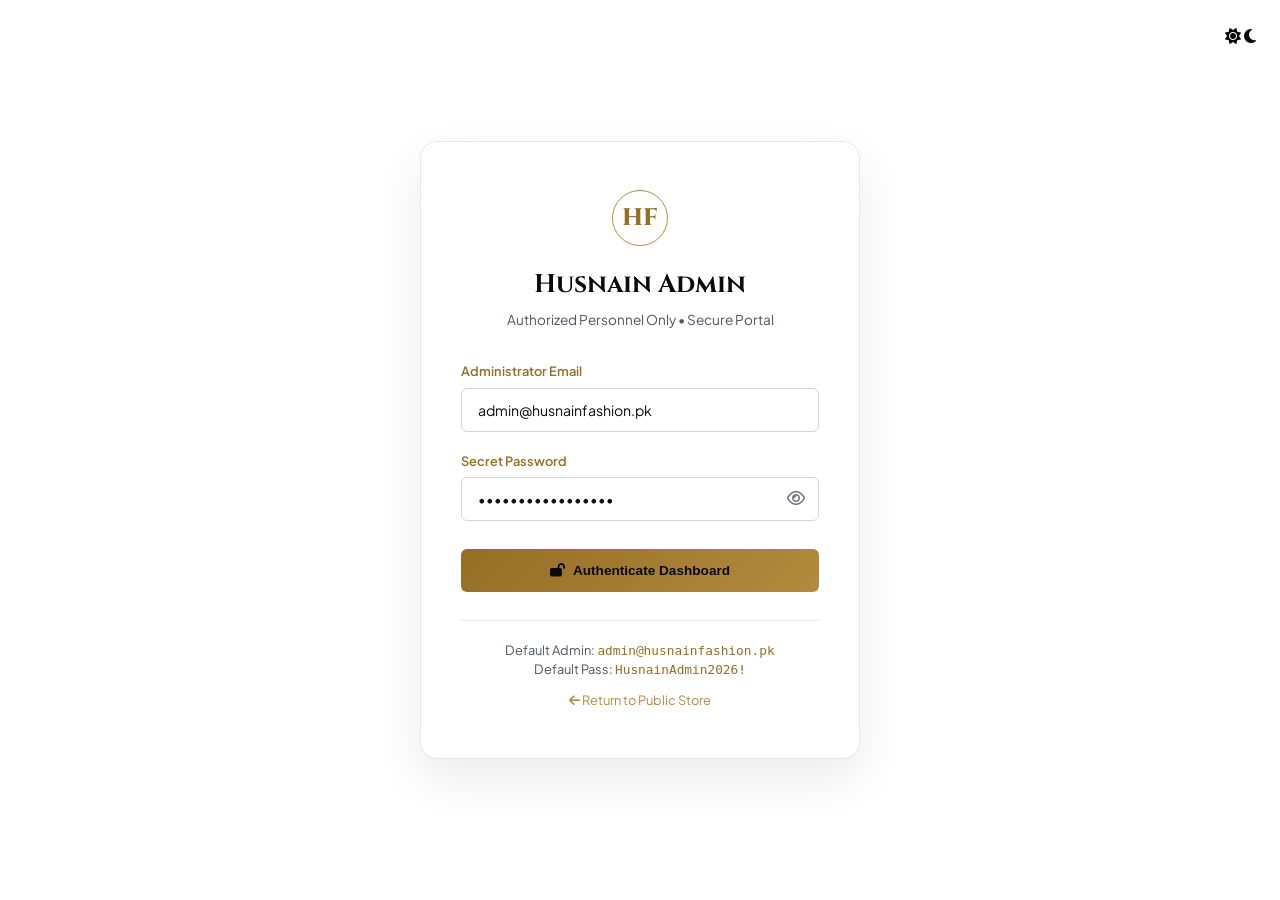
<file: admin.html>
<!DOCTYPE html>
<html lang="en">
<head>
    <meta charset="UTF-8">
    <meta name="viewport" content="width=device-width, initial-scale=1.0">
    <title>HUSNAIN FASHION — Executive Admin Dashboard</title>
    
    <!-- Google Fonts & Font Awesome -->
    <link rel="preconnect" href="https://fonts.googleapis.com">
    <link rel="preconnect" href="https://fonts.gstatic.com" crossorigin>
    <link href="https://fonts.googleapis.com/css2?family=Cinzel:wght@600;700;800&family=Plus+Jakarta+Sans:wght@300;400;500;600;700;800&display=swap" rel="stylesheet">
    <link rel="stylesheet" href="https://cdnjs.cloudflare.com/ajax/libs/font-awesome/6.5.1/css/all.min.css">
    
    <!-- Admin Stylesheet -->
    <link rel="stylesheet" href="css/admin.css">

    <!-- Immediate Theme Initialization to Prevent FOUC -->
    <script>
        (function() {
            var theme = localStorage.getItem('hf_theme') || localStorage.getItem('hf_theme_v2') || 'light';
            document.documentElement.setAttribute('data-theme', theme);
            localStorage.setItem('hf_theme', theme);
        })();
    </script>
</head>
<body>

    <!-- ====================================================================
         Admin Login Gate Screen (Shown if not authenticated as Admin)
         ==================================================================== -->
    <div class="admin-login-screen" id="adminLoginScreen">
        <div style="position: absolute; top: 1.5rem; right: 1.5rem;">
            <!-- Simple Theme Toggle Icons (White & Black) - No Button Backgrounds -->
            <div class="header-theme-icons" id="bwThemeSwitcherLogin" role="group" aria-label="Toggle Theme">
                <i class="fa-solid fa-sun theme-icon-opt theme-icon-white" onclick="setThemeMode('light'); event.stopPropagation();" title="White Mode (Sun)" role="button" aria-label="White Theme"></i>
                <i class="fa-solid fa-moon theme-icon-opt theme-icon-black" onclick="setThemeMode('dark'); event.stopPropagation();" title="Black Mode (Moon)" role="button" aria-label="Black Theme"></i>
            </div>
        </div>
        <div class="admin-login-box">
            <div class="sidebar-crest" style="margin: 0 auto 1.25rem; width: 56px; height: 56px; font-size: 1.5rem;">HF</div>
            <h2 style="font-family: 'Cinzel', serif; color: var(--text-main); font-size: 1.6rem; margin-bottom: 0.35rem;">Husnain Admin</h2>
            <p style="color: var(--text-muted); font-size: 0.85rem; margin-bottom: 2rem;">Authorized Personnel Only • Secure Portal</p>

            <form id="adminLoginForm" onsubmit="handleAdminLogin(event)">
                <div class="form-group" style="text-align: left; margin-bottom: 1.25rem;">
                    <label for="adminEmail">Administrator Email</label>
                    <input type="email" id="adminEmail" value="admin@husnainfashion.pk" required>
                </div>

                <div class="form-group" style="text-align: left; margin-bottom: 1.75rem;">
                    <label for="adminPassword">Secret Password</label>
                    <div class="password-input-wrap">
                        <input type="password" id="adminPassword" value="HusnainAdmin2026!" required>
                        <button type="button" class="btn-toggle-eye" onclick="togglePasswordVisibility('adminPassword', this)">
                            <i class="fa-regular fa-eye"></i>
                        </button>
                    </div>
                </div>

                <button type="submit" class="btn-gold" style="width: 100%; justify-content: center; padding: 0.85rem;">
                    <i class="fa-solid fa-lock-open"></i> Authenticate Dashboard
                </button>
            </form>

            <div style="margin-top: 1.75rem; padding-top: 1.25rem; border-top: 1px solid var(--border-subtle); font-size: 0.8rem; color: var(--text-muted);">
                <p>Default Admin: <code style="color: var(--gold-light);">admin@husnainfashion.pk</code></p>
                <p>Default Pass: <code style="color: var(--gold-light);">HusnainAdmin2026!</code></p>
                <a href="index.html" style="color: var(--gold-primary); text-decoration: none; display: inline-block; margin-top: 0.75rem;">
                    <i class="fa-solid fa-arrow-left"></i> Return to Public Store
                </a>
            </div>
        </div>
    </div>

    <!-- ====================================================================
         Main Admin Dashboard Layout
         ==================================================================== -->
    <div class="admin-wrapper" id="adminDashboardApp" style="display: none;">
        <!-- Backdrop for mobile drawer -->
        <div class="admin-sidebar-backdrop" id="adminSidebarBackdrop" onclick="closeAdminSidebar()"></div>

        <!-- Left Sidebar Navigation -->
        <aside class="admin-sidebar" id="adminSidebar">
            <div style="display: flex; align-items: center; justify-content: space-between; border-bottom: 1px solid var(--border-subtle);">
                <a href="admin.html" class="sidebar-brand" style="border-bottom: none; flex: 1;">
                    <div class="sidebar-crest">HF</div>
                    <div class="sidebar-brand-text">
                        <h3>HUSNAIN <span>ADMIN</span></h3>
                        <span>STORE MANAGEMENT</span>
                    </div>
                </a>
                <button class="admin-sidebar-close-btn" onclick="closeAdminSidebar()" title="Close Navigation" aria-label="Close sidebar">
                    <i class="fa-solid fa-xmark"></i>
                </button>
            </div>

            <nav class="sidebar-nav">
                <span class="nav-category-title">Core Management</span>
                <a class="sidebar-item active" onclick="switchAdminTab('overviewTab', this)">
                    <i class="fa-solid fa-chart-line"></i> Dashboard Overview
                </a>
                <a class="sidebar-item" onclick="switchAdminTab('productsTab', this)">
                    <i class="fa-solid fa-shirt"></i> Products Catalog
                </a>
                <a class="sidebar-item" onclick="switchAdminTab('offersTab', this)">
                    <i class="fa-solid fa-tags"></i> Special Offers & Deals
                </a>
                <a class="sidebar-item" onclick="switchAdminTab('ordersTab', this)">
                    <i class="fa-solid fa-box-open"></i> Customer Orders
                </a>
                <a class="sidebar-item" onclick="switchAdminTab('customersTab', this)">
                    <i class="fa-solid fa-users"></i> Registered Customers
                </a>

                <span class="nav-category-title">Storefront Navigation</span>
                <a href="index.html" class="sidebar-item" target="_blank">
                    <i class="fa-solid fa-store"></i> View Live Store ↗
                </a>
                <a href="customer.html" class="sidebar-item" target="_blank">
                    <i class="fa-solid fa-user-circle"></i> Customer Portal ↗
                </a>
            </nav>

            <div class="sidebar-footer">
                <div class="admin-profile-pill">
                    <div class="admin-avatar">A</div>
                    <div class="admin-info">
                        <h5 id="adminProfileName">Husnain Admin</h5>
                        <span>Super Administrator</span>
                    </div>
                </div>
                <button class="btn-sidebar-logout" onclick="adminLogout()" title="Log out">
                    <i class="fa-solid fa-arrow-right-from-bracket"></i>
                </button>
            </div>
        </aside>

        <!-- Main Content View -->
        <main class="admin-main">
            <!-- Top Bar -->
            <header class="admin-topbar">
                <div style="display: flex; align-items: center; gap: 0.85rem;">
                    <button class="btn-outline btn-sm admin-mobile-toggle" onclick="toggleAdminSidebar()" title="Toggle Menu" id="adminSidebarToggleBtn" aria-label="Toggle navigation menu">
                        <i class="fa-solid fa-bars"></i>
                    </button>
                    <div class="page-title-wrap">
                        <h1 id="tabHeaderTitle">Overview & Analytics</h1>
                        <p id="tabHeaderSubtitle">Real-time revenue, order metrics and inventory status</p>
                    </div>
                </div>
                <div class="topbar-actions">
                    <button class="btn-gold btn-sm" onclick="openAddProductModal()">
                        <i class="fa-solid fa-plus"></i> Add Product
                    </button>
                    <button class="btn-outline btn-sm" onclick="openAddOfferModal()">
                        <i class="fa-solid fa-percent"></i> New Offer
                    </button>
                    <!-- Simple Theme Toggle Icons (White & Black) - Far Right Side -->
                    <div class="header-theme-icons" id="bwThemeSwitcher" role="group" aria-label="Theme Selection">
                        <i class="fa-solid fa-sun theme-icon-opt theme-icon-white" onclick="setThemeMode('light'); event.stopPropagation();" title="White Mode (Sun)" role="button" aria-label="White Theme"></i>
                        <i class="fa-solid fa-moon theme-icon-opt theme-icon-black" onclick="setThemeMode('dark'); event.stopPropagation();" title="Black Mode (Moon)" role="button" aria-label="Black Theme"></i>
                    </div>
                </div>
            </header>

            <!-- ================================================================
                 TAB 1: Dashboard Overview & KPI Metrics
                 ================================================================ -->
            <section class="admin-tab-pane active" id="overviewTab">
                <!-- KPI Grid -->
                <div class="kpi-grid">
                    <div class="kpi-card">
                        <div class="kpi-text">
                            <span>Total Revenue (PKR)</span>
                            <h3 id="kpiRevenue">Rs. 0</h3>
                        </div>
                        <div class="kpi-icon"><i class="fa-solid fa-money-bill-trend-up"></i></div>
                    </div>
                    <div class="kpi-card">
                        <div class="kpi-text">
                            <span>Total Orders Placed</span>
                            <h3 id="kpiOrders">0</h3>
                        </div>
                        <div class="kpi-icon"><i class="fa-solid fa-cart-shopping"></i></div>
                    </div>
                    <div class="kpi-card">
                        <div class="kpi-text">
                            <span>Active Products</span>
                            <h3 id="kpiProducts">0</h3>
                        </div>
                        <div class="kpi-icon"><i class="fa-solid fa-shirt"></i></div>
                    </div>
                    <div class="kpi-card" onclick="switchAdminTab('customersTab', document.querySelectorAll('.sidebar-item')[4])" style="cursor: pointer;" title="Click to view all registered customers">
                        <div class="kpi-text">
                            <span>Registered Customers</span>
                            <h3 id="kpiCustomers">0</h3>
                        </div>
                        <div class="kpi-icon"><i class="fa-solid fa-users"></i></div>
                    </div>
                </div>

                <!-- Recent Orders Preview -->
                <div class="content-card">
                    <div class="card-header-bar">
                        <h3>Recent Customer Orders</h3>
                        <button class="btn-outline btn-sm" onclick="switchAdminTab('ordersTab', document.querySelectorAll('.sidebar-item')[3])">
                            View All Orders <i class="fa-solid fa-arrow-right"></i>
                        </button>
                    </div>
                    <div class="admin-table-responsive">
                        <table class="admin-table">
                            <thead>
                                <tr>
                                    <th>Order ID</th>
                                    <th>Customer</th>
                                    <th>Destination City</th>
                                    <th>Grand Total</th>
                                    <th>Payment</th>
                                    <th>Status</th>
                                    <th>Actions</th>
                                </tr>
                            </thead>
                            <tbody id="overviewRecentOrdersTable">
                                <tr><td colspan="7" style="text-align: center; color: var(--text-muted);">Loading recent orders...</td></tr>
                            </tbody>
                        </table>
                    </div>
                </div>
            </section>

            <!-- ================================================================
                 TAB 2: Products Catalog Management
                 ================================================================ -->
            <section class="admin-tab-pane" id="productsTab">
                <div class="content-card">
                    <div class="card-header-bar">
                        <div>
                            <h3>Product Inventory (Shirts, Trousers, Coats & Jackets)</h3>
                            <p style="font-size: 0.85rem; color: var(--text-muted); margin-top: 2px;">Manage Pakistani Rupee pricing, color palettes, sizing and seasonal collections.</p>
                        </div>
                        <button class="btn-gold" onclick="openAddProductModal()">
                            <i class="fa-solid fa-plus"></i> Add New Product
                        </button>
                    </div>

                    <!-- Category & Season Filter Bar -->
                    <div style="display: flex; gap: 1rem; margin-bottom: 1.5rem; flex-wrap: wrap;">
                        <input type="text" id="adminProductSearch" placeholder="Search by product name or ID..." style="flex: 1; min-width: 240px;" oninput="filterAdminProducts()">
                        <select id="adminCategoryFilter" onchange="filterAdminProducts()" style="min-width: 180px;">
                            <option value="all">All Categories</option>
                            <option value="shirts">Shirts</option>
                            <option value="trousers">Trousers</option>
                            <option value="coats-winter">Coats & Winter</option>
                        </select>
                        <select id="adminSeasonFilter" onchange="filterAdminProducts()" style="min-width: 160px;">
                            <option value="all">All Seasons</option>
                            <option value="summer">Summer ☀️</option>
                            <option value="winter">Winter ❄️</option>
                        </select>
                    </div>

                    <!-- Products Table -->
                    <div class="admin-table-responsive">
                        <table class="admin-table">
                            <thead>
                                <tr>
                                    <th>Image</th>
                                    <th>Product ID & Name</th>
                                    <th>Category & Subcategory</th>
                                    <th>Season</th>
                                    <th>Price (PKR)</th>
                                    <th>Colors</th>
                                    <th>Sizes</th>
                                    <th>Status</th>
                                    <th>Actions</th>
                                </tr>
                            </thead>
                            <tbody id="adminProductsTableBody">
                                <tr><td colspan="9" style="text-align: center; color: var(--text-muted);">Loading catalog...</td></tr>
                            </tbody>
                        </table>
                    </div>
                </div>
            </section>

            <!-- ================================================================
                 TAB 3: Special Offers & Discounts Management
                 ================================================================ -->
            <section class="admin-tab-pane" id="offersTab">
                <div class="content-card">
                    <div class="card-header-bar">
                        <div>
                            <h3>Promotional Offers, Bundles & Coupons</h3>
                            <p style="font-size: 0.85rem; color: var(--text-muted); margin-top: 2px;">Create Buy 1 Get 1 Free, Buy 2 10% OFF, Buy 3 20% OFF, Free Delivery & coupon codes.</p>
                        </div>
                        <button class="btn-gold" onclick="openAddOfferModal()">
                            <i class="fa-solid fa-plus"></i> Create New Offer
                        </button>
                    </div>

                    <!-- Offers Table -->
                    <div class="admin-table-responsive">
                        <table class="admin-table">
                            <thead>
                                <tr>
                                    <th>Code</th>
                                    <th>Offer Title & Description</th>
                                    <th>Type</th>
                                    <th>Discount %</th>
                                    <th>Scope</th>
                                    <th>Validity Period</th>
                                    <th>Active Toggle</th>
                                    <th>Actions</th>
                                </tr>
                            </thead>
                            <tbody id="adminOffersTableBody">
                                <tr><td colspan="8" style="text-align: center; color: var(--text-muted);">Loading promotional offers...</td></tr>
                            </tbody>
                        </table>
                    </div>
                </div>
            </section>

            <!-- ================================================================
                 TAB 4: Customer Orders & Logistics Management
                 ================================================================ -->
            <section class="admin-tab-pane" id="ordersTab">
                <div class="content-card">
                    <div class="card-header-bar">
                        <div>
                            <h3>Customer Orders Across Pakistan</h3>
                            <p style="font-size: 0.85rem; color: var(--text-muted); margin-top: 2px;">Track delivery statuses, COD payments and dispatch consignments via TCS / Leopards.</p>
                        </div>
                        <div style="display: flex; gap: 0.75rem;">
                            <select id="adminOrderStatusFilter" onchange="filterAdminOrders()" style="min-width: 180px;">
                                <option value="all">All Statuses</option>
                                <option value="Processing">Processing</option>
                                <option value="Dispatched">Dispatched</option>
                                <option value="Delivered">Delivered</option>
                                <option value="Cancelled">Cancelled</option>
                            </select>
                        </div>
                    </div>

                    <!-- Orders Table -->
                    <div class="admin-table-responsive">
                        <table class="admin-table">
                            <thead>
                                <tr>
                                    <th>Order ID</th>
                                    <th>Customer & Contact</th>
                                    <th>City & Address</th>
                                    <th>Garments Ordered</th>
                                    <th>Grand Total</th>
                                    <th>Payment Mode</th>
                                    <th>Status</th>
                                    <th>Courier</th>
                                    <th>Action</th>
                                </tr>
                            </thead>
                            <tbody id="adminOrdersTableBody">
                                <tr><td colspan="9" style="text-align: center; color: var(--text-muted);">Loading orders...</td></tr>
                            </tbody>
                        </table>
                    </div>
                </div>
            </section>

            <!-- ================================================================
                 TAB 5: Registered Customers Management
                 ================================================================ -->
            <section class="admin-tab-pane" id="customersTab">
                <div class="content-card">
                    <div class="card-header-bar">
                        <div>
                            <h3>Registered Store Customers</h3>
                            <p style="font-size: 0.85rem; color: var(--text-muted); margin-top: 2px;">Real customer registrations, contact numbers, order counts and total spend.</p>
                        </div>
                        <input type="text" id="adminCustomerSearch" placeholder="Search by customer name, email or city..." style="min-width: 260px;" oninput="filterAdminCustomers()">
                    </div>

                    <!-- Customers Table -->
                    <div class="admin-table-responsive">
                        <table class="admin-table">
                            <thead>
                                <tr>
                                    <th>Customer ID</th>
                                    <th>Full Name</th>
                                    <th>Email Address</th>
                                    <th>Contact Phone</th>
                                    <th>City / Destination</th>
                                    <th>Total Orders</th>
                                    <th>Total Spend (PKR)</th>
                                    <th>Registration Date</th>
                                </tr>
                            </thead>
                            <tbody id="adminCustomersTableBody">
                                <tr><td colspan="8" style="text-align: center; color: var(--text-muted);">Loading registered customers...</td></tr>
                            </tbody>
                        </table>
                    </div>
                </div>
            </section>
        </main>
    </div>

    <!-- ====================================================================
         MODAL: Add / Edit Product
         ==================================================================== -->
    <div class="admin-modal-overlay" id="productModal">
        <div class="admin-modal-box">
            <button class="admin-modal-close" onclick="closeAdminModal('productModal')">&times;</button>
            <h3 id="productModalTitle" style="font-family: 'Cinzel', serif; color: var(--text-main); margin-bottom: 1.5rem;">Add New Garment</h3>

            <form id="productForm" onsubmit="saveProduct(event)">
                <input type="hidden" id="prodEditId">

                <div class="form-grid">
                    <div class="form-group full-width">
                        <label for="prodName">Product Title *</label>
                        <input type="text" id="prodName" placeholder="e.g. Imperial Oxford Casual Shirt" required>
                    </div>

                    <div class="form-group">
                        <label for="prodCategory">Category *</label>
                        <select id="prodCategory" onchange="updateSubCategories()" required>
                            <option value="shirts">Shirts</option>
                            <option value="trousers">Trousers</option>
                            <option value="coats-winter">Coats & Winter</option>
                        </select>
                    </div>

                    <div class="form-group">
                        <label for="prodSubCategory">Subcategory *</label>
                        <select id="prodSubCategory" required>
                            <!-- Dynamically populated based on category -->
                        </select>
                    </div>

                    <div class="form-group">
                        <label for="prodSeason">Season *</label>
                        <select id="prodSeason" required>
                            <option value="summer">Summer ☀️</option>
                            <option value="winter">Winter ❄️</option>
                            <option value="all-season">All-Season</option>
                        </select>
                    </div>

                    <div class="form-group">
                        <label for="prodBadge">Discount Badge Text</label>
                        <input type="text" id="prodBadge" placeholder="e.g. 20% OFF or BESTSELLER">
                    </div>

                    <div class="form-group">
                        <label for="prodOriginalPrice">Original Price (PKR) *</label>
                        <input type="number" id="prodOriginalPrice" min="500" max="100000" placeholder="e.g. 3499" required>
                    </div>

                    <div class="form-group">
                        <label for="prodDiscountPrice">Discounted Selling Price (PKR) *</label>
                        <input type="number" id="prodDiscountPrice" min="500" max="100000" placeholder="e.g. 2799" required>
                    </div>

                    <!-- Image Upload or URL -->
                    <div class="form-group full-width">
                        <label>Primary Image URL or File Upload *</label>
                        <div style="display: flex; gap: 0.75rem;">
                            <input type="text" id="prodImageUrl" placeholder="https://images.unsplash.com/... or paste image link" style="flex: 1;" required>
                            <label class="btn-outline btn-sm" style="cursor: pointer; display: flex; align-items: center;">
                                <i class="fa-solid fa-upload"></i> Upload
                                <input type="file" id="prodImageFile" accept="image/*" style="display: none;" onchange="handleImageFileUpload(this)">
                            </label>
                        </div>
                    </div>

                    <!-- Colors Selection -->
                    <div class="form-group full-width">
                        <label>Color Options (Click to add dynamic colors)</label>
                        <div id="colorsListContainer" style="display: flex; flex-direction: column; gap: 0.5rem; margin-bottom: 0.5rem;"></div>
                        <button type="button" class="btn-outline btn-sm" onclick="addColorRow('', '#111111')">
                            <i class="fa-solid fa-plus"></i> Add Color Swatch
                        </button>
                    </div>

                    <!-- Available Sizes -->
                    <div class="form-group full-width">
                        <label>Available Sizes *</label>
                        <div style="display: flex; gap: 1rem; flex-wrap: wrap;">
                            <label><input type="checkbox" name="prodSizes" value="S" checked> S</label>
                            <label><input type="checkbox" name="prodSizes" value="M" checked> M</label>
                            <label><input type="checkbox" name="prodSizes" value="L" checked> L</label>
                            <label><input type="checkbox" name="prodSizes" value="XL" checked> XL</label>
                            <label><input type="checkbox" name="prodSizes" value="XXL" checked> XXL</label>
                        </div>
                    </div>

                    <div class="form-group full-width">
                        <label for="prodFabric">Fabric Composition</label>
                        <input type="text" id="prodFabric" placeholder="e.g. 100% Breathable Egyptian Giza Cotton">
                    </div>

                    <div class="form-group">
                        <label for="prodFit">Fit / Cut</label>
                        <input type="text" id="prodFit" placeholder="e.g. Slim Modern Fit">
                    </div>

                    <div class="form-group">
                        <label for="prodCare">Care Instructions</label>
                        <input type="text" id="prodCare" placeholder="e.g. Machine wash cold, dry clean recommended">
                    </div>

                    <div class="form-group full-width">
                        <label for="prodDesc">Product Description</label>
                        <textarea id="prodDesc" rows="3" placeholder="Describe the tailoring, drape, occasions..."></textarea>
                    </div>
                </div>

                <div style="margin-top: 2rem; display: flex; justify-content: flex-end; gap: 1rem;">
                    <button type="button" class="btn-outline" onclick="closeAdminModal('productModal')">Cancel</button>
                    <button type="submit" class="btn-gold"><i class="fa-solid fa-floppy-disk"></i> Save Garment</button>
                </div>
            </form>
        </div>
    </div>

    <!-- ====================================================================
         MODAL: Create / Edit Special Offer & Coupon
         ==================================================================== -->
    <div class="admin-modal-overlay" id="offerModal">
        <div class="admin-modal-box">
            <button class="admin-modal-close" onclick="closeAdminModal('offerModal')">&times;</button>
            <h3 id="offerModalTitle" style="font-family: 'Cinzel', serif; color: var(--text-main); margin-bottom: 1.5rem;">Create New Offer & Coupon</h3>

            <form id="offerForm" onsubmit="saveOffer(event)">
                <input type="hidden" id="offerEditId">

                <div class="form-grid">
                    <div class="form-group">
                        <label for="offerCode">Coupon Code (Uppercase) *</label>
                        <input type="text" id="offerCode" placeholder="e.g. SUMMER20 or WINTER30" style="text-transform: uppercase;" required>
                    </div>

                    <div class="form-group">
                        <label for="offerType">Offer Type *</label>
                        <select id="offerType" onchange="adjustOfferTypeFields()" required>
                            <option value="percentage">Percentage Discount (10%, 20%, 30%, 50%)</option>
                            <option value="bogo">Buy 1 Get 1 Free (BOGO)</option>
                            <option value="buy2_10">Buy 2 Get 10% OFF</option>
                            <option value="buy3_20">Buy 3 Get 20% OFF</option>
                            <option value="free_shipping">Free Home Delivery Threshold</option>
                        </select>
                    </div>

                    <div class="form-group full-width">
                        <label for="offerTitle">Offer Display Title *</label>
                        <input type="text" id="offerTitle" placeholder="e.g. Summer Breeze 20% Discount" required>
                    </div>

                    <div class="form-group">
                        <label for="offerDiscountPercent">Discount Percentage (%)</label>
                        <select id="offerDiscountPercent">
                            <option value="10">10% OFF</option>
                            <option value="20">20% OFF</option>
                            <option value="30">30% OFF</option>
                            <option value="50">50% OFF (Mega Sale)</option>
                            <option value="0">0% (For Free Delivery / Custom)</option>
                        </select>
                    </div>

                    <div class="form-group">
                        <label for="offerMinOrder">Minimum Order Amount (PKR)</label>
                        <input type="number" id="offerMinOrder" value="0" min="0" placeholder="0 for no minimum">
                    </div>

                    <div class="form-group">
                        <label for="offerScope">Applicable Scope</label>
                        <select id="offerScope">
                            <option value="storewide">Storewide (All Garments)</option>
                            <option value="shirts">Shirts Only</option>
                            <option value="winter">Winter Collection Only</option>
                            <option value="trousers">Trousers Only</option>
                        </select>
                    </div>

                    <div class="form-group">
                        <label for="offerStartDate">Start Date *</label>
                        <input type="date" id="offerStartDate" required>
                    </div>

                    <div class="form-group">
                        <label for="offerExpiryDate">Expiry Date *</label>
                        <input type="date" id="offerExpiryDate" required>
                    </div>

                    <div class="form-group full-width">
                        <label for="offerDesc">Description for Customers</label>
                        <input type="text" id="offerDesc" placeholder="e.g. Enjoy 20% off all summer linens and oxford shirts">
                    </div>
                </div>

                <div style="margin-top: 2rem; display: flex; justify-content: flex-end; gap: 1rem;">
                    <button type="button" class="btn-outline" onclick="closeAdminModal('offerModal')">Cancel</button>
                    <button type="submit" class="btn-gold"><i class="fa-solid fa-floppy-disk"></i> Save & Publish Offer</button>
                </div>
            </form>
        </div>
    </div>

    <!-- ====================================================================
         MODAL: Order Details & Status Update
         ==================================================================== -->
    <div class="admin-modal-overlay" id="orderModal">
        <div class="admin-modal-box">
            <button class="admin-modal-close" onclick="closeAdminModal('orderModal')">&times;</button>
            <h3 style="font-family: 'Cinzel', serif; color: var(--text-main); margin-bottom: 0.5rem;">Order Details: <span id="viewOrderId" style="color: var(--gold-light);"></span></h3>
            <p style="color: var(--text-muted); font-size: 0.85rem; margin-bottom: 1.5rem;" id="viewOrderDate"></p>

            <div style="display: grid; grid-template-columns: 1fr 1fr; gap: 1.5rem; margin-bottom: 1.5rem; background: var(--bg-dark); border: 1px solid var(--border-subtle); padding: 1.25rem; border-radius: var(--radius-sm);">
                <div>
                    <h5 style="color: var(--gold-light); font-size: 0.82rem; text-transform: uppercase;">Consignee Information</h5>
                    <p id="viewOrderCustomer" style="color: var(--text-main); font-weight: 700; margin-top: 4px;"></p>
                    <p id="viewOrderPhone" style="color: var(--text-muted); font-size: 0.85rem;"></p>
                    <p id="viewOrderEmail" style="color: var(--text-muted); font-size: 0.85rem;"></p>
                </div>
                <div>
                    <h5 style="color: var(--gold-light); font-size: 0.82rem; text-transform: uppercase;">Shipping Destination</h5>
                    <p id="viewOrderAddress" style="color: var(--text-main); font-size: 0.88rem; margin-top: 4px;"></p>
                    <p id="viewOrderCity" style="color: var(--gold-primary); font-weight: 700;"></p>
                </div>
            </div>

            <!-- Items List -->
            <h5 style="color: var(--text-main); font-size: 0.95rem; margin-bottom: 0.75rem;">Garments Ordered</h5>
            <div id="viewOrderItemsList" style="margin-bottom: 1.5rem; max-height: 200px; overflow-y: auto;"></div>

            <!-- Financials -->
            <div style="display: flex; justify-content: space-between; border-top: 1px solid var(--border-subtle); padding-top: 1rem; margin-bottom: 1.5rem; font-size: 0.95rem;">
                <div>
                    <span>Payment Mode: <strong id="viewOrderPayment" style="color: #2ecc71;"></strong></span>
                </div>
                <div style="text-align: right;">
                    <div>Grand Total: <strong id="viewOrderTotal" style="color: var(--gold-bright); font-size: 1.3rem;"></strong></div>
                </div>
            </div>

            <!-- Update Status Section -->
            <div style="background: rgba(197,160,89,0.08); border: 1px solid var(--border-gold); border-radius: var(--radius-sm); padding: 1.25rem;">
                <h5 style="color: var(--gold-light); margin-bottom: 0.75rem; font-size: 0.85rem; text-transform: uppercase;">Update Order & Courier Status</h5>
                <div style="display: flex; gap: 1rem; flex-wrap: wrap;">
                    <select id="updateOrderStatusSelect" style="flex: 1;">
                        <option value="Processing">Processing (At Tailoring Facility)</option>
                        <option value="Dispatched">Dispatched (Handed over to TCS / Leopards)</option>
                        <option value="Delivered">Delivered (COD Collected)</option>
                        <option value="Cancelled">Cancelled</option>
                    </select>
                    <input type="text" id="updateOrderNote" placeholder="Tracking note (e.g. Rider Out in Gulberg)" style="flex: 2;">
                    <button class="btn-gold" onclick="submitOrderStatusUpdate()">Update Status</button>
                </div>
            </div>
        </div>
    </div>


    <!-- Admin JavaScript Engine -->
    <script src="js/admin.js"></script>
</body>
</html>
</file>
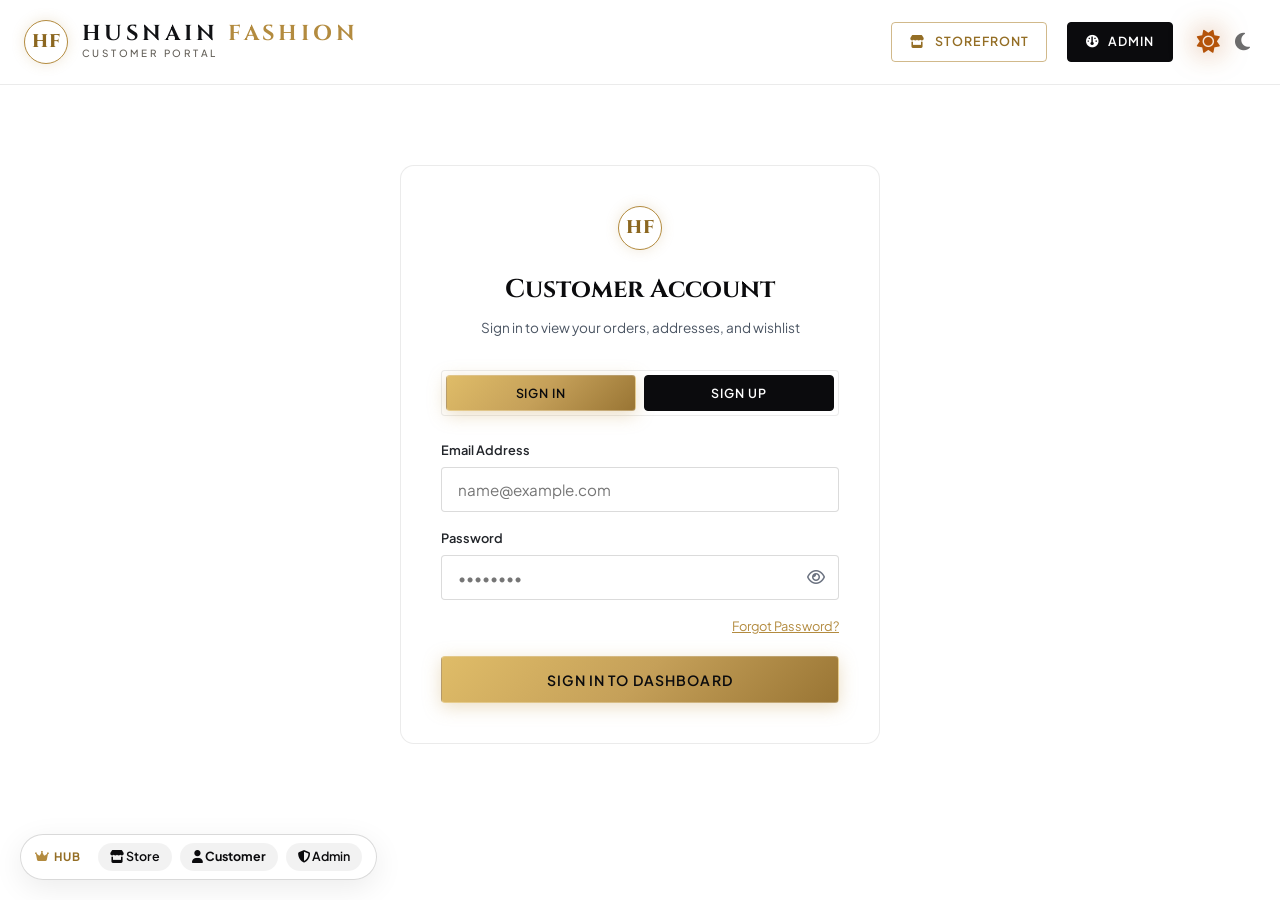
<file: customer.html>
<!DOCTYPE html>
<html lang="en">
<head>
    <meta charset="UTF-8">
    <meta name="viewport" content="width=device-width, initial-scale=1.0">
    <title>My Account — HUSNAIN FASHION</title>

    <!-- Google Fonts & Font Awesome -->
    <link rel="preconnect" href="https://fonts.googleapis.com">
    <link rel="preconnect" href="https://fonts.gstatic.com" crossorigin>
    <link href="https://fonts.googleapis.com/css2?family=Cinzel:wght@600;700;800&family=Plus+Jakarta+Sans:wght@300;400;500;600;700;800&display=swap" rel="stylesheet">
    <link rel="stylesheet" href="https://cdnjs.cloudflare.com/ajax/libs/font-awesome/6.5.1/css/all.min.css">
    
    <!-- Stylesheets -->
    <link rel="stylesheet" href="css/styles.css">

    <!-- Immediate Theme Initialization to Prevent FOUC -->
    <script>
        (function() {
            var theme = localStorage.getItem('hf_theme') || localStorage.getItem('hf_theme_v2') || 'light';
            document.documentElement.setAttribute('data-theme', theme);
            localStorage.setItem('hf_theme', theme);
        })();
    </script>
    <style>
        .dashboard-wrapper {
            padding: 3rem 0 6rem;
            min-height: 80vh;
        }
        .dashboard-grid {
            display: grid;
            grid-template-columns: 280px 1fr;
            gap: 2.5rem;
            align-items: flex-start;
        }
        .dashboard-sidebar {
            background: var(--color-bg-secondary);
            border: 1px solid var(--color-card-border);
            border-radius: var(--radius-md);
            padding: 1.75rem 1.25rem;
            display: flex;
            flex-direction: column;
            gap: 0.5rem;
        }
        .customer-card-header {
            text-align: center;
            padding-bottom: 1.5rem;
            margin-bottom: 1rem;
            border-bottom: 1px solid rgba(255, 255, 255, 0.08);
        }
        .customer-avatar {
            width: 68px;
            height: 68px;
            border-radius: 50%;
            background: linear-gradient(135deg, var(--color-gold-light), var(--color-gold));
            color: #0b0b0d;
            font-family: var(--font-heading);
            font-size: 1.8rem;
            font-weight: 800;
            display: flex;
            align-items: center;
            justify-content: center;
            margin: 0 auto 0.75rem;
            box-shadow: 0 4px 15px var(--color-gold-glow);
        }
        .dash-nav-btn {
            display: flex;
            align-items: center;
            gap: 0.85rem;
            padding: 0.85rem 1rem;
            border-radius: var(--radius-sm);
            color: var(--color-text-muted);
            font-size: 0.9rem;
            font-weight: 600;
            cursor: pointer;
            border: 1px solid transparent;
            transition: all 0.2s;
            text-align: left;
            background: none;
            width: 100%;
        }
        .dash-nav-btn:hover,
        .dash-nav-btn.active {
            background: rgba(197, 160, 89, 0.12);
            color: var(--color-text-main);
            border-color: rgba(197, 160, 89, 0.3);
        }
        .dash-nav-btn i {
            width: 20px;
            color: var(--color-gold);
        }
        .dash-tab-content {
            background: var(--color-bg-secondary);
            border: 1px solid var(--color-card-border);
            border-radius: var(--radius-md);
            padding: 2.2rem;
            min-height: 480px;
        }
        .tab-panel {
            display: none;
            animation: fadeIn 0.3s ease;
        }
        .tab-panel.active {
            display: block;
        }
        .order-card-item {
            background: var(--color-bg);
            border: 1px solid var(--color-card-border);
            border-radius: var(--radius-md);
            padding: 1.5rem;
            margin-bottom: 1.5rem;
            transition: border-color 0.2s;
        }
        .order-card-item:hover {
            border-color: var(--color-gold);
        }
        .address-card {
            background: var(--color-bg);
            border: 1px solid var(--color-card-border);
            border-radius: var(--radius-sm);
            padding: 1.25rem;
            position: relative;
        }
        .address-card.is-default {
            border-color: var(--color-gold);
        }
        @media (max-width: 860px) {
            .dashboard-grid {
                grid-template-columns: 1fr;
            }
            .dashboard-wrapper {
                padding: 1.5rem 0 4rem;
            }
            .dash-tab-content {
                padding: 1.25rem;
            }
        }
        @media (max-width: 480px) {
            .header .header-actions .btn {
                padding: 0.45rem 0.65rem;
                font-size: 0.78rem;
            }
            .brand-name {
                font-size: 1.1rem;
            }
            .brand-sub {
                display: none;
            }
        }
    </style>
</head>
<body>

    <!-- Header Navigation Bar -->
    <header class="header">
        <div class="container header-container">
            <a href="index.html" class="brand-logo">
                <div class="logo-crest">HF</div>
                <div class="brand-text">
                    <span class="brand-name">HUSNAIN <span>FASHION</span></span>
                    <span class="brand-sub">CUSTOMER PORTAL</span>
                </div>
            </a>

            <div class="header-actions">
                <a href="index.html" class="btn btn-outline btn-sm">
                    <i class="fa-solid fa-store"></i> <span class="hide-mobile">Storefront</span>
                </a>
                <a href="admin.html" class="btn btn-dark btn-sm hide-mobile" target="_blank">
                    <i class="fa-solid fa-gauge"></i> Admin
                </a>
                <button class="btn btn-gold btn-sm" id="customerLogoutBtn" onclick="customerLogout()">
                    <i class="fa-solid fa-arrow-right-from-bracket"></i> <span class="hide-mobile">Logout</span>
                </button>
                <!-- Simple Theme Toggle Icons (White & Black) - Far Right Side -->
                <div class="header-theme-icons" id="bwThemeSwitcher" role="group" aria-label="Theme Selection">
                    <i class="fa-solid fa-sun theme-icon-opt theme-icon-white" onclick="setThemeMode('light'); event.stopPropagation();" title="White Mode (Sun)" role="button" aria-label="White Theme"></i>
                    <i class="fa-solid fa-moon theme-icon-opt theme-icon-black" onclick="setThemeMode('dark'); event.stopPropagation();" title="Black Mode (Moon)" role="button" aria-label="Black Theme"></i>
                </div>
            </div>
        </div>
    </header>

    <!-- Main Dashboard Section -->
    <div class="dashboard-wrapper">
        <div class="container">
            <!-- Auth Gate if not logged in -->
            <div id="customerAuthGate" style="max-width: 480px; margin: 2rem auto; display: none;">
                <div style="background: var(--color-bg-secondary); border: 1px solid var(--color-card-border); border-radius: var(--radius-lg); padding: 2.5rem; text-align: center;">
                    <div class="logo-crest" style="margin: 0 auto 1.25rem;">HF</div>
                    <h3 style="font-family: var(--font-heading); color: var(--color-text-main); font-size: 1.6rem; margin-bottom: 0.35rem;">Customer Account</h3>
                    <p style="color: var(--color-text-muted); font-size: 0.85rem; margin-bottom: 2rem;">Sign in to view your orders, addresses, and wishlist</p>

                    <!-- Tabs: Login vs Signup -->
                    <div style="display: flex; gap: 0.5rem; margin-bottom: 1.5rem; background: var(--color-bg); border: 1px solid var(--color-card-border); padding: 4px; border-radius: var(--radius-sm);">
                        <button class="btn btn-sm btn-gold" id="tabBtnLogin" style="flex: 1;" onclick="toggleCustomerAuthTab('login')">Sign In</button>
                        <button class="btn btn-sm btn-dark" id="tabBtnSignup" style="flex: 1;" onclick="toggleCustomerAuthTab('signup')">Sign Up</button>
                    </div>

                    <!-- Login Form -->
                    <form id="portalLoginForm" onsubmit="handleCustomerLogin(event)">
                        <div class="form-group" style="text-align: left; margin-bottom: 1rem;">
                            <label for="custEmail">Email Address</label>
                            <input type="email" id="custEmail" placeholder="name@example.com" required>
                        </div>
                        <div class="form-group" style="text-align: left; margin-bottom: 1rem;">
                            <label for="custPassword">Password</label>
                            <div class="password-input-wrap">
                                <input type="password" id="custPassword" placeholder="••••••••" required>
                                <button type="button" class="btn-toggle-eye" onclick="togglePasswordVisibility('custPassword', this)">
                                    <i class="fa-regular fa-eye"></i>
                                </button>
                            </div>
                        </div>
                        <div style="display: flex; justify-content: flex-end; align-items: center; margin-bottom: 1.25rem; font-size: 0.8rem;">
                            <a href="javascript:void(0)" onclick="openForgotPasswordFlow()" style="color: var(--color-gold); text-decoration: underline;">Forgot Password?</a>
                        </div>
                        <button type="submit" class="btn btn-gold btn-block">Sign In to Dashboard</button>
                    </form>

                    <!-- Signup Form -->
                    <form id="portalSignupForm" onsubmit="handleCustomerSignup(event)" style="display: none;">
                        <div class="form-group" style="text-align: left; margin-bottom: 0.85rem;">
                            <label for="regName">Full Name *</label>
                            <input type="text" id="regName" placeholder="e.g. Daniyal Raza" required>
                        </div>
                        <div class="form-group" style="text-align: left; margin-bottom: 0.85rem;">
                            <label for="regEmail">Email Address *</label>
                            <input type="email" id="regEmail" placeholder="daniyal@example.com" required>
                        </div>
                        <div class="form-group" style="text-align: left; margin-bottom: 0.85rem;">
                            <label for="regPhone">Mobile Number in Pakistan *</label>
                            <input type="tel" id="regPhone" placeholder="0300 1234567" required>
                        </div>
                        <div class="form-group" style="text-align: left; margin-bottom: 0.85rem;">
                            <label for="regCity">City in Pakistan</label>
                            <input type="text" id="regCity" placeholder="Lahore / Karachi / Islamabad">
                        </div>
                        <div class="form-group" style="text-align: left; margin-bottom: 0.85rem;">
                            <label for="regPassword">Create Password (Min 6 chars) *</label>
                            <div class="password-input-wrap">
                                <input type="password" id="regPassword" placeholder="••••••••" required>
                                <button type="button" class="btn-toggle-eye" onclick="togglePasswordVisibility('regPassword', this)">
                                    <i class="fa-regular fa-eye"></i>
                                </button>
                            </div>
                        </div>
                        <div class="form-group" style="text-align: left; margin-bottom: 1.25rem;">
                            <label for="regConfirmPassword">Confirm Password *</label>
                            <div class="password-input-wrap">
                                <input type="password" id="regConfirmPassword" placeholder="••••••••" required>
                                <button type="button" class="btn-toggle-eye" onclick="togglePasswordVisibility('regConfirmPassword', this)">
                                    <i class="fa-regular fa-eye"></i>
                                </button>
                            </div>
                        </div>
                        <button type="submit" class="btn btn-gold btn-block">Create Customer Account</button>
                    </form>
                </div>
            </div>

            <!-- Customer Portal Main Layout -->
            <div class="dashboard-grid" id="customerDashboardMain" style="display: none;">
                <!-- Sidebar -->
                <aside class="dashboard-sidebar">
                    <div class="customer-card-header">
                        <div class="customer-avatar" id="dashAvatar">H</div>
                        <h4 style="font-family: var(--font-heading); color: var(--color-text-main); font-size: 1.2rem; margin-bottom: 2px;" id="dashCustomerName">Customer</h4>
                        <span style="font-size: 0.78rem; color: var(--color-gold);" id="dashCustomerEmail">customer@example.com</span>
                    </div>

                    <button class="dash-nav-btn active" onclick="switchCustomerTab('tabOrders', this)">
                        <i class="fa-solid fa-box"></i> My Orders & History
                    </button>
                    <button class="dash-nav-btn" onclick="switchCustomerTab('tabProfile', this)">
                        <i class="fa-solid fa-user"></i> My Profile Details
                    </button>
                    <button class="dash-nav-btn" onclick="switchCustomerTab('tabAddresses', this)">
                        <i class="fa-solid fa-map-location-dot"></i> Saved Addresses
                    </button>
                    <button class="dash-nav-btn" onclick="switchCustomerTab('tabPassword', this)">
                        <i class="fa-solid fa-key"></i> Change Password
                    </button>
                    <button class="dash-nav-btn" onclick="switchCustomerTab('tabWishlist', this)">
                        <i class="fa-solid fa-heart"></i> My Wishlist
                    </button>
                </aside>

                <!-- Tabs Content -->
                <main class="dash-tab-content">
                    <!-- 1. Orders Tab -->
                    <section class="tab-panel active" id="tabOrders">
                        <div class="flex-between" style="margin-bottom: 1.5rem; padding-bottom: 1rem; border-bottom: 1px solid var(--color-card-border);">
                            <div>
                                <h3 style="font-family: var(--font-heading); color: var(--color-text-main); font-size: 1.4rem;">Order History</h3>
                                <p style="font-size: 0.85rem; color: var(--color-text-muted);">Real-time dispatch and tracking statuses across Pakistan</p>
                            </div>
                            <a href="index.html#shop-section" class="btn btn-gold btn-sm"><i class="fa-solid fa-plus"></i> Shop More</a>
                        </div>
                        <div id="customerOrdersContainer">
                            <p style="text-align: center; color: var(--color-text-muted); padding: 3rem 0;">Loading your order history...</p>
                        </div>
                    </section>

                    <!-- 2. Profile Details Tab -->
                    <section class="tab-panel" id="tabProfile">
                        <div style="margin-bottom: 1.5rem; padding-bottom: 1rem; border-bottom: 1px solid var(--color-card-border);">
                            <h3 style="font-family: var(--font-heading); color: var(--color-text-main); font-size: 1.4rem;">Personal Profile</h3>
                            <p style="font-size: 0.85rem; color: var(--color-text-muted);">Manage your name, phone number, and city for faster checkout</p>
                        </div>

                        <form onsubmit="handleProfileUpdate(event)" style="max-width: 540px;">
                            <div class="form-group" style="margin-bottom: 1.25rem;">
                                <label for="profName">Full Name</label>
                                <input type="text" id="profName" required>
                            </div>
                            <div class="form-group" style="margin-bottom: 1.25rem;">
                                <label for="profEmail">Email Address (Read-only)</label>
                                <input type="email" id="profEmail" disabled style="opacity: 0.6; cursor: not-allowed;">
                            </div>
                            <div class="form-group" style="margin-bottom: 1.25rem;">
                                <label for="profPhone">Mobile Number in Pakistan</label>
                                <input type="tel" id="profPhone" placeholder="0300 1234567" required>
                            </div>
                            <div class="form-group" style="margin-bottom: 1.75rem;">
                                <label for="profCity">City in Pakistan</label>
                                <input type="text" id="profCity" placeholder="Lahore / Karachi / Islamabad">
                            </div>
                            <button type="submit" class="btn btn-gold"><i class="fa-solid fa-floppy-disk"></i> Save Profile</button>
                        </form>
                    </section>

                    <!-- 3. Saved Addresses Tab -->
                    <section class="tab-panel" id="tabAddresses">
                        <div class="flex-between" style="margin-bottom: 1.5rem; padding-bottom: 1rem; border-bottom: 1px solid var(--color-card-border);">
                            <div>
                                <h3 style="font-family: var(--font-heading); color: var(--color-text-main); font-size: 1.4rem;">Saved Delivery Addresses</h3>
                                <p style="font-size: 0.85rem; color: var(--color-text-muted);">Manage doorstep delivery locations across Pakistan</p>
                            </div>
                            <button class="btn btn-gold btn-sm" onclick="toggleNewAddressForm()">
                                <i class="fa-solid fa-plus"></i> Add Address
                            </button>
                        </div>

                        <!-- Add Address Form -->
                        <div id="newAddressFormContainer" style="display: none; background: var(--color-bg-secondary); border: 1px solid var(--color-card-border); border-radius: var(--radius-sm); padding: 1.5rem; margin-bottom: 2rem;">
                            <h4 style="color: var(--color-gold); font-size: 1rem; margin-bottom: 1rem;">Add New Address</h4>
                            <form onsubmit="handleSaveAddress(event)">
                                <div class="form-grid">
                                    <div class="form-group">
                                        <label for="addrLabel">Label</label>
                                        <input type="text" id="addrLabel" placeholder="e.g. Home, Office, Farmhouse" required>
                                    </div>
                                    <div class="form-group">
                                        <label for="addrRecipient">Recipient Name *</label>
                                        <input type="text" id="addrRecipient" required>
                                    </div>
                                    <div class="form-group">
                                        <label for="addrPhone">Recipient Mobile *</label>
                                        <input type="tel" id="addrPhone" placeholder="0300 1234567" required>
                                    </div>
                                    <div class="form-group">
                                        <label for="addrCity">City in Pakistan *</label>
                                        <input type="text" id="addrCity" placeholder="e.g. Lahore / Karachi" required>
                                    </div>
                                    <div class="form-group full-width">
                                        <label for="addrLine">Street Address / House / Sector *</label>
                                        <input type="text" id="addrLine" placeholder="e.g. House #45, Street 12, DHA Phase 6" required>
                                    </div>
                                    <div class="form-group">
                                        <label for="addrPostal">Postal Code</label>
                                        <input type="text" id="addrPostal" placeholder="54000">
                                    </div>
                                    <div class="form-group" style="justify-content: center;">
                                        <label style="display: flex; align-items: center; gap: 0.5rem; cursor: pointer; color: #fff;">
                                            <input type="checkbox" id="addrDefault" style="accent-color: var(--color-gold);"> Set as default delivery address
                                        </label>
                                    </div>
                                </div>
                                <div style="display: flex; gap: 1rem; margin-top: 1.5rem;">
                                    <button type="submit" class="btn btn-gold btn-sm">Save Address</button>
                                    <button type="button" class="btn btn-outline btn-sm" onclick="toggleNewAddressForm()">Cancel</button>
                                </div>
                            </form>
                        </div>

                        <!-- Addresses Grid -->
                        <div id="customerAddressesGrid" style="display: grid; grid-template-columns: repeat(auto-fill, minmax(280px, 1fr)); gap: 1.25rem;"></div>
                    </section>

                    <!-- 4. Change Password Tab -->
                    <section class="tab-panel" id="tabPassword">
                        <div style="margin-bottom: 1.5rem; padding-bottom: 1rem; border-bottom: 1px solid var(--color-card-border);">
                            <h3 style="font-family: var(--font-heading); color: var(--color-text-main); font-size: 1.4rem;">Security & Password</h3>
                            <p style="font-size: 0.85rem; color: var(--color-text-muted);">Ensure your account stays protected with salted cryptographic hashing</p>
                        </div>

                        <form onsubmit="handleChangePassword(event)" style="max-width: 480px;">
                            <div class="form-group" style="margin-bottom: 1.25rem;">
                                <label for="currPass">Current Password *</label>
                                <div class="password-input-wrap">
                                    <input type="password" id="currPass" required>
                                    <button type="button" class="btn-toggle-eye" onclick="togglePasswordVisibility('currPass', this)">
                                        <i class="fa-regular fa-eye"></i>
                                    </button>
                                </div>
                            </div>
                            <div class="form-group" style="margin-bottom: 1.25rem;">
                                <label for="newPass">New Password (Min 6 characters) *</label>
                                <div class="password-input-wrap">
                                    <input type="password" id="newPass" required>
                                    <button type="button" class="btn-toggle-eye" onclick="togglePasswordVisibility('newPass', this)">
                                        <i class="fa-regular fa-eye"></i>
                                    </button>
                                </div>
                            </div>
                            <div class="form-group" style="margin-bottom: 1.75rem;">
                                <label for="confNewPass">Confirm New Password *</label>
                                <div class="password-input-wrap">
                                    <input type="password" id="confNewPass" required>
                                    <button type="button" class="btn-toggle-eye" onclick="togglePasswordVisibility('confNewPass', this)">
                                        <i class="fa-regular fa-eye"></i>
                                    </button>
                                </div>
                            </div>
                            <button type="submit" class="btn btn-gold"><i class="fa-solid fa-lock"></i> Update Password</button>
                        </form>
                    </section>

                    <!-- 5. Wishlist Tab -->
                    <section class="tab-panel" id="tabWishlist">
                        <div style="margin-bottom: 1.5rem; padding-bottom: 1rem; border-bottom: 1px solid var(--color-card-border);">
                            <h3 style="font-family: var(--font-heading); color: var(--color-text-main); font-size: 1.4rem;">Saved Wishlist</h3>
                            <p style="font-size: 0.85rem; color: var(--color-text-muted);">Garments you marked as favorites</p>
                        </div>
                        <div id="customerWishlistContainer" style="display: grid; grid-template-columns: repeat(auto-fill, minmax(220px, 1fr)); gap: 1.5rem;"></div>
                    </section>
                </main>
            </div>
        </div>
    </div>

    <!-- Password Reset Modal (6-Digit Code Flow) -->
    <div class="modal-overlay" id="forgotPassModal">
        <div class="modal-box" style="max-width: 440px; padding: 2.2rem;">
            <button class="modal-close-btn" onclick="closeModal('forgotPassModal')">&times;</button>
            <div style="text-align: center; margin-bottom: 1.5rem;">
                <div class="logo-crest" style="margin: 0 auto 0.75rem;">HF</div>
                <h3 style="font-family: var(--font-heading); color: var(--color-text-main); font-size: 1.5rem;">Reset Password</h3>
                <p style="color: var(--color-text-muted); font-size: 0.85rem;">Enter your email to receive a secure 6-digit verification code</p>
            </div>

            <!-- Step 1: Request Code -->
            <form id="forgotStep1Form" onsubmit="handleSendResetCode(event)">
                <div class="form-group" style="margin-bottom: 1.25rem;">
                    <label for="resetReqEmail">Account Email *</label>
                    <input type="email" id="resetReqEmail" placeholder="customer@husnainfashion.pk" required>
                </div>
                <button type="submit" class="btn btn-gold btn-block">Generate Verification Code</button>
            </form>

            <!-- Step 2: Enter Code & New Pass -->
            <form id="forgotStep2Form" onsubmit="handleConfirmResetPassword(event)" style="display: none;">
                <div style="background: rgba(197,160,89,0.1); border: 1px solid var(--color-gold); padding: 0.75rem; border-radius: var(--radius-sm); margin-bottom: 1rem; font-size: 0.82rem; color: var(--color-gold-light);" id="demoCodeBanner"></div>
                <div class="form-group" style="margin-bottom: 0.85rem;">
                    <label for="resetInputCode">6-Digit Verification Code *</label>
                    <input type="text" id="resetInputCode" placeholder="e.g. 582914" maxlength="6" required>
                </div>
                <div class="form-group" style="margin-bottom: 0.85rem;">
                    <label for="resetNewPass">New Password *</label>
                    <div class="password-input-wrap">
                        <input type="password" id="resetNewPass" placeholder="••••••••" required>
                        <button type="button" class="btn-toggle-eye" onclick="togglePasswordVisibility('resetNewPass', this)">
                            <i class="fa-regular fa-eye"></i>
                        </button>
                    </div>
                </div>
                <div class="form-group" style="margin-bottom: 1.25rem;">
                    <label for="resetConfPass">Confirm New Password *</label>
                    <div class="password-input-wrap">
                        <input type="password" id="resetConfPass" placeholder="••••••••" required>
                        <button type="button" class="btn-toggle-eye" onclick="togglePasswordVisibility('resetConfPass', this)">
                            <i class="fa-regular fa-eye"></i>
                        </button>
                    </div>
                </div>
                <button type="submit" class="btn btn-gold btn-block">Set New Password</button>
            </form>
        </div>
    </div>


    <!-- Quick Portal Switcher Dock -->
    <nav class="portal-switcher-dock" style="position: fixed; bottom: 20px; left: 20px; z-index: 999; display: flex; gap: 8px; background: rgba(16, 16, 22, 0.94); backdrop-filter: blur(12px); border: 1px solid var(--color-gold); padding: 8px 14px; border-radius: 999px; box-shadow: 0 8px 30px rgba(0,0,0,0.85); align-items: center;" aria-label="Portal Switcher">
        <span style="font-size: 0.72rem; color: var(--color-gold-light); font-weight: 700; text-transform: uppercase; letter-spacing: 0.08em; padding-right: 8px; border-right: 1px solid rgba(255,255,255,0.15); display: flex; align-items: center; gap: 5px;">
            <i class="fa-solid fa-crown" style="color: var(--color-gold);"></i> Hub
        </span>
        <a href="index.html" style="font-size: 0.78rem; font-weight: 600; color: var(--color-text-main); padding: 4px 12px; border-radius: 999px; background: rgba(197,160,89,0.12); text-decoration: none;" onmouseover="this.style.background='rgba(197,160,89,0.25)'" onmouseout="this.style.background='rgba(197,160,89,0.12)'" title="Online Storefront">
            <i class="fa-solid fa-store"></i> Store
        </a>
        <a href="customer.html" style="font-size: 0.78rem; font-weight: 700; padding: 4px 12px; border-radius: 999px; background: var(--color-gold); color: #0b0b0d; text-decoration: none;" title="Customer Account & Orders">
            <i class="fa-solid fa-user"></i> Customer
        </a>
        <a href="admin.html" target="_blank" style="font-size: 0.78rem; font-weight: 600; color: var(--color-text-main); padding: 4px 12px; border-radius: 999px; background: rgba(197,160,89,0.12); text-decoration: none;" onmouseover="this.style.background='rgba(197,160,89,0.25)'" onmouseout="this.style.background='rgba(197,160,89,0.12)'" title="Admin Dashboard">
            <i class="fa-solid fa-shield-halved"></i> Admin
        </a>
    </nav>

    <!-- Customer Client JavaScript -->
    <script src="js/products.js"></script>
    <script src="js/customer.js"></script>
</body>
</html>
</file>
<file: css/admin.css>
/* ==========================================================================
   HUSNAIN FASHION - Admin Panel Stylesheet
   Executive Dark Gold Luxury Theme
   ========================================================================== */

@import url('https://fonts.googleapis.com/css2?family=Cinzel:wght@600;700;800&family=Plus+Jakarta+Sans:wght@300;400;500;600;700;800&display=swap');

:root {
    --bg-dark: #0a0a0d;
    --bg-sidebar: #111116;
    --bg-card: #16161c;
    --bg-card-hover: #1c1c24;
    --border-gold: rgba(197, 160, 89, 0.25);
    --border-subtle: rgba(255, 255, 255, 0.08);
    
    --gold-primary: #c5a059;
    --gold-light: #dfbc68;
    --gold-bright: #d4af37;
    --gold-glow: rgba(197, 160, 89, 0.15);
    
    --text-main: #f5f3ef;
    --text-muted: #9c9a94;
    --text-dim: #686762;
    
    --status-success: #2ecc71;
    --status-warning: #f39c12;
    --status-danger: #e74c3c;
    --status-info: #3498db;
    
    --radius-sm: 6px;
    --radius-md: 10px;
    --radius-lg: 16px;
    --radius-pill: 999px;
}

/* Light Theme Variables (Crisp Full Pure White Luxury) */
[data-theme="light"] {
    --bg-dark: #ffffff;
    --bg-sidebar: #ffffff;
    --bg-card: #ffffff;
    --bg-card-hover: #ffffff;
    --border-gold: rgba(179, 139, 63, 0.35);
    --border-subtle: #e5e7eb;
    
    --gold-primary: #b38b3f;
    --gold-light: #946e25;
    --gold-bright: #b8860b;
    --gold-glow: rgba(179, 139, 63, 0.12);
    
    --text-main: #0b0b0d;
    --text-muted: #4b5563;
    --text-dim: #6b7280;
}

* {
    margin: 0;
    padding: 0;
    box-sizing: border-box;
}

body {
    background-color: var(--bg-dark);
    color: var(--text-main);
    font-family: 'Plus Jakarta Sans', sans-serif;
    line-height: 1.5;
    overflow-x: hidden;
}

/* Scrollbar */
::-webkit-scrollbar {
    width: 6px;
    height: 6px;
}
::-webkit-scrollbar-track {
    background: #0a0a0d;
}
::-webkit-scrollbar-thumb {
    background: #2a2a34;
    border-radius: 4px;
}

/* Layout */
.admin-wrapper {
    display: flex;
    min-height: 100vh;
}

/* Sidebar */
.admin-sidebar {
    width: 270px;
    background: var(--bg-sidebar);
    border-right: 1px solid var(--border-subtle);
    display: flex;
    flex-direction: column;
    position: fixed;
    top: 0;
    bottom: 0;
    left: 0;
    z-index: 100;
    transition: transform 0.3s ease;
}

.sidebar-brand {
    padding: 1.75rem 1.5rem;
    border-bottom: 1px solid var(--border-subtle);
    display: flex;
    align-items: center;
    gap: 0.85rem;
    text-decoration: none;
}

.sidebar-crest {
    width: 42px;
    height: 42px;
    border-radius: 50%;
    background: radial-gradient(circle, #2a2215 0%, #151410 100%);
    border: 1px solid var(--gold-primary);
    display: flex;
    align-items: center;
    justify-content: center;
    color: var(--gold-light);
    font-family: 'Cinzel', serif;
    font-size: 1.1rem;
    font-weight: 800;
}

.sidebar-brand-text h3 {
    font-family: 'Cinzel', serif;
    font-size: 1.15rem;
    color: var(--text-main);
    letter-spacing: 0.1em;
    line-height: 1.1;
}

.sidebar-brand-text h3 span {
    color: var(--gold-primary);
}

.sidebar-brand-text span {
    font-size: 0.65rem;
    color: var(--text-muted);
    letter-spacing: 0.2em;
    text-transform: uppercase;
}

.sidebar-nav {
    flex: 1;
    padding: 1.5rem 1rem;
    display: flex;
    flex-direction: column;
    gap: 0.5rem;
    overflow-y: auto;
}

.nav-category-title {
    font-size: 0.7rem;
    font-weight: 700;
    text-transform: uppercase;
    letter-spacing: 0.15em;
    color: var(--text-dim);
    padding: 0.75rem 0.85rem 0.35rem;
}

.sidebar-item {
    display: flex;
    align-items: center;
    gap: 0.85rem;
    padding: 0.75rem 1rem;
    border-radius: var(--radius-sm);
    color: var(--text-muted);
    font-size: 0.88rem;
    font-weight: 600;
    text-decoration: none;
    cursor: pointer;
    transition: all 0.2s ease;
    border: 1px solid transparent;
}

.sidebar-item i {
    font-size: 1.1rem;
    width: 22px;
    color: var(--text-dim);
    transition: color 0.2s;
}

.sidebar-item:hover,
.sidebar-item.active {
    background: rgba(197, 160, 89, 0.12);
    color: #fff;
    border-color: rgba(197, 160, 89, 0.3);
}

.sidebar-item:hover i,
.sidebar-item.active i {
    color: var(--gold-light);
}

.sidebar-footer {
    padding: 1.25rem;
    border-top: 1px solid var(--border-subtle);
    display: flex;
    align-items: center;
    justify-content: space-between;
}

.admin-profile-pill {
    display: flex;
    align-items: center;
    gap: 0.75rem;
}

.admin-avatar {
    width: 36px;
    height: 36px;
    border-radius: 50%;
    background: var(--gold-primary);
    color: #000;
    display: flex;
    align-items: center;
    justify-content: center;
    font-weight: 800;
    font-size: 0.9rem;
}

.admin-info h5 {
    font-size: 0.85rem;
    color: var(--text-main);
    margin-bottom: 2px;
}

.admin-info span {
    font-size: 0.7rem;
    color: var(--gold-light);
}

.btn-sidebar-logout {
    background: none;
    border: none;
    color: var(--text-dim);
    font-size: 1.1rem;
    cursor: pointer;
    transition: color 0.2s;
}

.btn-sidebar-logout:hover {
    color: var(--status-danger);
}

/* Main Content Area */
.admin-main {
    flex: 1;
    margin-left: 270px;
    padding: 2rem 2.5rem 5rem;
    min-height: 100vh;
}

.admin-topbar {
    display: flex;
    align-items: center;
    justify-content: space-between;
    margin-bottom: 2.5rem;
    padding-bottom: 1.25rem;
    border-bottom: 1px solid var(--border-subtle);
}

.page-title-wrap h1 {
    font-family: 'Cinzel', serif;
    font-size: 1.8rem;
    color: var(--text-main);
    margin-bottom: 0.25rem;
}

.page-title-wrap p {
    font-size: 0.88rem;
    color: var(--text-muted);
}

.topbar-actions {
    display: flex;
    align-items: center;
    gap: 1rem;
}

/* KPI Cards Grid */
.kpi-grid {
    display: grid;
    grid-template-columns: repeat(4, 1fr);
    gap: 1.5rem;
    margin-bottom: 2.5rem;
}

.kpi-card {
    background: var(--bg-card);
    border: 1px solid var(--border-gold);
    border-radius: var(--radius-md);
    padding: 1.5rem;
    display: flex;
    align-items: center;
    justify-content: space-between;
    box-shadow: 0 8px 24px rgba(0, 0, 0, 0.4);
    transition: transform 0.2s, box-shadow 0.2s;
}

.kpi-card:hover {
    transform: translateY(-4px);
    box-shadow: 0 12px 30px rgba(0, 0, 0, 0.6), 0 0 15px var(--gold-glow);
}

.kpi-text span {
    font-size: 0.78rem;
    font-weight: 600;
    text-transform: uppercase;
    letter-spacing: 0.08em;
    color: var(--text-muted);
    display: block;
    margin-bottom: 0.35rem;
}

.kpi-text h3 {
    font-family: 'Cinzel', serif;
    font-size: 1.8rem;
    font-weight: 700;
    color: var(--text-main);
    letter-spacing: -0.01em;
}

.kpi-icon {
    width: 52px;
    height: 52px;
    border-radius: var(--radius-md);
    background: rgba(197, 160, 89, 0.12);
    border: 1px solid var(--border-gold);
    display: flex;
    align-items: center;
    justify-content: center;
    color: var(--gold-light);
    font-size: 1.4rem;
}

/* Sections & Tabs */
.admin-tab-pane {
    display: none;
    animation: fadeIn 0.3s ease;
}

.admin-tab-pane.active {
    display: block;
}

/* Card Wrappers */
.content-card {
    background: var(--bg-card);
    border: 1px solid var(--border-subtle);
    border-radius: var(--radius-md);
    padding: 1.75rem;
    margin-bottom: 2rem;
    box-shadow: 0 8px 25px rgba(0, 0, 0, 0.35);
}

.card-header-bar {
    display: flex;
    align-items: center;
    justify-content: space-between;
    flex-wrap: wrap;
    gap: 1rem;
    margin-bottom: 1.5rem;
    padding-bottom: 1rem;
    border-bottom: 1px solid var(--border-subtle);
}

.card-header-bar h3 {
    font-family: 'Cinzel', serif;
    font-size: 1.3rem;
    color: var(--text-main);
}

/* Buttons */
.btn-gold {
    background: linear-gradient(135deg, var(--gold-light), var(--gold-primary));
    color: #0a0a0d;
    font-weight: 700;
    font-size: 0.85rem;
    padding: 0.65rem 1.25rem;
    border-radius: var(--radius-sm);
    border: none;
    cursor: pointer;
    display: inline-flex;
    align-items: center;
    gap: 0.5rem;
    transition: all 0.2s;
}

.btn-gold:hover {
    background: linear-gradient(135deg, #eedb9f, var(--gold-light));
    transform: translateY(-2px);
    box-shadow: 0 4px 15px rgba(197, 160, 89, 0.4);
}

.btn-outline {
    background: transparent;
    color: var(--text-main);
    border: 1px solid var(--border-subtle);
    font-size: 0.85rem;
    font-weight: 600;
    padding: 0.65rem 1.15rem;
    border-radius: var(--radius-sm);
    cursor: pointer;
    display: inline-flex;
    align-items: center;
    gap: 0.5rem;
    transition: all 0.2s;
}

.btn-outline:hover {
    border-color: var(--gold-primary);
    color: var(--gold-light);
    background: rgba(197, 160, 89, 0.08);
}

.btn-sm {
    padding: 0.45rem 0.85rem;
    font-size: 0.78rem;
}

.btn-danger {
    background: rgba(231, 76, 60, 0.15);
    border: 1px solid rgba(231, 76, 60, 0.4);
    color: #ff6b6b;
}

.btn-danger:hover {
    background: var(--status-danger);
    color: #fff;
}

/* Tables */
.admin-table-responsive {
    overflow-x: auto;
}

.admin-table {
    width: 100%;
    border-collapse: collapse;
    font-size: 0.88rem;
    text-align: left;
}

.admin-table th {
    padding: 0.85rem 1rem;
    color: var(--gold-light);
    font-weight: 700;
    font-size: 0.78rem;
    text-transform: uppercase;
    letter-spacing: 0.08em;
    border-bottom: 1px solid var(--border-subtle);
    background: rgba(0, 0, 0, 0.2);
}

.admin-table td {
    padding: 1rem;
    border-bottom: 1px solid var(--border-subtle);
    color: var(--text-main);
    vertical-align: middle;
}

.admin-table tr:hover td {
    background: rgba(255, 255, 255, 0.02);
}

.table-thumb {
    width: 48px;
    height: 60px;
    border-radius: var(--radius-sm);
    object-fit: cover;
    border: 1px solid var(--border-subtle);
}

/* Badges */
.status-pill {
    display: inline-flex;
    align-items: center;
    gap: 0.35rem;
    font-size: 0.72rem;
    font-weight: 700;
    padding: 3px 10px;
    border-radius: var(--radius-pill);
    text-transform: uppercase;
}

.status-pill.active,
.status-pill.Delivered,
.status-pill.Paid {
    background: rgba(46, 204, 113, 0.15);
    color: #2ecc71;
    border: 1px solid rgba(46, 204, 113, 0.35);
}

.status-pill.inactive,
.status-pill.Cancelled {
    background: rgba(231, 76, 60, 0.15);
    color: #e74c3c;
    border: 1px solid rgba(231, 76, 60, 0.35);
}

.status-pill.Processing,
.status-pill.Pending {
    background: rgba(243, 156, 18, 0.15);
    color: #f39c12;
    border: 1px solid rgba(243, 156, 18, 0.35);
}

.status-pill.Dispatched {
    background: rgba(52, 152, 219, 0.15);
    color: #3498db;
    border: 1px solid rgba(52, 152, 219, 0.35);
}

/* Toggle Switch */
.switch {
    position: relative;
    display: inline-block;
    width: 44px;
    height: 24px;
}
.switch input {
    opacity: 0;
    width: 0;
    height: 0;
}
.slider {
    position: absolute;
    cursor: pointer;
    inset: 0;
    background-color: #2c2c36;
    transition: 0.3s;
    border-radius: var(--radius-pill);
}
.slider:before {
    position: absolute;
    content: "";
    height: 18px;
    width: 18px;
    left: 3px;
    bottom: 3px;
    background-color: white;
    transition: 0.3s;
    border-radius: 50%;
}
input:checked + .slider {
    background-color: var(--gold-primary);
}
input:checked + .slider:before {
    transform: translateX(20px);
}

/* Form Controls */
.form-grid {
    display: grid;
    grid-template-columns: 1fr 1fr;
    gap: 1.25rem;
}

.form-group {
    display: flex;
    flex-direction: column;
    gap: 0.4rem;
}

.form-group.full-width {
    grid-column: 1 / -1;
}

.form-group label {
    font-size: 0.8rem;
    font-weight: 600;
    color: var(--gold-light);
}

input, select, textarea {
    background: #0f0f14;
    border: 1px solid var(--border-subtle);
    border-radius: var(--radius-sm);
    padding: 0.75rem 1rem;
    font-size: 0.88rem;
    color: #fff;
    outline: none;
    font-family: inherit;
    transition: border-color 0.2s;
}

input:focus, select:focus, textarea:focus {
    border-color: var(--gold-primary);
    box-shadow: 0 0 0 2px var(--gold-glow);
}

/* Password Toggle Eye Wrapper */
.password-input-wrap {
    position: relative;
    display: flex;
    align-items: center;
}
.password-input-wrap input {
    width: 100%;
    padding-right: 2.75rem;
}
.btn-toggle-eye {
    position: absolute;
    right: 0.85rem;
    background: none;
    border: none;
    color: var(--text-dim);
    cursor: pointer;
    font-size: 1rem;
}
.btn-toggle-eye:hover {
    color: var(--gold-light);
}

/* Modals */
.admin-modal-overlay {
    position: fixed;
    inset: 0;
    background: rgba(0, 0, 0, 0.85);
    backdrop-filter: blur(8px);
    z-index: 1000;
    display: flex;
    align-items: center;
    justify-content: center;
    padding: 1.5rem;
    opacity: 0;
    visibility: hidden;
    transition: opacity 0.3s ease, visibility 0.3s ease;
}

.admin-modal-overlay.open {
    opacity: 1;
    visibility: visible;
}

.admin-modal-box {
    background: var(--bg-card);
    border: 1px solid var(--border-gold);
    border-radius: var(--radius-lg);
    width: 100%;
    max-width: 720px;
    max-height: 90vh;
    overflow-y: auto;
    padding: 2.2rem;
    position: relative;
    box-shadow: 0 20px 60px rgba(0, 0, 0, 0.9);
}

.admin-modal-close {
    position: absolute;
    top: 1.25rem;
    right: 1.25rem;
    background: none;
    border: none;
    color: var(--text-dim);
    font-size: 1.25rem;
    cursor: pointer;
}
.admin-modal-close:hover {
    color: #fff;
}

/* Admin Login Gate Screen */
.admin-login-screen {
    position: fixed;
    inset: 0;
    background: radial-gradient(circle at 50% 50%, #1c1c24 0%, #0a0a0d 100%);
    z-index: 2000;
    display: flex;
    align-items: center;
    justify-content: center;
    padding: 1.5rem;
}

.admin-login-box {
    background: #14141a;
    border: 1px solid var(--border-gold);
    border-radius: var(--radius-lg);
    padding: 3rem 2.5rem;
    width: 100%;
    max-width: 440px;
    box-shadow: 0 25px 60px rgba(0, 0, 0, 0.85);
    text-align: center;
}

/* Animations */
@keyframes fadeIn {
    from { opacity: 0; transform: translateY(6px); }
    to { opacity: 1; transform: translateY(0); }
}

/* Light Mode Overrides */
[data-theme="light"] .sidebar-brand-text h3 {
    color: #111215;
}
[data-theme="light"] .sidebar-item {
    color: #525660;
}
[data-theme="light"] .sidebar-item:hover,
[data-theme="light"] .sidebar-item.active {
    background: rgba(179, 139, 63, 0.12);
    color: #111215;
    border-color: rgba(179, 139, 63, 0.35);
}
[data-theme="light"] .admin-info h5 {
    color: #111215;
}
[data-theme="light"] .page-title-wrap h1 {
    color: #111215;
}
[data-theme="light"] .card-header-bar h3 {
    color: #111215;
}
[data-theme="light"] .kpi-text h3 {
    color: #111215;
}
[data-theme="light"] .kpi-card {
    box-shadow: 0 4px 18px rgba(0, 0, 0, 0.06);
}
[data-theme="light"] .content-card {
    box-shadow: 0 4px 18px rgba(0, 0, 0, 0.05);
}
[data-theme="light"] .admin-table th {
    background: #ffffff;
    border-bottom: 2px solid #e5e7eb;
    color: #0b0b0d;
}
[data-theme="light"] .admin-table td {
    color: #0b0b0d;
    border-bottom: 1px solid #f1f3f7;
}
[data-theme="light"] .admin-table tr:hover td {
    background: rgba(179, 139, 63, 0.05);
}
[data-theme="light"] input,
[data-theme="light"] select,
[data-theme="light"] textarea {
    background: #ffffff;
    border-color: #d1d5db;
    color: #0b0b0d;
}
[data-theme="light"] .admin-modal-box {
    background: #ffffff;
    color: #0b0b0d;
    box-shadow: 0 20px 60px rgba(0, 0, 0, 0.15);
}
[data-theme="light"] .admin-modal-box h2,
[data-theme="light"] .admin-modal-box h3,
[data-theme="light"] .admin-modal-box h4 {
    color: #0b0b0d;
}
[data-theme="light"] .admin-modal-close:hover {
    color: #0b0b0d;
}
[data-theme="light"] .admin-login-screen {
    background: #ffffff;
}
[data-theme="light"] .admin-login-box {
    background: #ffffff;
    border: 1px solid #e5e7eb;
    box-shadow: 0 20px 50px rgba(0, 0, 0, 0.08);
}
[data-theme="light"] .admin-login-box h2 {
    color: #0b0b0d !important;
}
[data-theme="light"] .sidebar-crest {
    background: #ffffff;
}
[data-theme="light"] ::-webkit-scrollbar-track {
    background: #ffffff;
}
[data-theme="light"] ::-webkit-scrollbar-thumb {
    background: #e2e8f0;
}

/* Luxury Black & White (B&W) Switcher in Admin */
.bw-theme-switcher {
    display: inline-flex;
    align-items: center;
    background: rgba(255, 255, 255, 0.08);
    border: 1px solid rgba(197, 160, 89, 0.35);
    border-radius: 999px;
    padding: 3px;
    cursor: pointer;
    user-select: none;
    transition: all 0.2s ease;
}

.bw-theme-switcher:hover {
    border-color: var(--gold-primary);
}

.bw-option-btn {
    display: inline-flex;
    align-items: center;
/* Pure Theme Toggle Icons (No Buttons, No Button Backgrounds) */
.theme-icon-opt {
    display: inline-flex;
    align-items: center;
    justify-content: center;
    background: transparent !important;
    background-color: transparent !important;
    border: none !important;
    outline: none !important;
    box-shadow: none !important;
    padding: 2px !important;
    margin: 0 !important;
    cursor: pointer;
    line-height: 1;
    transition: transform 0.2s ease, color 0.2s ease, filter 0.2s ease, opacity 0.2s ease;
    user-select: none;
}

.theme-icon-opt:hover {
    transform: scale(1.22);
}

.theme-icon-opt:active {
    transform: scale(0.92);
}

.floating-theme-icons {
    display: none !important;
}

.header-theme-icons {
    display: inline-flex;
    align-items: center;
    gap: 14px;
    background: transparent !important;
    border: none !important;
    padding: 0 4px;
}

.header-theme-icons .theme-icon-opt {
    font-size: 1.25rem;
}

/* Dark Mode Icon Colors */
:root:not([data-theme="light"]) .theme-icon-white,
[data-theme="dark"] .theme-icon-white {
    color: #e2e8f0;
    opacity: 0.65;
}

:root:not([data-theme="light"]) .theme-icon-white:hover,
[data-theme="dark"] .theme-icon-white:hover {
    color: #fde047;
    opacity: 1;
    filter: drop-shadow(0 0 10px rgba(253, 224, 71, 0.8));
}

:root:not([data-theme="light"]) .theme-icon-black,
[data-theme="dark"] .theme-icon-black {
    color: var(--gold-primary);
    opacity: 0.95;
    filter: drop-shadow(0 0 8px rgba(197, 160, 89, 0.65));
}

:root:not([data-theme="light"]) .theme-icon-black.active,
[data-theme="dark"] .theme-icon-black.active {
    color: var(--gold-bright);
    opacity: 1;
    transform: scale(1.15);
    filter: drop-shadow(0 0 12px rgba(212, 175, 55, 0.9));
}

/* Light Mode Icon Colors */
[data-theme="light"] .theme-icon-white {
    color: #d97706;
    opacity: 0.95;
    filter: drop-shadow(0 0 8px rgba(217, 119, 6, 0.5));
}

[data-theme="light"] .theme-icon-white.active {
    color: #b45309;
    opacity: 1;
    transform: scale(1.15);
    filter: drop-shadow(0 0 12px rgba(180, 83, 9, 0.7));
}

[data-theme="light"] .theme-icon-black {
    color: #0b0b0d;
    opacity: 0.6;
}

[data-theme="light"] .theme-icon-black:hover {
    color: #000000;
    opacity: 1;
    filter: drop-shadow(0 2px 6px rgba(0, 0, 0, 0.4));
}

[data-theme="light"] .theme-icon-black.active {
    color: #000000;
    opacity: 1;
    transform: scale(1.15);
    filter: drop-shadow(0 2px 8px rgba(0, 0, 0, 0.5));
}

.floating-bw-wrap {
    display: none !important;
}

/* Light Theme Admin Component Overrides */
[data-theme="light"] input,
[data-theme="light"] select,
[data-theme="light"] textarea {
    background: #ffffff;
    color: #0b0b0d;
    border-color: rgba(0, 0, 0, 0.15);
}

[data-theme="light"] input:focus,
[data-theme="light"] select:focus,
[data-theme="light"] textarea:focus {
    border-color: var(--gold-primary);
    box-shadow: 0 0 0 2px var(--gold-glow);
}

[data-theme="light"] .admin-login-box {
    background: #ffffff;
    border-color: var(--border-gold);
    box-shadow: 0 20px 60px rgba(0, 0, 0, 0.1);
}

[data-theme="light"] .admin-modal-box {
    background: #ffffff;
    border-color: var(--border-gold);
    box-shadow: 0 20px 60px rgba(0, 0, 0, 0.12);
}

[data-theme="light"] .admin-modal-close:hover {
    color: var(--gold-primary);
}

[data-theme="light"] .admin-table th {
    background: #f8fafc;
    color: var(--gold-light);
    border-bottom: 1px solid rgba(0, 0, 0, 0.08);
}

[data-theme="light"] .admin-table td {
    border-bottom: 1px solid rgba(0, 0, 0, 0.06);
}

[data-theme="light"] .admin-table tr:hover td {
    background: rgba(179, 139, 63, 0.05);
}

[data-theme="light"] .content-card,
[data-theme="light"] .kpi-card {
    background: #ffffff;
    border-color: rgba(0, 0, 0, 0.08);
    box-shadow: 0 4px 20px rgba(0, 0, 0, 0.05);
}

[data-theme="light"] .card-header-bar {
    border-bottom-color: rgba(0, 0, 0, 0.08);
}

[data-theme="light"] .admin-topbar {
    border-bottom-color: rgba(0, 0, 0, 0.08);
}

[data-theme="light"] .admin-sidebar {
    background: #ffffff;
    border-right-color: rgba(0, 0, 0, 0.08);
}

[data-theme="light"] .sidebar-brand {
    border-bottom-color: rgba(0, 0, 0, 0.08);
}

[data-theme="light"] .sidebar-footer {
    border-top-color: rgba(0, 0, 0, 0.08);
}

/* Mobile Sidebar Drawer Controls */
.admin-mobile-toggle {
    display: none;
    align-items: center;
    justify-content: center;
    width: 38px;
    height: 38px;
    border-radius: var(--radius-sm);
    padding: 0;
}

.admin-sidebar-close-btn {
    display: none;
    background: none;
    border: none;
    color: var(--text-dim);
    font-size: 1.25rem;
    padding: 0.5rem 1rem;
    cursor: pointer;
    transition: color 0.2s;
}
.admin-sidebar-close-btn:hover {
    color: var(--gold-light);
}

.admin-sidebar-backdrop {
    position: fixed;
    inset: 0;
    background: rgba(0, 0, 0, 0.65);
    backdrop-filter: blur(4px);
    z-index: 99;
    opacity: 0;
    visibility: hidden;
    transition: opacity 0.3s ease, visibility 0.3s ease;
}
.admin-sidebar-backdrop.open {
    opacity: 1;
    visibility: visible;
}

@media (max-width: 992px) {
    .admin-mobile-toggle {
        display: inline-flex;
    }
    .admin-sidebar-close-btn {
        display: block;
    }
    .admin-sidebar {
        transform: translateX(-100%);
        box-shadow: 0 10px 40px rgba(0, 0, 0, 0.5);
    }
    .admin-sidebar.open {
        transform: translateX(0);
    }
    .admin-main {
        margin-left: 0;
        padding: 1.25rem 1rem 4rem;
    }
    .admin-topbar {
        flex-direction: column;
        align-items: flex-start;
        gap: 1rem;
    }
    .topbar-actions {
        width: 100%;
        display: flex;
        align-items: center;
        justify-content: space-between;
        flex-wrap: wrap;
        gap: 0.75rem;
    }
    .topbar-actions .header-theme-icons {
        margin-left: auto;
    }
    .kpi-grid {
        grid-template-columns: repeat(2, 1fr);
        gap: 1rem;
    }
}

@media (max-width: 576px) {
    .kpi-grid {
        grid-template-columns: 1fr;
    }
    .topbar-actions {
        display: flex;
        align-items: center;
        flex-wrap: wrap;
        gap: 0.5rem;
    }
    .topbar-actions .btn-sm {
        flex: 1 1 auto;
        min-width: 110px;
        justify-content: center;
    }
    .topbar-actions .header-theme-icons {
        margin-left: auto;
        padding: 0 4px;
        gap: 12px;
    }
}
</file>
<file: css/styles.css>
/* ==========================================================================
   HUSNAIN FASHION - Luxury Men's Haute Couture & Everyday Luxury
   Primary Stylesheet: Black, White, Beige & Gold Palette
   ========================================================================== */

@import url('https://fonts.googleapis.com/css2?family=Cormorant+Garamond:ital,wght@0,400;0,500;0,600;0,700;1,400&family=Plus+Jakarta+Sans:wght@300;400;500;600;700;800&family=Cinzel:wght@500;600;700;800&display=swap');

/* --- CSS Root Custom Properties --- */
:root {
    /* Color Palette */
    --color-bg: #0d0d0f;
    --color-bg-secondary: #141418;
    --color-bg-tertiary: #1c1c22;
    --color-card-bg: #16161b;
    --color-card-border: rgba(197, 160, 89, 0.18);
    --color-card-border-hover: rgba(212, 175, 55, 0.45);
    
    --color-text-main: #f5f3ef;
    --color-text-muted: #a3a19b;
    --color-text-dim: #706e68;
    
    --color-gold: #c5a059;
    --color-gold-light: #dfbc68;
    --color-gold-bright: #d4af37;
    --color-gold-dark: #8c6a2e;
    --color-gold-glow: rgba(197, 160, 89, 0.25);
    
    --color-beige: #e5ded5;
    --color-beige-dark: #c2b5a5;
    --color-beige-light: #f7f4ee;
    
    --color-white: #ffffff;
    --color-danger: #c93b3b;
    --color-success: #2e8b57;
    --color-winter: #4a90e2;
    --color-summer: #e67e22;

    /* Typography */
    --font-heading: 'Cinzel', serif;
    --font-serif: 'Cormorant Garamond', serif;
    --font-sans: 'Plus Jakarta Sans', sans-serif;

    /* Transitions & Shadows */
    --transition-fast: 0.2s cubic-bezier(0.2, 0.8, 0.2, 1);
    --transition-smooth: 0.35s cubic-bezier(0.25, 1, 0.5, 1);
    --transition-slow: 0.6s cubic-bezier(0.16, 1, 0.3, 1);
    
    --shadow-subtle: 0 4px 20px rgba(0, 0, 0, 0.35);
    --shadow-medium: 0 10px 30px rgba(0, 0, 0, 0.5);
    --shadow-gold: 0 8px 32px rgba(197, 160, 89, 0.18);
    --shadow-drawer: -8px 0 35px rgba(0, 0, 0, 0.85);

    /* Radius & Spacing */
    --radius-sm: 4px;
    --radius-md: 8px;
    --radius-lg: 14px;
    --radius-pill: 999px;
    
    --container-max: 1380px;
    --header-height: 84px;
}

/* --- Light Mode Custom Properties (Crisp Full White Luxury with Deep Black & Golden Accents) --- */
[data-theme="light"] {
    --color-bg: #ffffff;
    --color-bg-secondary: #ffffff;
    --color-bg-tertiary: #ffffff;
    --color-card-bg: #ffffff;
    --color-card-border: rgba(0, 0, 0, 0.08);
    --color-card-border-hover: rgba(180, 140, 60, 0.65);
    
    --color-text-main: #0b0b0d;
    --color-text-muted: #4b5563;
    --color-text-dim: #6b7280;
    
    --color-gold: #b38b3f;
    --color-gold-light: #946e25;
    --color-gold-bright: #bc8e30;
    --color-gold-dark: #7a5818;
    --color-gold-glow: rgba(179, 139, 63, 0.15);
    
    --color-beige: #22252a;
    --color-beige-dark: #111215;
    --color-beige-light: #374151;
    
    --color-white: #ffffff;
    
    --shadow-subtle: 0 4px 20px rgba(0, 0, 0, 0.04);
    --shadow-medium: 0 10px 30px rgba(0, 0, 0, 0.07);
    --shadow-gold: 0 8px 32px rgba(179, 139, 63, 0.12);
    --shadow-drawer: -8px 0 35px rgba(0, 0, 0, 0.1);
}

/* ==========================================================================
   Light Mode Component Overrides
   ========================================================================== */
[data-theme="light"] body {
    background-color: #ffffff;
    color: #0b0b0d;
}

[data-theme="light"] ::-webkit-scrollbar-track {
    background: #ffffff;
}

[data-theme="light"] ::-webkit-scrollbar-thumb {
    background: #e2e8f0;
    border-color: #ffffff;
}

[data-theme="light"] input,
[data-theme="light"] select,
[data-theme="light"] textarea {
    background-color: #ffffff;
    color: #0b0b0d;
    border: 1px solid rgba(0, 0, 0, 0.14);
}

[data-theme="light"] input:focus,
[data-theme="light"] select:focus,
[data-theme="light"] textarea:focus {
    border-color: var(--color-gold);
    box-shadow: 0 0 0 2px rgba(179, 139, 63, 0.18);
}

[data-theme="light"] .btn-dark {
    background: #0b0b0d;
    color: #ffffff;
    border-color: #0b0b0d;
}

[data-theme="light"] .btn-dark:hover {
    background: #23252a;
    border-color: #23252a;
}

[data-theme="light"] .btn-outline {
    border-color: rgba(179, 139, 63, 0.6);
    color: var(--color-gold-light);
}

[data-theme="light"] .btn-outline:hover {
    background: var(--color-gold);
    color: #ffffff;
}

[data-theme="light"] .announcement-bar {
    background: #ffffff;
    border-bottom: 1px solid rgba(0, 0, 0, 0.08);
    color: #111215;
}

[data-theme="light"] .announcement-ticker strong {
    color: #8c6720;
}

[data-theme="light"] .announcement-bar code {
    background: rgba(179, 139, 63, 0.12);
    color: #7a5818;
    border: 1px solid rgba(179, 139, 63, 0.2);
}

[data-theme="light"] .header {
    background: rgba(255, 255, 255, 0.96);
    border-bottom: 1px solid rgba(0, 0, 0, 0.08);
}

[data-theme="light"] .header.scrolled {
    background: #ffffff;
    border-bottom-color: rgba(179, 139, 63, 0.35);
    box-shadow: 0 8px 25px rgba(0, 0, 0, 0.05);
}

[data-theme="light"] .logo-crest {
    background: #ffffff;
    border-color: var(--color-gold);
    box-shadow: 0 0 14px rgba(179, 139, 63, 0.2);
    color: #8c6720;
}

[data-theme="light"] .brand-name {
    color: #111215;
}

[data-theme="light"] .brand-sub {
    color: #635f58;
}

[data-theme="light"] .nav-link {
    color: #1f2229;
}

[data-theme="light"] .nav-link:hover,
[data-theme="light"] .nav-link.active {
    color: #8c6720;
}

[data-theme="light"] .dropdown-menu {
    background: #ffffff;
    border: 1px solid rgba(179, 139, 63, 0.3);
    box-shadow: 0 16px 40px rgba(0, 0, 0, 0.12);
}

[data-theme="light"] .dropdown-item a {
    color: #1c1e24;
}

[data-theme="light"] .dropdown-item a:hover {
    background: rgba(179, 139, 63, 0.08);
    color: #8c6720;
}

[data-theme="light"] .action-btn {
    color: #1c1e24;
}

[data-theme="light"] .action-btn:hover {
    color: #8c6720;
    background: rgba(0, 0, 0, 0.05);
}

[data-theme="light"] .hero-section {
    background-color: #ffffff;
}

[data-theme="light"] .hero-overlay {
    background: linear-gradient(90deg, 
        rgba(255, 255, 255, 0.98) 0%, 
        rgba(255, 255, 255, 0.88) 48%, 
        rgba(255, 255, 255, 0.35) 100%);
}

[data-theme="light"] .hero-tag {
    background: rgba(179, 139, 63, 0.1);
    border-color: rgba(179, 139, 63, 0.35);
    color: #8c6720;
}

[data-theme="light"] .hero-title {
    color: #0b0b0d;
    text-shadow: none;
}

[data-theme="light"] .hero-desc {
    color: #3e424c;
}

[data-theme="light"] .slider-arrow {
    background: #ffffff;
    border: 1px solid rgba(0, 0, 0, 0.12);
    color: #0b0b0d;
    box-shadow: 0 4px 14px rgba(0, 0, 0, 0.06);
}

[data-theme="light"] .slider-arrow:hover {
    background: var(--color-gold);
    color: #ffffff;
}

[data-theme="light"] .slider-dot {
    background: rgba(0, 0, 0, 0.15);
}

[data-theme="light"] .slider-dot.active {
    background: var(--color-gold);
}

[data-theme="light"] .trust-bar {
    background: #ffffff !important;
    border-top: 1px solid rgba(0, 0, 0, 0.06);
    border-bottom: 1px solid rgba(0, 0, 0, 0.06);
}

[data-theme="light"] .trust-item h4 {
    color: #111215;
}

[data-theme="light"] .trust-item p {
    color: #555966;
}

[data-theme="light"] .category-pill {
    background: #ffffff;
    border: 1px solid rgba(0, 0, 0, 0.12);
    color: #4a4e58;
}

[data-theme="light"] .category-pill:hover,
[data-theme="light"] .category-pill.active {
    background: var(--color-gold);
    color: #ffffff;
    border-color: var(--color-gold);
}

[data-theme="light"] .catalog-toolbar {
    background: #ffffff;
    border: 1px solid rgba(0, 0, 0, 0.08);
    box-shadow: 0 4px 20px rgba(0, 0, 0, 0.04);
}

[data-theme="light"] .product-card {
    background: #ffffff;
    border: 1px solid rgba(0, 0, 0, 0.09);
    box-shadow: 0 4px 18px rgba(0, 0, 0, 0.04);
}

[data-theme="light"] .product-card:hover {
    border-color: var(--color-gold);
    box-shadow: 0 12px 30px rgba(179, 139, 63, 0.18);
}

[data-theme="light"] .product-title {
    color: #111215;
}

[data-theme="light"] .price-current {
    color: #8c6720;
}

[data-theme="light"] .size-tag {
    background: rgba(0, 0, 0, 0.05);
    color: #2b2e35;
}

[data-theme="light"] .search-results-dropdown {
    background: #ffffff;
    border-color: var(--color-gold);
    box-shadow: 0 16px 40px rgba(0, 0, 0, 0.08);
}

[data-theme="light"] .search-dropdown-header,
[data-theme="light"] .search-dropdown-footer {
    background: #ffffff;
    border-color: rgba(0, 0, 0, 0.08);
}

[data-theme="light"] .search-result-item {
    border-color: rgba(0, 0, 0, 0.05);
}

[data-theme="light"] .search-result-item:hover {
    background: rgba(179, 139, 63, 0.06);
}

[data-theme="light"] .search-result-title {
    color: #0b0b0d;
}

[data-theme="light"] .search-size-pill {
    background: rgba(0, 0, 0, 0.05);
    color: #2c2f37;
}

[data-theme="light"] .search-no-results p {
    color: #0b0b0d;
}

[data-theme="light"] .search-dropdown-header span.count-badge {
    background: rgba(179, 139, 63, 0.12);
    color: #8c6720;
}

[data-theme="light"] .drawer {
    background: #ffffff;
    border-left: 1px solid rgba(0, 0, 0, 0.1);
    box-shadow: -8px 0 35px rgba(0, 0, 0, 0.1);
}

[data-theme="light"] .drawer-header {
    background: #ffffff;
    border-bottom: 1px solid rgba(0, 0, 0, 0.08);
}

[data-theme="light"] .drawer-header h3 {
    color: #0b0b0d;
}

[data-theme="light"] .shipping-progress-container {
    background: #ffffff;
    border-bottom: 1px solid rgba(0, 0, 0, 0.06);
}

[data-theme="light"] .progress-track {
    background: #e2e8f0;
}

[data-theme="light"] .cart-item {
    border-bottom: 1px solid rgba(0, 0, 0, 0.06);
}

[data-theme="light"] .cart-item-title {
    color: #0b0b0d;
}

[data-theme="light"] .btn-qty {
    background: #ffffff;
    border: 1px solid rgba(0, 0, 0, 0.15);
    color: #0b0b0d;
}

[data-theme="light"] .drawer-footer {
    background: #ffffff;
    border-top: 1px solid rgba(0, 0, 0, 0.08);
}

[data-theme="light"] .calc-row.total-row {
    color: #0b0b0d;
    border-top: 1px solid rgba(0, 0, 0, 0.08);
}

[data-theme="light"] .empty-cart-state h4 {
    color: #0b0b0d;
}

[data-theme="light"] .modal-box {
    background: #ffffff;
    border: 1px solid rgba(0, 0, 0, 0.12);
    box-shadow: 0 25px 60px rgba(0, 0, 0, 0.12);
}

[data-theme="light"] .qv-title {
    color: #0b0b0d;
}

[data-theme="light"] .qv-desc {
    color: #4a4e58;
    border-bottom: 1px solid rgba(0, 0, 0, 0.08);
}

[data-theme="light"] .qv-specs-table {
    background: #ffffff;
    border: 1px solid rgba(0, 0, 0, 0.08);
}

[data-theme="light"] .payment-opt-card {
    background: #ffffff;
    border: 1px solid rgba(0, 0, 0, 0.12);
}

[data-theme="light"] .payment-opt-card.selected {
    background: rgba(179, 139, 63, 0.06);
    border-color: var(--color-gold);
}

[data-theme="light"] .payment-opt-card h4 {
    color: #0b0b0d;
}

[data-theme="light"] .checkout-stepper-header {
    border-bottom: 1px solid rgba(0, 0, 0, 0.08);
}

/* Full Pure White Section Overrides */
[data-theme="light"] .offers-section,
[data-theme="light"] .tracking-section,
[data-theme="light"] .about-section,
[data-theme="light"] .reviews-section,
[data-theme="light"] .vip-section,
[data-theme="light"] .season-spotlight,
[data-theme="light"] .catalog-section {
    background: #ffffff !important;
}

[data-theme="light"] .offers-section {
    border-top: 1px solid rgba(0, 0, 0, 0.06);
    border-bottom: 1px solid rgba(0, 0, 0, 0.06);
}

[data-theme="light"] .section-title,
[data-theme="light"] .sale-info h3,
[data-theme="light"] .offer-card h4,
[data-theme="light"] .season-card-content h3,
[data-theme="light"] .about-content h2,
[data-theme="light"] .about-text h2,
[data-theme="light"] .about-feature-item h5,
[data-theme="light"] .review-title,
[data-theme="light"] .reviewer-info h6,
[data-theme="light"] .vip-box h2,
[data-theme="light"] .payment-opt-info h5,
[data-theme="light"] .order-success-box h3,
[data-theme="light"] .footer-column h4,
[data-theme="light"] .calc-row.total-row {
    color: #0b0b0d !important;
}

[data-theme="light"] .size-table td {
    background: #ffffff !important;
    color: #0b0b0d !important;
    border-color: rgba(0, 0, 0, 0.08) !important;
}

[data-theme="light"] .size-table th {
    background: rgba(179, 139, 63, 0.12) !important;
    color: #8c6720 !important;
    border-color: rgba(0, 0, 0, 0.08) !important;
}

[data-theme="light"] .order-tracking-pill {
    background: #ffffff !important;
    border: 1px dashed var(--color-gold) !important;
}

[data-theme="light"] .offer-card {
    background: #ffffff;
    border: 1px solid rgba(0, 0, 0, 0.09);
    box-shadow: 0 4px 18px rgba(0, 0, 0, 0.03);
}

[data-theme="light"] .offer-card p {
    color: #4b5563;
}

[data-theme="light"] .countdown-segment {
    background: #ffffff;
    border: 1px solid rgba(179, 139, 63, 0.35);
    box-shadow: 0 2px 10px rgba(0, 0, 0, 0.04);
}

[data-theme="light"] .countdown-segment .num {
    color: #8c6720;
}

[data-theme="light"] .tracking-card {
    background: #ffffff;
    border: 1px solid rgba(0, 0, 0, 0.09);
    box-shadow: 0 10px 30px rgba(0, 0, 0, 0.05);
}

[data-theme="light"] .tracking-header h3 {
    color: #0b0b0d;
}

[data-theme="light"] .tracking-summary-bar {
    background: #ffffff;
    border: 1px solid rgba(0, 0, 0, 0.08);
}

[data-theme="light"] .tracking-stepper::before {
    background: #e2e8f0;
}

[data-theme="light"] .step-circle {
    background: #ffffff;
    border-color: #cbd5e1;
    color: #4b5563;
}

[data-theme="light"] .step-node.active .step-circle {
    background: #ffffff;
    border-color: var(--color-gold);
    color: var(--color-gold);
}

[data-theme="light"] .step-node.completed .step-circle {
    background: var(--color-gold);
    border-color: var(--color-gold);
    color: #ffffff;
}

[data-theme="light"] .step-node .step-text h5 {
    color: #0b0b0d;
}

[data-theme="light"] .step-node .step-text span {
    color: #6b7280;
}

[data-theme="light"] .review-card {
    background: #ffffff;
    border: 1px solid rgba(0, 0, 0, 0.08);
    box-shadow: 0 4px 18px rgba(0, 0, 0, 0.03);
}

[data-theme="light"] .review-card p {
    color: #374151;
}

[data-theme="light"] .review-author h4 {
    color: #0b0b0d;
}

[data-theme="light"] .about-section {
    border-top: 1px solid rgba(0, 0, 0, 0.06);
}

[data-theme="light"] .about-text p {
    color: #374151;
}

[data-theme="light"] .vip-section {
    border-top: 1px solid rgba(0, 0, 0, 0.06);
}

[data-theme="light"] .vip-box p {
    color: #4b5563;
}

[data-theme="light"] .weekend-sale-banner {
    background: #ffffff;
    border: 1px solid rgba(179, 139, 63, 0.35);
    box-shadow: 0 8px 30px rgba(0, 0, 0, 0.04);
}

[data-theme="light"] .weekend-sale-content h2 {
    color: #0b0b0d;
}

[data-theme="light"] .footer {
    background: #ffffff !important;
    border-top: 1px solid rgba(0, 0, 0, 0.08);
}

[data-theme="light"] .footer-title {
    color: #0b0b0d;
}

[data-theme="light"] .footer-links a {
    color: #4b4f59;
}

[data-theme="light"] .footer-links a:hover {
    color: #8c6720;
}

[data-theme="light"] .footer-bottom {
    background: #ffffff !important;
    border-top: 1px solid rgba(0, 0, 0, 0.06);
    color: #636772;
}

[data-theme="light"] .toast {
    background: #ffffff;
    color: #0b0b0d;
    border: 1px solid var(--color-gold);
    box-shadow: 0 10px 30px rgba(0, 0, 0, 0.1);
}

[data-theme="light"] .filter-drawer {
    background: #ffffff;
    border: 1px solid rgba(0, 0, 0, 0.1);
}

[data-theme="light"] .filter-box-title {
    color: #0b0b0d;
}

[data-theme="light"] .portal-switcher-dock {
    background: rgba(255, 255, 255, 0.98) !important;
    border-color: rgba(0, 0, 0, 0.15) !important;
    box-shadow: 0 8px 30px rgba(0, 0, 0, 0.08) !important;
}

[data-theme="light"] .portal-switcher-dock a {
    color: #0b0b0d !important;
    background: rgba(0, 0, 0, 0.05) !important;
}

[data-theme="light"] .portal-switcher-dock a:hover {
    background: rgba(179, 139, 63, 0.18) !important;
}

/* ==========================================================================
   Pure Theme Toggle Icons (No Buttons, No Button Backgrounds)
   ========================================================================== */
.theme-icon-opt {
    display: inline-flex;
    align-items: center;
    justify-content: center;
    background: transparent !important;
    background-color: transparent !important;
    border: none !important;
    outline: none !important;
    box-shadow: none !important;
    padding: 2px !important;
    margin: 0 !important;
    cursor: pointer;
    line-height: 1;
    transition: transform var(--transition-fast), color var(--transition-fast), filter var(--transition-fast), opacity var(--transition-fast);
    user-select: none;
    -webkit-tap-highlight-color: transparent;
}

.theme-icon-opt:hover {
    transform: scale(1.22);
}

.theme-icon-opt:active {
    transform: scale(0.92);
}

/* Floating Theme Icons Removed per request */
.floating-theme-icons {
    display: none !important;
}

/* Header Theme Icons (Top Navigation Bar - Pure Icons Only) */
.header-theme-icons {
    display: inline-flex;
    align-items: center;
    justify-content: center;
    gap: 12px;
    background: transparent !important;
    background-color: transparent !important;
    border: none !important;
    box-shadow: none !important;
    padding: 0 4px;
    vertical-align: middle;
}

.header-theme-icons .theme-icon-opt {
    font-size: 1.25rem;
    padding: 4px;
    display: inline-flex;
    align-items: center;
    justify-content: center;
}

/* --------------------------------------------------------------------------
   Theme Icon Colors & Active Visual State (Dark vs Light)
   -------------------------------------------------------------------------- */

/* IN DARK MODE (Website is Deep Black) */
:root:not([data-theme="light"]) .theme-icon-white,
[data-theme="dark"] .theme-icon-white {
    color: #e2e8f0; /* Visible soft silver */
    opacity: 0.65;
}

:root:not([data-theme="light"]) .theme-icon-white:hover,
[data-theme="dark"] .theme-icon-white:hover {
    color: #fde047; /* Radiant golden sun */
    opacity: 1;
    filter: drop-shadow(0 0 10px rgba(253, 224, 71, 0.8));
}

:root:not([data-theme="light"]) .theme-icon-black,
[data-theme="dark"] .theme-icon-black {
    color: var(--color-gold); /* Luxury gold moon */
    opacity: 0.95;
    filter: drop-shadow(0 0 8px rgba(197, 160, 89, 0.65));
}

:root:not([data-theme="light"]) .theme-icon-black.active,
[data-theme="dark"] .theme-icon-black.active {
    color: var(--color-gold-bright);
    opacity: 1;
    transform: scale(1.15);
    filter: drop-shadow(0 0 12px rgba(212, 175, 55, 0.9));
}

/* IN LIGHT MODE (Website is Pure White) */
[data-theme="light"] .theme-icon-white {
    color: #d97706; /* Warm rich golden sun */
    opacity: 0.95;
    filter: drop-shadow(0 0 8px rgba(217, 119, 6, 0.5));
}

[data-theme="light"] .theme-icon-white.active {
    color: #b45309; /* Royal amber gold */
    opacity: 1;
    transform: scale(1.15);
    filter: drop-shadow(0 0 12px rgba(180, 83, 9, 0.7));
}

[data-theme="light"] .theme-icon-black {
    color: #0b0b0d; /* Crisp deep obsidian black moon */
    opacity: 0.6;
}

[data-theme="light"] .theme-icon-black:hover {
    color: #000000;
    opacity: 1;
    filter: drop-shadow(0 2px 6px rgba(0, 0, 0, 0.4));
}

[data-theme="light"] .theme-icon-black.active {
    color: #000000;
    opacity: 1;
    transform: scale(1.15);
    filter: drop-shadow(0 2px 8px rgba(0, 0, 0, 0.5));
}

/* Mobile Navigation Theme Strip */
.mobile-nav-theme-strip {
    display: flex;
    align-items: center;
    justify-content: space-between;
    padding: 0.75rem 1.4rem;
    background: #0c0c10;
    border-bottom: 1px solid rgba(255, 255, 255, 0.06);
}

[data-theme="light"] .mobile-nav-theme-strip {
    background: #ffffff;
    border-bottom-color: rgba(0, 0, 0, 0.08);
}

.mobile-theme-heading {
    font-size: 0.78rem;
    font-weight: 700;
    text-transform: uppercase;
    letter-spacing: 0.06em;
    color: var(--color-gold-light);
    display: flex;
    align-items: center;
    gap: 0.45rem;
}

/* Backwards compatibility aliases */
.bw-theme-switcher {
    display: inline-flex;
    align-items: center;
    background: transparent !important;
    border: none !important;
    gap: 12px;
}
.bw-option-btn {
    background: transparent !important;
    border: none !important;
}

/* Floating B&W Operation Button */
.floating-bw-wrap {
    position: fixed;
    bottom: 24px;
    right: 24px;
    z-index: 999;
}

.floating-bw-toggle {
    display: flex;
    align-items: center;
    gap: 0.55rem;
    background: #0d0d0f;
    color: #ffffff;
    border: 1.5px solid var(--color-gold);
    padding: 0.65rem 1.15rem;
    border-radius: 999px;
    font-size: 0.82rem;
    font-weight: 700;
    letter-spacing: 0.03em;
    cursor: pointer;
    box-shadow: 0 8px 25px rgba(0, 0, 0, 0.5);
    transition: all var(--transition-fast);
}

.floating-bw-toggle:hover {
    transform: translateY(-2px);
    box-shadow: 0 12px 30px rgba(197, 160, 89, 0.35);
    border-color: var(--color-gold-bright);
}

[data-theme="light"] .floating-bw-toggle {
    background: #ffffff;
    color: #0b0b0d;
    border: 1.5px solid var(--color-gold);
    box-shadow: 0 8px 25px rgba(0, 0, 0, 0.12);
}

[data-theme="light"] .floating-bw-toggle:hover {
    background: #ffffff;
    box-shadow: 0 12px 30px rgba(179, 139, 63, 0.25);
}

/* --- Base & Reset --- */
*, *::before, *::after {
    box-sizing: border-box;
    margin: 0;
    padding: 0;
}

html {
    scroll-behavior: smooth;
    font-size: 16px;
    -webkit-font-smoothing: antialiased;
    -moz-osx-font-smoothing: grayscale;
}

body {
    background-color: var(--color-bg);
    color: var(--color-text-main);
    font-family: var(--font-sans);
    line-height: 1.6;
    overflow-x: hidden;
    position: relative;
    min-height: 100vh;
}

/* Scrollbar Customization */
::-webkit-scrollbar {
    width: 8px;
    height: 8px;
}
::-webkit-scrollbar-track {
    background: #0d0d0f;
}
::-webkit-scrollbar-thumb {
    background: #2a2a32;
    border-radius: var(--radius-pill);
    border: 2px solid #0d0d0f;
}
::-webkit-scrollbar-thumb:hover {
    background: var(--color-gold-dark);
}

img {
    max-width: 100%;
    height: auto;
    display: block;
    object-fit: cover;
}

a {
    color: inherit;
    text-decoration: none;
    transition: color var(--transition-fast);
}

button {
    font-family: inherit;
    cursor: pointer;
    border: none;
    outline: none;
    background: none;
    transition: all var(--transition-fast);
}

input, select, textarea {
    font-family: inherit;
    font-size: 0.95rem;
    color: var(--color-text-main);
    background-color: var(--color-bg-secondary);
    border: 1px solid rgba(255, 255, 255, 0.12);
    border-radius: var(--radius-sm);
    padding: 0.75rem 1rem;
    outline: none;
    transition: border-color var(--transition-fast), box-shadow var(--transition-fast);
}

input:focus, select:focus, textarea:focus {
    border-color: var(--color-gold);
    box-shadow: 0 0 0 2px var(--color-gold-glow);
}

.container {
    width: 100%;
    max-width: var(--container-max);
    margin: 0 auto;
    padding: 0 1.5rem;
}

/* --- Utility Classes --- */
.text-gold { color: var(--color-gold); }
.text-beige { color: var(--color-beige); }
.text-muted { color: var(--color-text-muted); }
.font-serif { font-family: var(--font-serif); }
.font-heading { font-family: var(--font-heading); }

.flex-center {
    display: flex;
    align-items: center;
    justify-content: center;
}

.flex-between {
    display: flex;
    align-items: center;
    justify-content: space-between;
}

/* Buttons */
.btn {
    display: inline-flex;
    align-items: center;
    justify-content: center;
    gap: 0.6rem;
    padding: 0.85rem 1.8rem;
    font-size: 0.88rem;
    font-weight: 600;
    letter-spacing: 0.08em;
    text-transform: uppercase;
    border-radius: var(--radius-sm);
    transition: all var(--transition-smooth);
    position: relative;
    overflow: hidden;
    cursor: pointer;
}

.btn-gold {
    background: linear-gradient(135deg, #dfbc68 0%, #c5a059 50%, #997534 100%);
    color: #0b0b0d;
    box-shadow: 0 4px 18px rgba(197, 160, 89, 0.35);
    border: 1px solid rgba(255, 255, 255, 0.25);
}

.btn-gold:hover {
    background: linear-gradient(135deg, #ecd38c 0%, #d4af37 50%, #b3893c 100%);
    box-shadow: 0 6px 26px rgba(212, 175, 55, 0.5);
    transform: translateY(-2px);
}

.btn-outline {
    background: transparent;
    color: var(--color-text-main);
    border: 1px solid rgba(197, 160, 89, 0.45);
}

.btn-outline:hover {
    border-color: var(--color-gold-bright);
    color: var(--color-gold-bright);
    background: rgba(197, 160, 89, 0.08);
    transform: translateY(-2px);
}

.btn-dark {
    background: var(--color-bg-tertiary);
    color: var(--color-text-main);
    border: 1px solid rgba(255, 255, 255, 0.1);
}

.btn-dark:hover {
    background: #24242c;
    border-color: rgba(255, 255, 255, 0.2);
}

.btn-sm {
    padding: 0.55rem 1.1rem;
    font-size: 0.78rem;
}

.btn-block {
    width: 100%;
}

/* ==========================================================================
   Announcement Bar (Ticker)
   ========================================================================== */
.announcement-bar {
    background: linear-gradient(90deg, #121216 0%, #1a1712 50%, #121216 100%);
    border-bottom: 1px solid rgba(197, 160, 89, 0.25);
    padding: 0.55rem 0;
    font-size: 0.8rem;
    letter-spacing: 0.05em;
    color: var(--color-beige);
    position: relative;
    z-index: 101;
}

.announcement-content {
    display: flex;
    align-items: center;
    justify-content: space-between;
    gap: 1rem;
}

.announcement-ticker {
    display: flex;
    align-items: center;
    gap: 1.5rem;
    white-space: nowrap;
    overflow: hidden;
}

.ticker-item {
    display: inline-flex;
    align-items: center;
    gap: 0.5rem;
}

.ticker-item strong {
    color: var(--color-gold-light);
    font-weight: 700;
}

.announcement-links {
    display: flex;
    align-items: center;
    gap: 1.25rem;
    font-size: 0.75rem;
}

.announcement-links a:hover {
    color: var(--color-gold);
}

.flag-pk {
    font-size: 0.95rem;
}

/* ==========================================================================
   Header & Navigation
   ========================================================================== */
.header {
    position: sticky;
    top: 0;
    z-index: 100;
    background: rgba(13, 13, 15, 0.88);
    backdrop-filter: blur(16px);
    -webkit-backdrop-filter: blur(16px);
    border-bottom: 1px solid rgba(255, 255, 255, 0.06);
    transition: background var(--transition-fast), border-color var(--transition-fast);
}

.header.scrolled {
    background: rgba(10, 10, 12, 0.97);
    border-bottom-color: rgba(197, 160, 89, 0.25);
    box-shadow: 0 10px 30px rgba(0, 0, 0, 0.6);
}

.header-container {
    height: var(--header-height);
    display: flex;
    align-items: center;
    justify-content: space-between;
    gap: 1.5rem;
}

/* Brand Logo */
.brand-logo {
    display: flex;
    align-items: center;
    gap: 0.85rem;
    text-decoration: none;
}

.logo-crest {
    width: 44px;
    height: 44px;
    border-radius: 50%;
    background: radial-gradient(circle, #2a2318 0%, #151410 100%);
    border: 1px solid var(--color-gold);
    display: flex;
    align-items: center;
    justify-content: center;
    color: var(--color-gold-light);
    font-family: var(--font-heading);
    font-size: 1.15rem;
    font-weight: 800;
    letter-spacing: 1px;
    box-shadow: 0 0 16px var(--color-gold-glow);
}

.brand-text {
    display: flex;
    flex-direction: column;
}

.brand-name {
    font-family: var(--font-heading);
    font-size: 1.35rem;
    font-weight: 700;
    letter-spacing: 0.18em;
    color: var(--color-text-main);
    line-height: 1.1;
    text-transform: uppercase;
}

.brand-name span {
    color: var(--color-gold);
}

.brand-sub {
    font-size: 0.62rem;
    letter-spacing: 0.28em;
    color: var(--color-beige-dark);
    text-transform: uppercase;
    font-weight: 500;
}

/* Main Navigation */
.nav-menu {
    display: flex;
    align-items: center;
    gap: 1.8rem;
    list-style: none;
}

.nav-item {
    position: relative;
}

.nav-link {
    font-size: 0.85rem;
    font-weight: 600;
    letter-spacing: 0.08em;
    text-transform: uppercase;
    color: var(--color-text-main);
    padding: 0.5rem 0;
    display: inline-flex;
    align-items: center;
    gap: 0.35rem;
    position: relative;
}

.nav-link::after {
    content: '';
    position: absolute;
    bottom: -2px;
    left: 0;
    width: 0;
    height: 2px;
    background: var(--color-gold);
    transition: width var(--transition-smooth);
}

.nav-link:hover::after,
.nav-link.active::after {
    width: 100%;
}

.nav-link:hover,
.nav-link.active {
    color: var(--color-gold-light);
}

.nav-link i.fa-chevron-down {
    font-size: 0.65rem;
    transition: transform var(--transition-fast);
}

.nav-item:hover .nav-link i.fa-chevron-down {
    transform: rotate(180deg);
}

/* Dropdown Menu */
.dropdown-menu {
    position: absolute;
    top: calc(100% + 14px);
    left: 0;
    min-width: 230px;
    background: #141418;
    border: 1px solid rgba(197, 160, 89, 0.25);
    border-radius: var(--radius-sm);
    box-shadow: 0 16px 40px rgba(0, 0, 0, 0.7);
    padding: 0.75rem 0;
    list-style: none;
    opacity: 0;
    visibility: hidden;
    transform: translateY(12px);
    transition: all var(--transition-smooth);
    z-index: 105;
}

.nav-item:hover .dropdown-menu {
    opacity: 1;
    visibility: visible;
    transform: translateY(0);
}

.dropdown-item a {
    display: flex;
    align-items: center;
    justify-content: space-between;
    padding: 0.65rem 1.25rem;
    font-size: 0.85rem;
    color: var(--color-text-main);
    transition: background var(--transition-fast), color var(--transition-fast);
}

.dropdown-item a:hover {
    background: rgba(197, 160, 89, 0.1);
    color: var(--color-gold-light);
    padding-left: 1.5rem;
}

.dropdown-badge {
    font-size: 0.65rem;
    background: rgba(197, 160, 89, 0.2);
    color: var(--color-gold);
    padding: 2px 6px;
    border-radius: var(--radius-pill);
    font-weight: 600;
}

/* Header Utilities */
.header-actions {
    display: flex;
    align-items: center;
    gap: 1.25rem;
}

.action-btn {
    position: relative;
    background: none;
    border: none;
    color: var(--color-text-main);
    font-size: 1.15rem;
    display: flex;
    align-items: center;
    justify-content: center;
    width: 40px;
    height: 40px;
    border-radius: 50%;
    transition: color var(--transition-fast), background var(--transition-fast);
}

.action-btn:hover {
    color: var(--color-gold);
    background: rgba(255, 255, 255, 0.06);
}

.badge-count {
    position: absolute;
    top: 2px;
    right: 2px;
    background: linear-gradient(135deg, #c5a059, #997534);
    color: #0b0b0d;
    font-size: 0.65rem;
    font-weight: 800;
    min-width: 18px;
    height: 18px;
    border-radius: 50%;
    display: flex;
    align-items: center;
    justify-content: center;
    padding: 2px;
    box-shadow: 0 2px 6px rgba(0, 0, 0, 0.5);
    transition: transform var(--transition-fast);
}

.badge-count.pulse {
    transform: scale(1.3);
}

.hamburger-btn {
    display: none;
    font-size: 1.35rem;
    color: var(--color-text-main);
}

/* ==========================================================================
   Hero Section & Slider
   ========================================================================== */
.hero-section {
    position: relative;
    min-height: 84vh;
    display: flex;
    align-items: center;
    overflow: hidden;
    background-color: #0d0d0f;
}

.hero-slide {
    position: absolute;
    inset: 0;
    opacity: 0;
    visibility: hidden;
    transition: opacity 1.2s ease, visibility 1.2s ease;
    display: flex;
    align-items: center;
}

.hero-slide.active {
    opacity: 1;
    visibility: visible;
}

.hero-bg {
    position: absolute;
    inset: 0;
    z-index: 1;
}

.hero-bg img {
    width: 100%;
    height: 100%;
    object-fit: cover;
    object-position: center 25%;
    transform: scale(1.04);
    transition: transform 7s ease-out;
}

.hero-slide.active .hero-bg img {
    transform: scale(1);
}

.hero-overlay {
    position: absolute;
    inset: 0;
    background: linear-gradient(90deg, 
        rgba(13, 13, 15, 0.94) 0%, 
        rgba(13, 13, 15, 0.72) 45%, 
        rgba(13, 13, 15, 0.3) 100%);
    z-index: 2;
}

.hero-content {
    position: relative;
    z-index: 3;
    max-width: 720px;
    padding: 4rem 0;
}

.hero-tag {
    display: inline-flex;
    align-items: center;
    gap: 0.6rem;
    padding: 0.35rem 1rem;
    background: rgba(197, 160, 89, 0.15);
    border: 1px solid rgba(197, 160, 89, 0.4);
    border-radius: var(--radius-pill);
    color: var(--color-gold-light);
    font-size: 0.75rem;
    font-weight: 700;
    letter-spacing: 0.18em;
    text-transform: uppercase;
    margin-bottom: 1.5rem;
}

.hero-title {
    font-family: var(--font-heading);
    font-size: clamp(2.4rem, 5vw, 4.2rem);
    font-weight: 700;
    line-height: 1.1;
    color: #ffffff;
    margin-bottom: 1.25rem;
    text-shadow: 0 4px 20px rgba(0, 0, 0, 0.6);
}

.hero-title span {
    color: var(--color-gold-light);
    font-style: italic;
    font-family: var(--font-serif);
}

.hero-desc {
    font-size: 1.1rem;
    color: var(--color-beige);
    margin-bottom: 2.2rem;
    max-width: 580px;
    line-height: 1.7;
}

.hero-pricing {
    font-size: 1.25rem;
    font-weight: 700;
    color: var(--color-gold-bright);
    margin-bottom: 2rem;
    display: flex;
    align-items: center;
    gap: 0.75rem;
}

.hero-pricing .badge {
    background: var(--color-danger);
    color: #fff;
    font-size: 0.75rem;
    padding: 3px 8px;
    border-radius: var(--radius-pill);
}

.hero-cta-group {
    display: flex;
    align-items: center;
    flex-wrap: wrap;
    gap: 1.25rem;
}

/* Slider Controls */
.hero-controls {
    position: absolute;
    bottom: 2.5rem;
    right: 2.5rem;
    z-index: 10;
    display: flex;
    align-items: center;
    gap: 1rem;
}

.slider-arrow {
    width: 48px;
    height: 48px;
    border-radius: 50%;
    background: rgba(20, 20, 24, 0.8);
    border: 1px solid rgba(197, 160, 89, 0.3);
    color: var(--color-text-main);
    display: flex;
    align-items: center;
    justify-content: center;
    font-size: 1rem;
    transition: all var(--transition-fast);
}

.slider-arrow:hover {
    background: var(--color-gold);
    color: #0b0b0d;
    border-color: var(--color-gold);
    transform: scale(1.08);
}

.slider-dots {
    display: flex;
    align-items: center;
    gap: 0.6rem;
}

.slider-dot {
    width: 10px;
    height: 10px;
    border-radius: 50%;
    background: rgba(255, 255, 255, 0.3);
    border: none;
    cursor: pointer;
    transition: all var(--transition-fast);
}

.slider-dot.active {
    width: 32px;
    border-radius: var(--radius-pill);
    background: var(--color-gold);
}

/* ==========================================================================
   Trust & Value Propositions Bar
   ========================================================================== */
.trust-bar {
    background: #141419;
    border-top: 1px solid rgba(255, 255, 255, 0.06);
    border-bottom: 1px solid rgba(197, 160, 89, 0.2);
    padding: 1.75rem 0;
}

.trust-grid {
    display: grid;
    grid-template-columns: repeat(4, 1fr);
    gap: 1.5rem;
}

.trust-item {
    display: flex;
    align-items: center;
    gap: 1rem;
}

.trust-icon {
    width: 52px;
    height: 52px;
    border-radius: var(--radius-md);
    background: rgba(197, 160, 89, 0.1);
    border: 1px solid rgba(197, 160, 89, 0.3);
    display: flex;
    align-items: center;
    justify-content: center;
    color: var(--color-gold-light);
    font-size: 1.35rem;
    flex-shrink: 0;
}

.trust-text h4 {
    font-size: 0.95rem;
    font-weight: 700;
    color: var(--color-text-main);
    margin-bottom: 0.2rem;
}

.trust-text p {
    font-size: 0.8rem;
    color: var(--color-text-muted);
}

/* ==========================================================================
   Special Offers & Flash Sale Section
   ========================================================================== */
.offers-section {
    padding: 5rem 0;
    position: relative;
    background: radial-gradient(circle at 50% 0%, #1c1c24 0%, #0d0d0f 70%);
}

.section-header {
    text-align: center;
    max-width: 700px;
    margin: 0 auto 3.5rem;
}

.section-subtitle {
    font-size: 0.8rem;
    font-weight: 700;
    letter-spacing: 0.25em;
    text-transform: uppercase;
    color: var(--color-gold);
    display: block;
    margin-bottom: 0.5rem;
}

.section-title {
    font-family: var(--font-heading);
    font-size: clamp(1.8rem, 3.5vw, 2.6rem);
    font-weight: 700;
    color: #ffffff;
    line-height: 1.2;
    margin-bottom: 1rem;
}

.section-desc {
    font-size: 0.95rem;
    color: var(--color-text-muted);
}

/* Flash Sale Banner with Countdown */
.weekend-sale-banner {
    background: linear-gradient(135deg, #1b1612 0%, #2b1f14 50%, #141316 100%);
    border: 1px solid rgba(212, 175, 55, 0.35);
    border-radius: var(--radius-lg);
    padding: 2.2rem 2.8rem;
    margin-bottom: 3rem;
    display: flex;
    align-items: center;
    justify-content: space-between;
    gap: 2rem;
    position: relative;
    overflow: hidden;
    box-shadow: 0 10px 40px rgba(0, 0, 0, 0.6);
}

.weekend-sale-banner::before {
    content: '';
    position: absolute;
    top: -50%;
    left: -20%;
    width: 60%;
    height: 200%;
    background: radial-gradient(circle, rgba(197, 160, 89, 0.15) 0%, transparent 70%);
    pointer-events: none;
}

.sale-info h3 {
    font-family: var(--font-heading);
    font-size: 1.7rem;
    color: #fff;
    margin-bottom: 0.4rem;
}

.sale-info p {
    color: var(--color-beige);
    font-size: 0.95rem;
}

.countdown-box {
    display: flex;
    align-items: center;
    gap: 1rem;
}

.countdown-segment {
    background: rgba(13, 13, 16, 0.85);
    border: 1px solid rgba(197, 160, 89, 0.3);
    border-radius: var(--radius-md);
    padding: 0.8rem 1rem;
    min-width: 70px;
    text-align: center;
}

.countdown-segment .num {
    display: block;
    font-family: var(--font-heading);
    font-size: 1.6rem;
    font-weight: 700;
    color: var(--color-gold-light);
    line-height: 1;
}

.countdown-segment .label {
    display: block;
    font-size: 0.65rem;
    text-transform: uppercase;
    letter-spacing: 0.1em;
    color: var(--color-text-muted);
    margin-top: 0.35rem;
}

/* Offers Grid */
.offers-grid {
    display: grid;
    grid-template-columns: repeat(4, 1fr);
    gap: 1.5rem;
}

.offer-card {
    background: var(--color-card-bg);
    border: 1px solid var(--color-card-border);
    border-radius: var(--radius-md);
    padding: 1.75rem 1.5rem;
    display: flex;
    flex-direction: column;
    justify-content: space-between;
    transition: transform var(--transition-smooth), border-color var(--transition-smooth), box-shadow var(--transition-smooth);
    position: relative;
    overflow: hidden;
}

.offer-card:hover {
    transform: translateY(-6px);
    border-color: var(--color-card-border-hover);
    box-shadow: var(--shadow-gold);
}

.offer-badge {
    position: absolute;
    top: 1rem;
    right: 1rem;
    background: rgba(197, 160, 89, 0.15);
    color: var(--color-gold-light);
    border: 1px solid rgba(197, 160, 89, 0.3);
    font-size: 0.7rem;
    font-weight: 700;
    padding: 3px 8px;
    border-radius: var(--radius-pill);
    text-transform: uppercase;
}

.offer-card .icon {
    font-size: 2rem;
    color: var(--color-gold);
    margin-bottom: 1.25rem;
}

.offer-card h4 {
    font-family: var(--font-heading);
    font-size: 1.25rem;
    color: #fff;
    margin-bottom: 0.5rem;
    line-height: 1.3;
}

.offer-card p {
    font-size: 0.85rem;
    color: var(--color-text-muted);
    margin-bottom: 1.5rem;
}

.coupon-code-pill {
    display: flex;
    align-items: center;
    justify-content: space-between;
    background: rgba(0, 0, 0, 0.4);
    border: 1px dashed rgba(197, 160, 89, 0.5);
    border-radius: var(--radius-sm);
    padding: 0.5rem 0.85rem;
    font-size: 0.8rem;
    cursor: pointer;
    transition: background var(--transition-fast);
}

.coupon-code-pill:hover {
    background: rgba(197, 160, 89, 0.12);
}

.coupon-code-pill code {
    font-weight: 700;
    color: var(--color-gold-light);
    letter-spacing: 0.08em;
}

.coupon-code-pill span {
    font-size: 0.7rem;
    color: var(--color-text-muted);
}

/* ==========================================================================
   Shop by Season (Summer / Winter Showcase)
   ========================================================================== */
.season-spotlight {
    padding: 4rem 0 2rem;
}

.season-cards {
    display: grid;
    grid-template-columns: 1fr 1fr;
    gap: 2rem;
}

.season-card {
    position: relative;
    height: 380px;
    border-radius: var(--radius-lg);
    overflow: hidden;
    border: 1px solid rgba(255, 255, 255, 0.1);
    box-shadow: 0 10px 30px rgba(0, 0, 0, 0.4);
}

.season-card img {
    width: 100%;
    height: 100%;
    object-fit: cover;
    transition: transform 0.8s ease;
}

.season-card:hover img {
    transform: scale(1.06);
}

.season-card-overlay {
    position: absolute;
    inset: 0;
    background: linear-gradient(0deg, rgba(13, 13, 15, 0.95) 0%, rgba(13, 13, 15, 0.4) 60%, rgba(13, 13, 15, 0.1) 100%);
    display: flex;
    flex-direction: column;
    justify-content: flex-end;
    padding: 2.5rem;
}

.season-pill {
    display: inline-flex;
    align-items: center;
    gap: 0.4rem;
    font-size: 0.72rem;
    font-weight: 700;
    letter-spacing: 0.15em;
    text-transform: uppercase;
    padding: 4px 12px;
    border-radius: var(--radius-pill);
    margin-bottom: 0.8rem;
    width: fit-content;
}

.season-pill.summer {
    background: rgba(230, 126, 34, 0.2);
    color: #f39c12;
    border: 1px solid rgba(230, 126, 34, 0.4);
}

.season-pill.winter {
    background: rgba(74, 144, 226, 0.2);
    color: #64b5f6;
    border: 1px solid rgba(74, 144, 226, 0.4);
}

.season-card-overlay h3 {
    font-family: var(--font-heading);
    font-size: 1.8rem;
    color: #fff;
    margin-bottom: 0.5rem;
}

.season-card-overlay p {
    font-size: 0.9rem;
    color: var(--color-beige);
    margin-bottom: 1.5rem;
    max-width: 440px;
}

/* ==========================================================================
   Product Catalog & Filter System
   ========================================================================== */
.catalog-section {
    padding: 4.5rem 0 6rem;
}

/* Category Quick Navigation Pills */
.category-pills-bar {
    display: flex;
    align-items: center;
    gap: 0.75rem;
    overflow-x: auto;
    padding-bottom: 1.5rem;
    margin-bottom: 2rem;
    scrollbar-width: thin;
}

.category-pill {
    display: inline-flex;
    align-items: center;
    gap: 0.5rem;
    white-space: nowrap;
    padding: 0.65rem 1.4rem;
    font-size: 0.82rem;
    font-weight: 600;
    letter-spacing: 0.05em;
    border-radius: var(--radius-pill);
    background: var(--color-bg-secondary);
    color: var(--color-text-muted);
    border: 1px solid rgba(255, 255, 255, 0.1);
    cursor: pointer;
    transition: all var(--transition-fast);
}

.category-pill:hover,
.category-pill.active {
    background: var(--color-gold);
    color: #0b0b0d;
    border-color: var(--color-gold);
    box-shadow: 0 4px 15px rgba(197, 160, 89, 0.3);
}

/* Toolbar: Search, Filters & Sorting */
.catalog-toolbar {
    background: var(--color-bg-secondary);
    border: 1px solid rgba(255, 255, 255, 0.08);
    border-radius: var(--radius-md);
    padding: 1.25rem 1.5rem;
    display: flex;
    align-items: center;
    justify-content: space-between;
    flex-wrap: wrap;
    gap: 1.25rem;
    margin-bottom: 2.5rem;
    position: relative;
    z-index: 40;
}

.search-input-wrapper {
    position: relative;
    flex: 1;
    min-width: 260px;
    max-width: 440px;
}

.search-input-wrapper > i.fa-magnifying-glass {
    position: absolute;
    left: 1rem;
    top: 50%;
    transform: translateY(-50%);
    color: var(--color-text-muted);
    pointer-events: none;
    z-index: 2;
}

.search-input-wrapper input {
    width: 100%;
    padding-left: 2.75rem;
    padding-right: 2.5rem;
}

.search-clear-btn {
    position: absolute;
    right: 0.85rem;
    top: 50%;
    transform: translateY(-50%);
    color: var(--color-text-muted);
    display: none;
    cursor: pointer;
    z-index: 2;
    padding: 4px;
    transition: color var(--transition-fast);
}

.search-clear-btn:hover {
    color: var(--color-gold-light);
}

/* ==========================================================================
   Instant Live Search Results Dropdown Below Search Bar
   ========================================================================== */
.search-results-dropdown {
    position: absolute;
    top: calc(100% + 8px);
    left: 0;
    width: 100%;
    min-width: 360px;
    max-width: 520px;
    max-height: 440px;
    overflow-y: auto;
    background: #141419;
    border: 1px solid var(--color-gold);
    border-radius: var(--radius-md);
    box-shadow: 0 16px 40px rgba(0, 0, 0, 0.9), 0 0 20px rgba(197, 160, 89, 0.2);
    z-index: 300;
    display: none;
    flex-direction: column;
    animation: fadeIn 0.2s cubic-bezier(0.2, 0.8, 0.2, 1);
}

.search-results-dropdown.open {
    display: flex;
}

.search-dropdown-header {
    padding: 0.85rem 1.15rem;
    background: #0d0d11;
    border-bottom: 1px solid rgba(255, 255, 255, 0.08);
    display: flex;
    align-items: center;
    justify-content: space-between;
    font-size: 0.78rem;
    color: var(--color-gold-light);
    font-weight: 700;
    letter-spacing: 0.05em;
    text-transform: uppercase;
}

.search-dropdown-header span.count-badge {
    background: rgba(197, 160, 89, 0.2);
    border: 1px solid rgba(197, 160, 89, 0.4);
    padding: 2px 8px;
    border-radius: var(--radius-pill);
    font-size: 0.72rem;
    color: #fff;
}

.search-dropdown-items {
    display: flex;
    flex-direction: column;
}

.search-result-item {
    display: flex;
    gap: 0.85rem;
    padding: 0.85rem 1.15rem;
    border-bottom: 1px solid rgba(255, 255, 255, 0.06);
    cursor: pointer;
    transition: background var(--transition-fast);
    align-items: center;
    text-decoration: none;
}

.search-result-item:last-child {
    border-bottom: none;
}

.search-result-item:hover {
    background: rgba(197, 160, 89, 0.12);
}

.search-result-thumb {
    width: 54px;
    height: 68px;
    border-radius: var(--radius-sm);
    overflow: hidden;
    flex-shrink: 0;
    border: 1px solid rgba(255, 255, 255, 0.1);
    background: #0a0a0d;
}

.search-result-thumb img {
    width: 100%;
    height: 100%;
    object-fit: cover;
}

.search-result-info {
    flex: 1;
    display: flex;
    flex-direction: column;
    gap: 0.25rem;
    min-width: 0;
}

.search-result-title {
    font-family: var(--font-heading);
    font-size: 0.92rem;
    font-weight: 600;
    color: #fff;
    line-height: 1.25;
    white-space: nowrap;
    overflow: hidden;
    text-overflow: ellipsis;
}

.search-result-pricing {
    display: flex;
    align-items: baseline;
    gap: 0.5rem;
}

.search-result-price-current {
    font-size: 0.95rem;
    font-weight: 800;
    color: var(--color-gold-light);
}

.search-result-price-original {
    font-size: 0.78rem;
    color: var(--color-text-dim);
    text-decoration: line-through;
}

.search-result-variations {
    display: flex;
    align-items: center;
    gap: 0.75rem;
    flex-wrap: wrap;
    margin-top: 2px;
}

.search-result-colors {
    display: flex;
    align-items: center;
    gap: 4px;
}

.search-color-dot {
    width: 13px;
    height: 13px;
    border-radius: 50%;
    border: 1px solid rgba(255, 255, 255, 0.35);
    flex-shrink: 0;
    display: inline-block;
}

.search-result-sizes {
    display: flex;
    align-items: center;
    gap: 3px;
}

.search-size-pill {
    font-size: 0.65rem;
    font-weight: 700;
    background: rgba(255, 255, 255, 0.08);
    color: var(--color-beige);
    padding: 1px 5px;
    border-radius: 2px;
}

.search-result-action {
    display: flex;
    align-items: center;
    justify-content: center;
    color: var(--color-gold);
    font-size: 0.85rem;
    padding-left: 0.5rem;
    opacity: 0.7;
    transition: opacity var(--transition-fast), transform var(--transition-fast);
}

.search-result-item:hover .search-result-action {
    opacity: 1;
    transform: translateX(3px);
}

/* Empty State in Search Dropdown */
.search-no-results {
    padding: 2.2rem 1.5rem;
    text-align: center;
}

.search-no-results i {
    font-size: 2.4rem;
    color: var(--color-gold);
    opacity: 0.6;
    margin-bottom: 0.85rem;
    display: block;
}

.search-no-results p {
    color: #fff;
    font-size: 0.95rem;
    margin-bottom: 0.35rem;
    font-weight: 600;
}

.search-no-results p strong {
    color: var(--color-gold-light);
}

.search-no-results span {
    font-size: 0.8rem;
    color: var(--color-text-muted);
    display: block;
}

.search-dropdown-footer {
    padding: 0.75rem 1rem;
    background: #0d0d11;
    border-top: 1px solid rgba(255, 255, 255, 0.08);
    text-align: center;
}

.search-view-all-btn {
    font-size: 0.78rem;
    font-weight: 700;
    color: var(--color-gold-light);
    background: none;
    border: none;
    cursor: pointer;
    text-transform: uppercase;
    letter-spacing: 0.06em;
    display: inline-flex;
    align-items: center;
    gap: 0.4rem;
}

.search-view-all-btn:hover {
    color: #fff;
    text-decoration: underline;
}

.filter-actions {
    display: flex;
    align-items: center;
    gap: 1rem;
    flex-wrap: wrap;
}

.filter-select {
    padding: 0.75rem 2rem 0.75rem 1rem;
    appearance: none;
    background-image: url("data:image/svg+xml,%3Csvg xmlns='http://www.w3.org/2000/svg' fill='%23c5a059' viewBox='0 0 24 24'%3E%3Cpath d='M7 10l5 5 5-5z'/%3E%3C/svg%3E");
    background-repeat: no-repeat;
    background-position: right 0.75rem center;
    background-size: 1.2rem;
    cursor: pointer;
}

.btn-filter-toggle {
    display: inline-flex;
    align-items: center;
    gap: 0.5rem;
    padding: 0.75rem 1.25rem;
    background: var(--color-bg-tertiary);
    border: 1px solid rgba(197, 160, 89, 0.3);
    border-radius: var(--radius-sm);
    color: var(--color-text-main);
    font-size: 0.85rem;
    font-weight: 600;
}

.btn-filter-toggle:hover {
    border-color: var(--color-gold);
    color: var(--color-gold-light);
}

/* Collapsible Filter Drawer / Panel */
.filter-drawer {
    display: none;
    background: #111115;
    border: 1px solid rgba(197, 160, 89, 0.25);
    border-radius: var(--radius-md);
    padding: 1.75rem;
    margin-bottom: 2.5rem;
    animation: fadeIn 0.3s ease;
}

.filter-drawer.open {
    display: block;
}

.filter-row {
    display: grid;
    grid-template-columns: repeat(4, 1fr);
    gap: 2rem;
}

.filter-group h5 {
    font-size: 0.85rem;
    font-weight: 700;
    letter-spacing: 0.08em;
    text-transform: uppercase;
    color: var(--color-gold);
    margin-bottom: 1rem;
}

/* Size Filter Buttons */
.size-filter-list {
    display: flex;
    flex-wrap: wrap;
    gap: 0.5rem;
}

.size-filter-btn {
    width: 38px;
    height: 38px;
    border: 1px solid rgba(255, 255, 255, 0.15);
    border-radius: var(--radius-sm);
    background: var(--color-bg-secondary);
    color: var(--color-text-main);
    font-size: 0.8rem;
    font-weight: 700;
    display: flex;
    align-items: center;
    justify-content: center;
    cursor: pointer;
    transition: all var(--transition-fast);
}

.size-filter-btn:hover,
.size-filter-btn.active {
    border-color: var(--color-gold);
    background: var(--color-gold);
    color: #0d0d0f;
}

/* Season Toggle Switches */
.season-filter-list {
    display: flex;
    flex-direction: column;
    gap: 0.6rem;
}

.filter-checkbox-label {
    display: flex;
    align-items: center;
    gap: 0.6rem;
    font-size: 0.85rem;
    color: var(--color-text-main);
    cursor: pointer;
}

.filter-checkbox-label input[type="radio"],
.filter-checkbox-label input[type="checkbox"] {
    accent-color: var(--color-gold);
    cursor: pointer;
}

/* Price Range Slider */
.price-slider-group {
    display: flex;
    flex-direction: column;
    gap: 0.75rem;
}

.price-slider-group input[type="range"] {
    width: 100%;
    accent-color: var(--color-gold);
    background: #2a2a34;
    height: 6px;
    border-radius: 4px;
    padding: 0;
}

.price-values {
    display: flex;
    justify-content: space-between;
    font-size: 0.82rem;
    color: var(--color-gold-light);
    font-weight: 600;
}

/* Product Count & Clear Status */
.catalog-status-bar {
    display: flex;
    align-items: center;
    justify-content: space-between;
    margin-bottom: 1.5rem;
    font-size: 0.88rem;
    color: var(--color-text-muted);
}

.active-filters-tags {
    display: flex;
    align-items: center;
    gap: 0.5rem;
    flex-wrap: wrap;
}

.filter-tag {
    display: inline-flex;
    align-items: center;
    gap: 0.4rem;
    background: rgba(197, 160, 89, 0.15);
    border: 1px solid rgba(197, 160, 89, 0.35);
    color: var(--color-gold-light);
    font-size: 0.75rem;
    padding: 3px 10px;
    border-radius: var(--radius-pill);
}

.filter-tag i {
    cursor: pointer;
}

/* ==========================================================================
   Product Grid & Product Cards
   ========================================================================== */
.product-grid {
    display: grid;
    grid-template-columns: repeat(4, 1fr);
    gap: 1.75rem;
}

.product-card {
    background: var(--color-card-bg);
    border: 1px solid var(--color-card-border);
    border-radius: var(--radius-md);
    overflow: hidden;
    display: flex;
    flex-direction: column;
    position: relative;
    transition: transform var(--transition-smooth), border-color var(--transition-smooth), box-shadow var(--transition-smooth);
}

.product-card:hover {
    transform: translateY(-8px);
    border-color: var(--color-card-border-hover);
    box-shadow: 0 16px 36px rgba(0, 0, 0, 0.6), 0 0 24px rgba(197, 160, 89, 0.12);
}

/* Product Card Media */
.product-media {
    position: relative;
    width: 100%;
    aspect-ratio: 3 / 4;
    overflow: hidden;
    background-color: #121216;
}

.product-media img {
    width: 100%;
    height: 100%;
    object-fit: cover;
    transition: transform 0.85s cubic-bezier(0.2, 0.8, 0.2, 1);
}

.product-card:hover .product-media img {
    transform: scale(1.08);
}

/* Badges */
.product-badges {
    position: absolute;
    top: 0.85rem;
    left: 0.85rem;
    display: flex;
    flex-direction: column;
    gap: 0.35rem;
    z-index: 5;
}

.badge-discount {
    background: #a92525;
    color: #ffffff;
    font-size: 0.7rem;
    font-weight: 800;
    padding: 3px 8px;
    border-radius: var(--radius-sm);
    letter-spacing: 0.05em;
    box-shadow: 0 2px 8px rgba(0, 0, 0, 0.4);
}

.badge-season {
    font-size: 0.65rem;
    font-weight: 700;
    padding: 2px 7px;
    border-radius: var(--radius-sm);
    text-transform: uppercase;
}

.badge-season.winter {
    background: rgba(30, 60, 114, 0.9);
    color: #e0f2fe;
}

.badge-season.summer {
    background: rgba(180, 83, 9, 0.9);
    color: #fef3c7;
}

/* Card Action Buttons (Wishlist, Quickview) */
.card-actions {
    position: absolute;
    top: 0.85rem;
    right: 0.85rem;
    display: flex;
    flex-direction: column;
    gap: 0.5rem;
    z-index: 5;
}

.btn-wishlist {
    width: 36px;
    height: 36px;
    border-radius: 50%;
    background: rgba(13, 13, 15, 0.75);
    backdrop-filter: blur(8px);
    border: 1px solid rgba(255, 255, 255, 0.15);
    color: #ffffff;
    display: flex;
    align-items: center;
    justify-content: center;
    font-size: 0.9rem;
    transition: all var(--transition-fast);
}

.btn-wishlist:hover,
.btn-wishlist.active {
    background: #a92525;
    color: #ffffff;
    border-color: #a92525;
    transform: scale(1.1);
}

.btn-wishlist.active i {
    font-weight: 900;
}

.btn-quick-view {
    position: absolute;
    bottom: 0.85rem;
    left: 50%;
    transform: translateX(-50%) translateY(20px);
    opacity: 0;
    visibility: hidden;
    width: calc(100% - 1.7rem);
    background: rgba(13, 13, 16, 0.92);
    backdrop-filter: blur(10px);
    border: 1px solid var(--color-gold);
    color: var(--color-gold-light);
    font-size: 0.78rem;
    font-weight: 700;
    letter-spacing: 0.1em;
    text-transform: uppercase;
    padding: 0.65rem 0;
    border-radius: var(--radius-sm);
    transition: all var(--transition-smooth);
    z-index: 5;
    box-shadow: 0 4px 16px rgba(0, 0, 0, 0.6);
}

.product-card:hover .btn-quick-view {
    opacity: 1;
    visibility: visible;
    transform: translateX(-50%) translateY(0);
}

.btn-quick-view:hover {
    background: var(--color-gold);
    color: #0b0b0d;
}

/* Product Card Body */
.product-details {
    padding: 1.25rem;
    display: flex;
    flex-direction: column;
    flex: 1;
}

.product-meta {
    display: flex;
    align-items: center;
    justify-content: space-between;
    font-size: 0.75rem;
    color: var(--color-text-muted);
    margin-bottom: 0.4rem;
    text-transform: uppercase;
    letter-spacing: 0.06em;
}

.product-rating {
    display: flex;
    align-items: center;
    gap: 0.25rem;
    color: #f1c40f;
    font-size: 0.75rem;
}

.product-title {
    font-family: var(--font-heading);
    font-size: 1.05rem;
    font-weight: 600;
    color: var(--color-text-main);
    line-height: 1.35;
    margin-bottom: 0.6rem;
    cursor: pointer;
    transition: color var(--transition-fast);
}

.product-title:hover {
    color: var(--color-gold-light);
}

/* Color Swatches Preview */
.product-swatches {
    display: flex;
    align-items: center;
    gap: 0.45rem;
    margin-bottom: 0.85rem;
}

.swatch-circle {
    width: 15px;
    height: 15px;
    border-radius: 50%;
    border: 2px solid rgba(255, 255, 255, 0.25);
    cursor: pointer;
    transition: transform var(--transition-fast), border-color var(--transition-fast);
    position: relative;
}

.swatch-circle:hover,
.swatch-circle.active {
    transform: scale(1.25);
    border-color: var(--color-gold-bright);
    box-shadow: 0 0 6px var(--color-gold-glow);
}

.swatches-count {
    font-size: 0.7rem;
    color: var(--color-text-dim);
    margin-left: 0.2rem;
}

/* Size Pills in Card */
.product-sizes-tags {
    display: flex;
    align-items: center;
    gap: 0.35rem;
    margin-bottom: 1rem;
    flex-wrap: wrap;
}

.size-tag {
    font-size: 0.68rem;
    color: var(--color-text-dim);
    background: rgba(255, 255, 255, 0.04);
    padding: 1px 5px;
    border-radius: 2px;
}

/* Price Section */
.product-pricing-wrap {
    margin-top: auto;
    padding-top: 0.85rem;
    border-top: 1px solid rgba(255, 255, 255, 0.06);
    display: flex;
    align-items: baseline;
    justify-content: space-between;
}

.price-box {
    display: flex;
    align-items: baseline;
    gap: 0.5rem;
}

.price-current {
    font-size: 1.15rem;
    font-weight: 800;
    color: var(--color-gold-light);
    letter-spacing: -0.01em;
}

.price-original {
    font-size: 0.85rem;
    color: var(--color-text-dim);
    text-decoration: line-through;
}

.product-card-btns {
    display: grid;
    grid-template-columns: 1fr auto;
    gap: 0.5rem;
    margin-top: 0.85rem;
}

.btn-card-add {
    background: rgba(197, 160, 89, 0.12);
    border: 1px solid rgba(197, 160, 89, 0.35);
    color: var(--color-gold-light);
    font-size: 0.78rem;
    font-weight: 700;
    padding: 0.55rem 0.75rem;
    border-radius: var(--radius-sm);
    display: flex;
    align-items: center;
    justify-content: center;
    gap: 0.4rem;
    transition: all var(--transition-fast);
}

.btn-card-add:hover {
    background: var(--color-gold);
    color: #0b0b0d;
}

.btn-card-buy {
    background: linear-gradient(135deg, #dfbc68, #c5a059);
    border: 1px solid transparent;
    color: #0b0b0d;
    font-size: 0.78rem;
    font-weight: 700;
    padding: 0.55rem 0.9rem;
    border-radius: var(--radius-sm);
    display: flex;
    align-items: center;
    justify-content: center;
    gap: 0.4rem;
    transition: all var(--transition-fast);
}

.btn-card-buy:hover {
    background: linear-gradient(135deg, #eedb9f, #dfbc68);
    transform: translateY(-2px);
}

/* ==========================================================================
   Order Tracking Interactive Section
   ========================================================================== */
.tracking-section {
    padding: 5rem 0;
    background: linear-gradient(180deg, #0d0d0f 0%, #15151a 100%);
    border-top: 1px solid rgba(255, 255, 255, 0.05);
}

.tracking-card {
    background: var(--color-bg-secondary);
    border: 1px solid rgba(197, 160, 89, 0.3);
    border-radius: var(--radius-lg);
    padding: 3rem;
    max-width: 960px;
    margin: 0 auto;
    box-shadow: 0 20px 50px rgba(0, 0, 0, 0.6);
}

.tracking-header {
    text-align: center;
    margin-bottom: 2.5rem;
}

.tracking-header h3 {
    font-family: var(--font-heading);
    font-size: 2rem;
    color: #fff;
    margin-bottom: 0.5rem;
}

.tracking-header p {
    color: var(--color-text-muted);
    font-size: 0.95rem;
}

.tracking-form {
    display: flex;
    gap: 1rem;
    margin-bottom: 1.5rem;
}

.tracking-input {
    flex: 1;
    font-size: 1rem;
    padding: 0.9rem 1.25rem;
}

.sample-tracking-ids {
    display: flex;
    align-items: center;
    justify-content: center;
    gap: 0.6rem;
    font-size: 0.8rem;
    color: var(--color-text-muted);
    margin-bottom: 2rem;
    flex-wrap: wrap;
}

.sample-id-btn {
    background: rgba(255, 255, 255, 0.06);
    border: 1px dashed rgba(197, 160, 89, 0.4);
    color: var(--color-gold-light);
    font-size: 0.75rem;
    padding: 2px 8px;
    border-radius: var(--radius-sm);
    cursor: pointer;
}

.sample-id-btn:hover {
    background: rgba(197, 160, 89, 0.2);
}

/* Tracking Result Timeline */
.tracking-results {
    display: none;
    margin-top: 2.5rem;
    padding-top: 2rem;
    border-top: 1px solid rgba(255, 255, 255, 0.08);
    animation: fadeIn 0.4s ease;
}

.tracking-results.active {
    display: block;
}

.tracking-summary-bar {
    display: flex;
    align-items: center;
    justify-content: space-between;
    background: #0d0d0f;
    border: 1px solid rgba(197, 160, 89, 0.2);
    border-radius: var(--radius-md);
    padding: 1.25rem 1.5rem;
    margin-bottom: 2.5rem;
    flex-wrap: wrap;
    gap: 1rem;
}

.tracking-info-item .label {
    font-size: 0.72rem;
    color: var(--color-text-muted);
    text-transform: uppercase;
    display: block;
}

.tracking-info-item .value {
    font-weight: 700;
    color: var(--color-gold-light);
    font-size: 0.95rem;
}

/* Stepper */
.tracking-stepper {
    display: flex;
    justify-content: space-between;
    position: relative;
    margin: 2rem 0;
}

.tracking-stepper::before {
    content: '';
    position: absolute;
    top: 20px;
    left: 40px;
    right: 40px;
    height: 3px;
    background: #2a2a34;
    z-index: 1;
}

.tracking-stepper-progress {
    position: absolute;
    top: 20px;
    left: 40px;
    height: 3px;
    background: var(--color-gold);
    z-index: 2;
    transition: width 0.8s ease;
}

.step-node {
    position: relative;
    z-index: 3;
    display: flex;
    flex-direction: column;
    align-items: center;
    width: 100px;
    text-align: center;
}

.step-circle {
    width: 42px;
    height: 42px;
    border-radius: 50%;
    background: #141418;
    border: 2px solid #2a2a34;
    display: flex;
    align-items: center;
    justify-content: center;
    color: var(--color-text-dim);
    font-size: 0.95rem;
    margin-bottom: 0.6rem;
    transition: all var(--transition-fast);
}

.step-node.completed .step-circle {
    background: var(--color-gold);
    border-color: var(--color-gold);
    color: #0b0b0d;
}

.step-node.active .step-circle {
    background: #141418;
    border-color: var(--color-gold-light);
    color: var(--color-gold-light);
    box-shadow: 0 0 16px var(--color-gold-glow);
}

.step-label {
    font-size: 0.78rem;
    font-weight: 600;
    color: var(--color-text-muted);
}

.step-node.completed .step-label,
.step-node.active .step-label {
    color: #ffffff;
}

.step-time {
    font-size: 0.65rem;
    color: var(--color-gold);
    margin-top: 2px;
}

/* ==========================================================================
   Pakistani Craftsmanship & Brand Story (About Us)
   ========================================================================== */
.about-section {
    padding: 6rem 0;
    background: #0d0d0f;
    position: relative;
    border-top: 1px solid rgba(255, 255, 255, 0.05);
}

.about-grid {
    display: grid;
    grid-template-columns: 1fr 1fr;
    gap: 4rem;
    align-items: center;
}

.about-images-collage {
    position: relative;
}

.about-img-main {
    border-radius: var(--radius-md);
    overflow: hidden;
    box-shadow: 0 20px 40px rgba(0, 0, 0, 0.6);
    border: 1px solid rgba(197, 160, 89, 0.2);
}

.about-img-sub {
    position: absolute;
    bottom: -2rem;
    right: -2rem;
    width: 60%;
    border-radius: var(--radius-md);
    overflow: hidden;
    border: 3px solid #0d0d0f;
    box-shadow: 0 15px 35px rgba(0, 0, 0, 0.8);
}

.about-badge-gold {
    position: absolute;
    top: 2rem;
    left: -2rem;
    background: linear-gradient(135deg, #dfbc68, #c5a059);
    color: #0b0b0d;
    padding: 1.25rem;
    border-radius: var(--radius-md);
    box-shadow: 0 10px 25px rgba(0, 0, 0, 0.5);
    text-align: center;
}

.about-badge-gold .years {
    display: block;
    font-family: var(--font-heading);
    font-size: 2rem;
    font-weight: 800;
    line-height: 1;
}

.about-badge-gold .text {
    font-size: 0.7rem;
    font-weight: 700;
    text-transform: uppercase;
    letter-spacing: 0.1em;
}

.about-content h2 {
    font-family: var(--font-heading);
    font-size: clamp(2rem, 3.5vw, 2.8rem);
    color: #fff;
    line-height: 1.2;
    margin-bottom: 1.5rem;
}

.about-content p {
    color: var(--color-beige);
    font-size: 1rem;
    line-height: 1.8;
    margin-bottom: 1.5rem;
}

.about-features {
    display: grid;
    grid-template-columns: 1fr 1fr;
    gap: 1.5rem;
    margin-top: 2rem;
}

.about-feature-item {
    display: flex;
    align-items: flex-start;
    gap: 0.75rem;
}

.about-feature-item i {
    color: var(--color-gold);
    font-size: 1.2rem;
    margin-top: 3px;
}

.about-feature-item h5 {
    font-size: 0.95rem;
    color: #fff;
    margin-bottom: 0.2rem;
}

.about-feature-item p {
    font-size: 0.8rem;
    color: var(--color-text-muted);
    line-height: 1.4;
    margin-bottom: 0;
}

/* ==========================================================================
   Customer Reviews & Ratings Section
   ========================================================================== */
.reviews-section {
    padding: 5.5rem 0;
    background: #141418;
    border-top: 1px solid rgba(197, 160, 89, 0.15);
}

.reviews-grid {
    display: grid;
    grid-template-columns: repeat(3, 1fr);
    gap: 2rem;
    margin-bottom: 3rem;
}

.review-card {
    background: var(--color-bg-secondary);
    border: 1px solid rgba(255, 255, 255, 0.08);
    border-radius: var(--radius-md);
    padding: 2rem;
    display: flex;
    flex-direction: column;
    justify-content: space-between;
    transition: transform var(--transition-fast), border-color var(--transition-fast);
}

.review-card:hover {
    transform: translateY(-4px);
    border-color: rgba(197, 160, 89, 0.35);
}

.review-header {
    display: flex;
    align-items: center;
    justify-content: space-between;
    margin-bottom: 1rem;
}

.review-rating {
    color: #f1c40f;
    font-size: 0.85rem;
    display: flex;
    gap: 2px;
}

.review-verified {
    display: inline-flex;
    align-items: center;
    gap: 0.3rem;
    font-size: 0.7rem;
    color: var(--color-gold-light);
    font-weight: 600;
}

.review-title {
    font-family: var(--font-heading);
    font-size: 1.1rem;
    color: #fff;
    margin-bottom: 0.6rem;
    line-height: 1.3;
}

.review-text {
    font-size: 0.88rem;
    color: var(--color-text-muted);
    line-height: 1.6;
    margin-bottom: 1.5rem;
}

.review-footer {
    display: flex;
    align-items: center;
    justify-content: space-between;
    padding-top: 1rem;
    border-top: 1px solid rgba(255, 255, 255, 0.06);
}

.reviewer-info h6 {
    font-size: 0.9rem;
    color: #fff;
    margin-bottom: 2px;
}

.reviewer-info span {
    font-size: 0.75rem;
    color: var(--color-gold);
}

.review-date {
    font-size: 0.75rem;
    color: var(--color-text-dim);
}

.write-review-cta {
    text-align: center;
}

/* ==========================================================================
   Newsletter & VIP Club
   ========================================================================== */
.vip-section {
    padding: 5rem 0;
    background: radial-gradient(circle at 50% 50%, #201b15 0%, #0d0d0f 80%);
    border-top: 1px solid rgba(197, 160, 89, 0.2);
    text-align: center;
}

.vip-box {
    max-width: 680px;
    margin: 0 auto;
}

.vip-icon {
    font-size: 2.5rem;
    color: var(--color-gold);
    margin-bottom: 1rem;
}

.vip-box h2 {
    font-family: var(--font-heading);
    font-size: 2.4rem;
    color: #fff;
    margin-bottom: 0.75rem;
}

.vip-box p {
    color: var(--color-beige);
    font-size: 1rem;
    margin-bottom: 2rem;
}

.vip-form {
    display: flex;
    gap: 0.75rem;
    max-width: 520px;
    margin: 0 auto 1.25rem;
}

.vip-form input {
    flex: 1;
    font-size: 0.95rem;
    padding: 0.85rem 1.25rem;
}

.vip-note {
    font-size: 0.75rem;
    color: var(--color-text-muted);
}

/* WhatsApp Floating Support Button */
.whatsapp-floating-btn {
    position: fixed;
    bottom: 2rem;
    right: 2rem;
    z-index: 90;
    background: #25d366;
    color: #fff;
    width: 56px;
    height: 56px;
    border-radius: 50%;
    display: flex;
    align-items: center;
    justify-content: center;
    font-size: 1.8rem;
    box-shadow: 0 8px 24px rgba(37, 211, 102, 0.4);
    transition: transform var(--transition-fast), box-shadow var(--transition-fast);
}

.whatsapp-floating-btn:hover {
    transform: scale(1.1);
    box-shadow: 0 12px 30px rgba(37, 211, 102, 0.6);
    color: #fff;
}

/* ==========================================================================
   Footer
   ========================================================================== */
.footer {
    background: #09090c;
    border-top: 1px solid rgba(197, 160, 89, 0.25);
    padding: 5rem 0 2rem;
}

.footer-top {
    display: grid;
    grid-template-columns: 2fr 1fr 1fr 1.5fr;
    gap: 3.5rem;
    margin-bottom: 4rem;
}

.footer-brand p {
    color: var(--color-text-muted);
    font-size: 0.9rem;
    line-height: 1.7;
    margin: 1.25rem 0 1.5rem;
    max-width: 320px;
}

.footer-socials {
    display: flex;
    align-items: center;
    gap: 0.85rem;
}

.social-link {
    width: 38px;
    height: 38px;
    border-radius: 50%;
    background: rgba(255, 255, 255, 0.05);
    border: 1px solid rgba(255, 255, 255, 0.1);
    display: flex;
    align-items: center;
    justify-content: center;
    color: var(--color-text-main);
    font-size: 0.9rem;
    transition: all var(--transition-fast);
}

.social-link:hover {
    background: var(--color-gold);
    color: #0b0b0d;
    border-color: var(--color-gold);
}

.footer-column h4 {
    font-family: var(--font-heading);
    font-size: 1.05rem;
    color: #fff;
    margin-bottom: 1.5rem;
    position: relative;
    padding-bottom: 0.5rem;
}

.footer-column h4::after {
    content: '';
    position: absolute;
    bottom: 0;
    left: 0;
    width: 28px;
    height: 2px;
    background: var(--color-gold);
}

.footer-links {
    list-style: none;
    display: flex;
    flex-direction: column;
    gap: 0.8rem;
}

.footer-links a {
    font-size: 0.88rem;
    color: var(--color-text-muted);
    transition: color var(--transition-fast), padding-left var(--transition-fast);
}

.footer-links a:hover {
    color: var(--color-gold-light);
    padding-left: 0.4rem;
}

.footer-contact-item {
    display: flex;
    align-items: flex-start;
    gap: 0.75rem;
    font-size: 0.88rem;
    color: var(--color-text-muted);
    margin-bottom: 0.85rem;
}

.footer-contact-item i {
    color: var(--color-gold);
    margin-top: 4px;
}

.footer-bottom {
    padding-top: 2rem;
    border-top: 1px solid rgba(255, 255, 255, 0.06);
    display: flex;
    align-items: center;
    justify-content: space-between;
    flex-wrap: wrap;
    gap: 1.5rem;
    font-size: 0.82rem;
    color: var(--color-text-dim);
}

.payment-methods {
    display: flex;
    align-items: center;
    gap: 0.85rem;
    font-size: 1.4rem;
    color: var(--color-text-muted);
}

.payment-badge {
    background: rgba(255, 255, 255, 0.08);
    border: 1px solid rgba(255, 255, 255, 0.12);
    padding: 3px 8px;
    border-radius: var(--radius-sm);
    font-size: 0.72rem;
    font-weight: 700;
    color: var(--color-beige);
}

/* ==========================================================================
   Modals & Drawers Shared Framework
   ========================================================================== */
.modal-overlay {
    position: fixed;
    inset: 0;
    background: rgba(8, 8, 10, 0.85);
    backdrop-filter: blur(8px);
    z-index: 1000;
    opacity: 0;
    visibility: hidden;
    transition: opacity var(--transition-smooth), visibility var(--transition-smooth);
    display: flex;
    align-items: center;
    justify-content: center;
    padding: 1.5rem;
}

.modal-overlay.open {
    opacity: 1;
    visibility: visible;
}

.modal-box {
    background: #141419;
    border: 1px solid rgba(197, 160, 89, 0.35);
    border-radius: var(--radius-lg);
    box-shadow: 0 25px 60px rgba(0, 0, 0, 0.85);
    width: 100%;
    max-width: 680px;
    max-height: 90vh;
    overflow-y: auto;
    position: relative;
    transform: translateY(20px) scale(0.96);
    transition: transform var(--transition-smooth);
}

.modal-overlay.open .modal-box {
    transform: translateY(0) scale(1);
}

.modal-close-btn {
    position: absolute;
    top: 1.25rem;
    right: 1.25rem;
    width: 36px;
    height: 36px;
    border-radius: 50%;
    background: rgba(255, 255, 255, 0.06);
    color: var(--color-text-muted);
    display: flex;
    align-items: center;
    justify-content: center;
    font-size: 1.1rem;
    z-index: 10;
    transition: all var(--transition-fast);
}

.modal-close-btn:hover {
    background: var(--color-gold);
    color: #0b0b0d;
}

/* ==========================================================================
   Shopping Cart Drawer
   ========================================================================== */
.drawer {
    position: fixed;
    top: 0;
    right: 0;
    bottom: 0;
    width: 100%;
    max-width: 460px;
    background: #141418;
    border-left: 1px solid rgba(197, 160, 89, 0.3);
    box-shadow: var(--shadow-drawer);
    z-index: 1010;
    transform: translateX(100%);
    transition: transform var(--transition-smooth);
    display: flex;
    flex-direction: column;
}

.drawer.open {
    transform: translateX(0);
}

.drawer-header {
    padding: 1.5rem;
    border-bottom: 1px solid rgba(255, 255, 255, 0.08);
    display: flex;
    align-items: center;
    justify-content: space-between;
}

.drawer-header h3 {
    font-family: var(--font-heading);
    font-size: 1.35rem;
    color: #fff;
    display: flex;
    align-items: center;
    gap: 0.6rem;
}

/* Free Delivery Progress Bar */
.shipping-progress-container {
    padding: 1rem 1.5rem;
    background: #0f0f13;
    border-bottom: 1px solid rgba(255, 255, 255, 0.06);
}

.shipping-progress-text {
    font-size: 0.8rem;
    color: var(--color-beige);
    margin-bottom: 0.5rem;
    display: flex;
    align-items: center;
    justify-content: space-between;
}

.shipping-progress-text strong {
    color: var(--color-gold-light);
}

.progress-track {
    width: 100%;
    height: 6px;
    background: #23232c;
    border-radius: var(--radius-pill);
    overflow: hidden;
}

.progress-fill {
    height: 100%;
    background: linear-gradient(90deg, #dfbc68, #c5a059);
    width: 0%;
    border-radius: var(--radius-pill);
    transition: width 0.5s ease;
}

.progress-fill.complete {
    background: linear-gradient(90deg, #2ecc71, #27ae60);
}

/* Bundle Discount Notification */
.bundle-banner {
    background: rgba(197, 160, 89, 0.12);
    border-bottom: 1px dashed rgba(197, 160, 89, 0.3);
    padding: 0.65rem 1.5rem;
    font-size: 0.78rem;
    color: var(--color-gold-light);
    display: flex;
    align-items: center;
    gap: 0.5rem;
}

/* Drawer Cart Items */
.drawer-items {
    flex: 1;
    overflow-y: auto;
    padding: 1.25rem 1.5rem;
    display: flex;
    flex-direction: column;
    gap: 1.25rem;
}

.cart-item {
    display: flex;
    gap: 1rem;
    padding-bottom: 1.25rem;
    border-bottom: 1px solid rgba(255, 255, 255, 0.06);
    position: relative;
}

.cart-item-img {
    width: 80px;
    height: 105px;
    border-radius: var(--radius-sm);
    overflow: hidden;
    flex-shrink: 0;
    border: 1px solid rgba(255, 255, 255, 0.1);
}

.cart-item-info {
    flex: 1;
    display: flex;
    flex-direction: column;
    justify-content: space-between;
}

.cart-item-title {
    font-family: var(--font-heading);
    font-size: 0.95rem;
    color: #fff;
    line-height: 1.3;
    padding-right: 1.5rem;
}

.cart-item-meta {
    font-size: 0.75rem;
    color: var(--color-text-muted);
    margin: 0.25rem 0;
}

.cart-item-price {
    font-weight: 700;
    color: var(--color-gold-light);
    font-size: 0.95rem;
}

.cart-qty-ctrls {
    display: flex;
    align-items: center;
    gap: 0.5rem;
    margin-top: 0.5rem;
}

.btn-qty {
    width: 26px;
    height: 26px;
    border-radius: var(--radius-sm);
    background: var(--color-bg-secondary);
    border: 1px solid rgba(255, 255, 255, 0.15);
    color: #fff;
    display: flex;
    align-items: center;
    justify-content: center;
    font-size: 0.8rem;
}

.btn-qty:hover {
    background: var(--color-gold);
    color: #0b0b0d;
}

.qty-val {
    font-size: 0.85rem;
    font-weight: 700;
    min-width: 20px;
    text-align: center;
}

.btn-remove-item {
    position: absolute;
    top: 0;
    right: 0;
    color: var(--color-text-dim);
    font-size: 0.85rem;
}

.btn-remove-item:hover {
    color: var(--color-danger);
}

/* Empty Cart State */
.empty-cart-state {
    text-align: center;
    padding: 3rem 1.5rem;
    margin: auto 0;
}

.empty-cart-state i {
    font-size: 3.5rem;
    color: var(--color-text-dim);
    margin-bottom: 1.25rem;
}

.empty-cart-state h4 {
    font-family: var(--font-heading);
    font-size: 1.4rem;
    color: #fff;
    margin-bottom: 0.5rem;
}

.empty-cart-state p {
    font-size: 0.88rem;
    color: var(--color-text-muted);
    margin-bottom: 1.5rem;
}

/* Drawer Footer */
.drawer-footer {
    padding: 1.5rem;
    background: #0f0f13;
    border-top: 1px solid rgba(255, 255, 255, 0.08);
}

.coupon-row {
    display: flex;
    gap: 0.5rem;
    margin-bottom: 1.25rem;
}

.coupon-row input {
    flex: 1;
    font-size: 0.85rem;
    padding: 0.6rem 0.85rem;
    text-transform: uppercase;
}

.cart-calc-rows {
    display: flex;
    flex-direction: column;
    gap: 0.5rem;
    margin-bottom: 1.25rem;
    font-size: 0.85rem;
    color: var(--color-text-muted);
}

.calc-row {
    display: flex;
    justify-content: space-between;
}

.calc-row.discount-row {
    color: var(--color-gold-light);
    font-weight: 600;
}

.calc-row.total-row {
    font-size: 1.15rem;
    font-weight: 800;
    color: #fff;
    border-top: 1px solid rgba(255, 255, 255, 0.1);
    padding-top: 0.6rem;
    margin-top: 0.3rem;
}

.calc-row.total-row span:last-child {
    color: var(--color-gold-bright);
}

/* ==========================================================================
   Product Quick View Modal
   ========================================================================== */
.quick-view-box {
    max-width: 960px;
    padding: 2.5rem;
}

.qv-grid {
    display: grid;
    grid-template-columns: 1fr 1.1fr;
    gap: 2.5rem;
}

.qv-gallery {
    display: flex;
    flex-direction: column;
    gap: 1rem;
}

.qv-main-image {
    width: 100%;
    aspect-ratio: 3 / 4;
    border-radius: var(--radius-md);
    overflow: hidden;
    border: 1px solid rgba(255, 255, 255, 0.1);
}

.qv-thumbs {
    display: flex;
    gap: 0.6rem;
}

.qv-thumb {
    width: 65px;
    height: 80px;
    border-radius: var(--radius-sm);
    overflow: hidden;
    cursor: pointer;
    border: 2px solid transparent;
    opacity: 0.7;
    transition: all var(--transition-fast);
}

.qv-thumb:hover,
.qv-thumb.active {
    opacity: 1;
    border-color: var(--color-gold);
}

.qv-info {
    display: flex;
    flex-direction: column;
}

.qv-title {
    font-family: var(--font-heading);
    font-size: 1.6rem;
    color: #fff;
    margin-bottom: 0.5rem;
    line-height: 1.25;
}

.qv-pricing {
    display: flex;
    align-items: baseline;
    gap: 0.85rem;
    margin-bottom: 1.25rem;
}

.qv-price-current {
    font-size: 1.6rem;
    font-weight: 800;
    color: var(--color-gold-light);
}

.qv-price-original {
    font-size: 1.05rem;
    color: var(--color-text-dim);
    text-decoration: line-through;
}

.qv-desc {
    font-size: 0.9rem;
    color: var(--color-beige);
    line-height: 1.65;
    margin-bottom: 1.5rem;
    border-bottom: 1px solid rgba(255, 255, 255, 0.08);
    padding-bottom: 1.25rem;
}

.qv-specs-table {
    display: grid;
    grid-template-columns: 1fr 1fr;
    gap: 0.75rem;
    font-size: 0.8rem;
    margin-bottom: 1.5rem;
    background: #0f0f13;
    padding: 1rem;
    border-radius: var(--radius-sm);
    border: 1px solid rgba(255, 255, 255, 0.05);
}

.qv-spec-item strong {
    color: var(--color-gold);
    display: block;
    margin-bottom: 2px;
}

.qv-spec-item span {
    color: var(--color-text-muted);
}

.qv-selector-group {
    margin-bottom: 1.25rem;
}

.qv-selector-title {
    font-size: 0.82rem;
    font-weight: 700;
    text-transform: uppercase;
    letter-spacing: 0.08em;
    color: var(--color-text-main);
    display: flex;
    justify-content: space-between;
    margin-bottom: 0.6rem;
}

.btn-size-chart-link {
    color: var(--color-gold);
    font-size: 0.78rem;
    text-decoration: underline;
    cursor: pointer;
}

.qv-color-swatches {
    display: flex;
    gap: 0.6rem;
}

.qv-swatch {
    width: 28px;
    height: 28px;
    border-radius: 50%;
    border: 2px solid rgba(255, 255, 255, 0.25);
    cursor: pointer;
    transition: transform var(--transition-fast), border-color var(--transition-fast);
}

.qv-swatch.active,
.qv-swatch:hover {
    transform: scale(1.15);
    border-color: var(--color-gold-bright);
    box-shadow: 0 0 10px var(--color-gold-glow);
}

.qv-size-selector {
    display: flex;
    gap: 0.5rem;
}

.qv-size-btn {
    width: 44px;
    height: 44px;
    border-radius: var(--radius-sm);
    border: 1px solid rgba(255, 255, 255, 0.15);
    background: var(--color-bg-secondary);
    color: #fff;
    font-weight: 700;
    font-size: 0.85rem;
    display: flex;
    align-items: center;
    justify-content: center;
    cursor: pointer;
    transition: all var(--transition-fast);
}

.qv-size-btn:hover,
.qv-size-btn.active {
    background: var(--color-gold);
    color: #0b0b0d;
    border-color: var(--color-gold);
}

.qv-actions-row {
    display: grid;
    grid-template-columns: auto 1fr 1fr;
    gap: 0.75rem;
    margin-top: 1.5rem;
}

/* ==========================================================================
   Checkout Modal (Multi-step Pakistani Checkout)
   ========================================================================== */
.checkout-box {
    max-width: 860px;
    padding: 2.5rem;
}

.checkout-stepper-header {
    display: flex;
    align-items: center;
    justify-content: center;
    gap: 2rem;
    margin-bottom: 2.5rem;
    padding-bottom: 1.5rem;
    border-bottom: 1px solid rgba(255, 255, 255, 0.08);
}

.co-step {
    display: flex;
    align-items: center;
    gap: 0.6rem;
    font-size: 0.85rem;
    font-weight: 700;
    color: var(--color-text-dim);
}

.co-step.active {
    color: var(--color-gold-light);
}

.co-step.completed {
    color: #2ecc71;
}

.co-step-num {
    width: 28px;
    height: 28px;
    border-radius: 50%;
    border: 2px solid currentColor;
    display: flex;
    align-items: center;
    justify-content: center;
    font-size: 0.78rem;
}

.form-grid {
    display: grid;
    grid-template-columns: 1fr 1fr;
    gap: 1.25rem;
}

.form-group {
    display: flex;
    flex-direction: column;
    gap: 0.4rem;
}

.form-group.full-width {
    grid-column: 1 / -1;
}

.form-group label {
    font-size: 0.8rem;
    font-weight: 600;
    color: var(--color-beige);
}

/* Payment Method Selectors */
.payment-selector-group {
    display: flex;
    flex-direction: column;
    gap: 0.85rem;
    margin: 1.5rem 0;
}

.payment-opt-card {
    border: 1px solid rgba(255, 255, 255, 0.12);
    border-radius: var(--radius-md);
    padding: 1.1rem 1.35rem;
    display: flex;
    align-items: center;
    gap: 1rem;
    cursor: pointer;
    background: #0f0f13;
    transition: all var(--transition-fast);
}

.payment-opt-card:hover,
.payment-opt-card.selected {
    border-color: var(--color-gold);
    background: rgba(197, 160, 89, 0.08);
}

.payment-opt-card input[type="radio"] {
    accent-color: var(--color-gold);
}

.payment-opt-info {
    flex: 1;
}

.payment-opt-info h5 {
    font-size: 0.95rem;
    color: #fff;
    margin-bottom: 2px;
}

.payment-opt-info p {
    font-size: 0.75rem;
    color: var(--color-text-muted);
}

/* Order Confirmation Modal / Invoice */
.order-success-box {
    text-align: center;
    padding: 3rem 2.5rem;
}

.order-success-icon {
    width: 72px;
    height: 72px;
    border-radius: 50%;
    background: rgba(46, 204, 113, 0.15);
    border: 2px solid #2ecc71;
    color: #2ecc71;
    font-size: 2.2rem;
    display: flex;
    align-items: center;
    justify-content: center;
    margin: 0 auto 1.5rem;
}

.order-success-box h3 {
    font-family: var(--font-heading);
    font-size: 2rem;
    color: #fff;
    margin-bottom: 0.5rem;
}

.order-success-box p {
    color: var(--color-beige);
    font-size: 0.95rem;
    margin-bottom: 2rem;
}

.order-tracking-pill {
    background: #0f0f13;
    border: 1px dashed var(--color-gold);
    border-radius: var(--radius-md);
    padding: 1.25rem;
    display: inline-flex;
    flex-direction: column;
    align-items: center;
    gap: 0.5rem;
    margin-bottom: 2rem;
}

.order-tracking-pill span {
    font-size: 0.75rem;
    color: var(--color-text-muted);
    text-transform: uppercase;
}

.order-tracking-pill code {
    font-size: 1.4rem;
    font-weight: 800;
    color: var(--color-gold-light);
    letter-spacing: 0.1em;
}

/* ==========================================================================
   Size Chart Guide Modal
   ========================================================================== */
.size-guide-box {
    max-width: 720px;
    padding: 2.5rem;
}

.size-table {
    width: 100%;
    border-collapse: collapse;
    margin: 1.5rem 0;
    font-size: 0.85rem;
}

.size-table th,
.size-table td {
    padding: 0.75rem 1rem;
    text-align: center;
    border: 1px solid rgba(255, 255, 255, 0.08);
}

.size-table th {
    background: rgba(197, 160, 89, 0.15);
    color: var(--color-gold-light);
    font-weight: 700;
}

.size-table td {
    background: #0f0f13;
    color: var(--color-beige);
}

.size-table tr:hover td {
    background: rgba(197, 160, 89, 0.08);
}

/* ==========================================================================
   Toast Notification System
   ========================================================================== */
.toast-container {
    position: fixed;
    bottom: 2rem;
    left: 2rem;
    z-index: 1100;
    display: flex;
    flex-direction: column;
    gap: 0.75rem;
    pointer-events: none;
}

.toast {
    background: #141419;
    border: 1px solid var(--color-gold);
    border-radius: var(--radius-md);
    padding: 1rem 1.25rem;
    box-shadow: 0 10px 30px rgba(0, 0, 0, 0.8);
    display: flex;
    align-items: center;
    gap: 0.85rem;
    color: #fff;
    font-size: 0.88rem;
    min-width: 300px;
    pointer-events: auto;
    animation: toastSlideIn 0.35s cubic-bezier(0.2, 0.8, 0.2, 1);
    transition: opacity 0.3s ease, transform 0.3s ease;
}

.toast.fade-out {
    opacity: 0;
    transform: translateY(15px);
}

.toast-icon {
    color: var(--color-gold);
    font-size: 1.25rem;
}

/* ==========================================================================
   Animations & Keyframes
   ========================================================================== */
@keyframes fadeIn {
    from { opacity: 0; transform: translateY(8px); }
    to { opacity: 1; transform: translateY(0); }
}

@keyframes toastSlideIn {
    from { opacity: 0; transform: translateY(20px); }
    to { opacity: 1; transform: translateY(0); }
}

@keyframes shimmer {
    0% { background-position: -200% 0; }
    100% { background-position: 200% 0; }
}

/* Password Toggle Eye Wrapper */
.password-input-wrap {
    position: relative;
    display: flex;
    align-items: center;
    width: 100%;
}
.password-input-wrap input {
    width: 100%;
    padding-right: 2.75rem;
}
.btn-toggle-eye {
    position: absolute;
    right: 0.85rem;
    background: none;
    border: none;
    color: var(--color-text-dim);
    cursor: pointer;
    font-size: 1rem;
    display: flex;
    align-items: center;
    justify-content: center;
}
.btn-toggle-eye:hover {
    color: var(--color-gold-light);
}

/* ==========================================================================
   Mobile Navigation Drawer & Smooth Sliding Experience
   ========================================================================== */
.mobile-nav-backdrop {
    position: fixed;
    inset: 0;
    background: rgba(0, 0, 0, 0.68);
    backdrop-filter: blur(5px);
    -webkit-backdrop-filter: blur(5px);
    z-index: 1190;
    opacity: 0;
    pointer-events: none;
    transition: opacity 0.35s cubic-bezier(0.2, 0.8, 0.2, 1);
}

.mobile-nav-backdrop.active {
    opacity: 1;
    pointer-events: auto;
}

.mobile-nav-drawer {
    position: fixed;
    top: 0;
    left: 0;
    bottom: 0;
    width: 320px;
    max-width: 86vw;
    background: #121217;
    border-right: 1px solid rgba(197, 160, 89, 0.35);
    box-shadow: 14px 0 45px rgba(0, 0, 0, 0.85);
    z-index: 1200;
    transform: translateX(-100%);
    transition: transform 0.35s cubic-bezier(0.25, 1, 0.5, 1);
    display: flex;
    flex-direction: column;
    overflow: hidden;
}

[data-theme="light"] .mobile-nav-drawer {
    background: #ffffff;
    border-right-color: rgba(179, 139, 63, 0.3);
    box-shadow: 14px 0 45px rgba(0, 0, 0, 0.16);
}

.mobile-nav-drawer.open {
    transform: translateX(0);
}

body.nav-locked {
    overflow: hidden !important;
}

.mobile-nav-header {
    padding: 1.25rem 1.4rem;
    display: flex;
    align-items: center;
    justify-content: space-between;
    border-bottom: 1px solid rgba(255, 255, 255, 0.08);
}

[data-theme="light"] .mobile-nav-header {
    border-bottom-color: rgba(0, 0, 0, 0.08);
}

.mobile-nav-close {
    width: 36px;
    height: 36px;
    border-radius: 50%;
    background: rgba(255, 255, 255, 0.06);
    color: var(--color-gold);
    display: flex;
    align-items: center;
    justify-content: center;
    font-size: 1.15rem;
    cursor: pointer;
    transition: all var(--transition-fast);
}

[data-theme="light"] .mobile-nav-close {
    background: rgba(0, 0, 0, 0.06);
}

.mobile-nav-close:hover {
    background: var(--color-gold);
    color: #0b0b0d;
}

/* Quick Actions in Mobile Drawer */
.mobile-nav-quick-actions {
    display: grid;
    grid-template-columns: repeat(4, 1fr);
    gap: 0.5rem;
    padding: 0.85rem 1.2rem;
    background: #0c0c10;
    border-bottom: 1px solid rgba(255, 255, 255, 0.06);
}

[data-theme="light"] .mobile-nav-quick-actions {
    background: #ffffff;
    border-bottom-color: rgba(0, 0, 0, 0.08);
}

.mobile-quick-btn {
    display: flex;
    flex-direction: column;
    align-items: center;
    justify-content: center;
    gap: 0.35rem;
    padding: 0.55rem 0.25rem;
    border-radius: var(--radius-sm);
    background: rgba(255, 255, 255, 0.04);
    border: 1px solid rgba(255, 255, 255, 0.06);
    color: var(--color-text-main);
    font-size: 0.72rem;
    font-weight: 600;
    cursor: pointer;
    transition: all var(--transition-fast);
}

[data-theme="light"] .mobile-quick-btn {
    background: #ffffff;
    border-color: rgba(0, 0, 0, 0.08);
}

.mobile-quick-btn i {
    font-size: 1.05rem;
    color: var(--color-gold);
}

.mobile-quick-btn:hover {
    background: rgba(197, 160, 89, 0.15);
    border-color: var(--color-gold);
}

/* Mobile Nav Body & List */
.mobile-nav-body {
    flex: 1;
    overflow-y: auto;
    padding: 1rem 0;
}

.mobile-nav-list {
    list-style: none;
    display: flex;
    flex-direction: column;
}

.mobile-nav-item {
    border-bottom: 1px solid rgba(255, 255, 255, 0.04);
}

[data-theme="light"] .mobile-nav-item {
    border-bottom-color: rgba(0, 0, 0, 0.05);
}

.mobile-nav-link {
    display: flex;
    align-items: center;
    gap: 0.85rem;
    padding: 0.85rem 1.4rem;
    font-size: 0.92rem;
    font-weight: 600;
    color: var(--color-text-main);
    transition: background var(--transition-fast), color var(--transition-fast);
}

.mobile-nav-link i {
    font-size: 1rem;
    width: 20px;
    text-align: center;
    color: var(--color-gold);
}

.mobile-nav-link:hover {
    background: rgba(197, 160, 89, 0.08);
    color: var(--color-gold-light);
    padding-left: 1.6rem;
}

.mobile-nav-link-row {
    display: flex;
    align-items: center;
    justify-content: space-between;
    padding: 0.85rem 1.4rem;
    font-size: 0.92rem;
    font-weight: 600;
    color: var(--color-text-main);
    cursor: pointer;
    transition: background var(--transition-fast);
}

.mobile-nav-link-row span {
    display: flex;
    align-items: center;
    gap: 0.85rem;
}

.mobile-nav-link-row span i {
    font-size: 1rem;
    width: 20px;
    text-align: center;
    color: var(--color-gold);
}

.mobile-nav-link-row i.sub-arrow {
    font-size: 0.75rem;
    color: var(--color-text-dim);
    transition: transform var(--transition-fast);
}

.mobile-nav-link-row.open i.sub-arrow {
    transform: rotate(180deg);
    color: var(--color-gold);
}

/* Accordion Submenu */
.mobile-submenu {
    list-style: none;
    background: rgba(0, 0, 0, 0.25);
    max-height: 0;
    overflow: hidden;
    transition: max-height 0.35s ease-out;
}

[data-theme="light"] .mobile-submenu {
    background: #ffffff;
    border-top: 1px solid rgba(0, 0, 0, 0.05);
    border-bottom: 1px solid rgba(0, 0, 0, 0.05);
}

.mobile-submenu.open {
    max-height: 400px;
}

.mobile-submenu li a {
    display: flex;
    align-items: center;
    justify-content: space-between;
    padding: 0.65rem 1.4rem 0.65rem 3.2rem;
    font-size: 0.84rem;
    color: var(--color-text-muted);
    transition: all var(--transition-fast);
}

.mobile-submenu li a:hover {
    color: var(--color-gold);
    padding-left: 3.5rem;
}

.mobile-nav-footer {
    padding: 1.25rem 1.4rem;
    background: #0d0d10;
    border-top: 1px solid rgba(255, 255, 255, 0.08);
    display: flex;
    flex-direction: column;
    gap: 0.75rem;
}

[data-theme="light"] .mobile-nav-footer {
    background: #ffffff;
    border-top-color: rgba(0, 0, 0, 0.08);
}

.mobile-whatsapp-btn {
    display: flex;
    align-items: center;
    justify-content: center;
    gap: 0.6rem;
    background: #25d366;
    color: #ffffff;
    font-weight: 700;
    font-size: 0.82rem;
    padding: 0.75rem 1rem;
    border-radius: var(--radius-sm);
    text-decoration: none;
    box-shadow: 0 4px 12px rgba(37, 211, 102, 0.25);
}

.mobile-whatsapp-btn i {
    font-size: 1.15rem;
}

.mobile-currency-note {
    font-size: 0.72rem;
    color: var(--color-text-dim);
    text-align: center;
}

/* ==========================================================================
   Responsive Breakpoints & Mobile Optimization
   ========================================================================== */
@media (max-width: 1200px) {
    .product-grid {
        grid-template-columns: repeat(3, 1fr);
    }
    .trust-grid {
        grid-template-columns: repeat(2, 1fr);
    }
    .offers-grid {
        grid-template-columns: repeat(2, 1fr);
    }
    .footer-top {
        grid-template-columns: 1fr 1fr;
        gap: 2.5rem;
    }
}

@media (max-width: 992px) {
    .nav-menu {
        display: none !important;
    }
    .hamburger-btn {
        display: flex !important;
    }
    .hero-content {
        max-width: 100%;
    }
    .season-cards {
        grid-template-columns: 1fr;
        height: auto;
    }
    .season-card {
        height: 280px;
    }
    .about-grid {
        grid-template-columns: 1fr;
        gap: 2.5rem;
    }
    .about-img-sub {
        right: 0;
    }
    .reviews-grid {
        grid-template-columns: 1fr;
    }
    .qv-grid {
        grid-template-columns: 1fr;
    }
    .filter-row {
        grid-template-columns: 1fr 1fr;
    }
    .weekend-sale-banner {
        flex-direction: column;
        text-align: center;
    }
}

@media (max-width: 768px) {
    /* Prevent body-level horizontal scrolling */
    html, body {
        overflow-x: hidden !important;
        width: 100% !important;
        max-width: 100% !important;
    }

    .container {
        padding: 0 1rem;
    }

    /* Header Compact Luxury Layout */
    .header-container {
        height: 64px;
        padding: 0 0.85rem;
        gap: 0.5rem;
    }

    .brand-logo {
        gap: 0.5rem;
    }

    .logo-crest {
        width: 36px;
        height: 36px;
        font-size: 0.95rem;
    }

    .brand-name {
        font-size: 1.05rem;
        letter-spacing: 0.08em;
    }

    .brand-sub {
        display: none !important;
    }

    .desktop-only-action {
        display: none !important;
    }

    .header-actions {
        gap: 0.35rem;
    }

    .action-btn {
        width: 36px;
        height: 36px;
        font-size: 1rem;
    }

    /* Hero Section Mobile Experience */
    .hero-section {
        min-height: 80vh;
        max-height: 680px;
        padding: 2rem 0;
    }

    .hero-bg img {
        object-position: center top !important;
    }

    .hero-overlay {
        background: linear-gradient(180deg, 
            rgba(13, 13, 15, 0.78) 0%, 
            rgba(13, 13, 15, 0.92) 80%) !important;
    }

    [data-theme="light"] .hero-overlay {
        background: linear-gradient(180deg, 
            rgba(255, 255, 255, 0.82) 0%, 
            rgba(255, 255, 255, 0.95) 85%) !important;
    }

    .hero-content {
        padding: 1.5rem 0 4.5rem;
        max-width: 100%;
    }

    .hero-tag {
        font-size: 0.68rem;
        padding: 0.25rem 0.75rem;
        margin-bottom: 0.85rem;
    }

    .hero-title {
        font-size: clamp(1.65rem, 6.8vw, 2.3rem);
        line-height: 1.18;
        margin-bottom: 0.85rem;
    }

    .hero-desc {
        font-size: 0.88rem;
        line-height: 1.55;
        margin-bottom: 1.25rem;
        max-width: 100%;
    }

    .hero-pricing {
        font-size: 0.95rem;
        margin-bottom: 1.25rem;
        flex-wrap: wrap;
        gap: 0.5rem;
    }

    .hero-cta-group {
        flex-direction: column;
        width: 100%;
        gap: 0.65rem;
    }

    .hero-cta-group .btn {
        width: 100%;
        justify-content: center;
        padding: 0.75rem 1rem;
        font-size: 0.82rem;
    }

    .hero-controls {
        bottom: 1.2rem;
        right: 1rem;
        gap: 0.4rem;
    }

    .slider-arrow {
        width: 36px;
        height: 36px;
        font-size: 0.85rem;
    }

    .slider-dots {
        display: none !important;
    }

    /* Catalog Toolbar & Search Dropdown */
    .catalog-section {
        padding: 3rem 0 4rem;
    }

    .catalog-toolbar {
        flex-direction: column;
        align-items: stretch;
        gap: 0.85rem;
        padding: 1rem;
        margin-bottom: 1.5rem;
    }

    .search-input-wrapper {
        min-width: 0;
        max-width: 100%;
        width: 100%;
    }

    .search-results-dropdown {
        min-width: 0 !important;
        width: 100% !important;
        max-width: 100% !important;
        left: 0 !important;
        right: 0 !important;
        max-height: 360px;
    }

    .filter-actions {
        width: 100%;
        display: flex;
        gap: 0.5rem;
    }

    .btn-filter-toggle,
    .filter-select {
        flex: 1;
        min-width: 0;
        padding: 0.65rem 0.75rem;
        font-size: 0.8rem;
    }

    /* Product Grid: 2 Clean Responsive Mobile Columns with No Overlapping */
    .product-grid {
        grid-template-columns: repeat(2, minmax(0, 1fr)) !important;
        gap: 0.65rem !important;
    }

    .product-card {
        border-radius: var(--radius-sm) !important;
        min-width: 0 !important;
        width: 100% !important;
        overflow: hidden !important;
    }

    .product-media {
        width: 100% !important;
        aspect-ratio: 3 / 4 !important;
        position: relative !important;
        overflow: hidden !important;
    }

    .product-media img {
        width: 100% !important;
        height: 100% !important;
        object-fit: cover !important;
    }

    .btn-quick-view {
        display: none !important;
    }

    .product-details {
        padding: 0.6rem 0.5rem !important;
        min-width: 0 !important;
        display: flex !important;
        flex-direction: column !important;
        flex: 1 !important;
    }

    .product-meta {
        font-size: 0.65rem !important;
        margin-bottom: 0.25rem !important;
    }

    .product-rating {
        font-size: 0.68rem !important;
    }

    .product-title {
        font-size: 0.82rem !important;
        line-height: 1.25 !important;
        margin-bottom: 0.35rem !important;
        min-height: 2.1em !important;
        display: -webkit-box !important;
        -webkit-line-clamp: 2 !important;
        -webkit-box-orient: vertical !important;
        overflow: hidden !important;
        word-break: break-word !important;
    }

    .product-swatches {
        gap: 0.25rem !important;
        margin-bottom: 0.35rem !important;
        flex-wrap: wrap !important;
    }

    .swatch-circle {
        width: 11px !important;
        height: 11px !important;
    }

    .product-sizes-tags {
        display: flex !important;
        flex-wrap: wrap !important;
        gap: 0.2rem !important;
        margin-bottom: 0.4rem !important;
    }

    .size-tag {
        font-size: 0.6rem !important;
        padding: 1px 4px !important;
    }

    .product-pricing-wrap {
        margin-bottom: 0.4rem !important;
    }

    .price-box {
        display: flex !important;
        align-items: baseline !important;
        flex-wrap: wrap !important;
        gap: 0.3rem !important;
    }

    .price-current {
        font-size: 0.88rem !important;
        font-weight: 800 !important;
    }

    .price-original {
        font-size: 0.7rem !important;
    }

    .product-card-btns {
        display: flex !important;
        flex-direction: column !important;
        gap: 0.35rem !important;
        margin-top: auto !important;
        width: 100% !important;
    }

    .btn-card-add,
    .btn-card-buy {
        width: 100% !important;
        padding: 0.45rem 0.35rem !important;
        font-size: 0.72rem !important;
        font-weight: 700 !important;
        justify-content: center !important;
        text-align: center !important;
        white-space: nowrap !important;
        border-radius: var(--radius-sm) !important;
    }

    /* Season Cards */
    .season-cards {
        gap: 1rem;
    }

    .season-card {
        height: 220px;
    }

    .season-card-overlay h3 {
        font-size: 1.4rem;
    }

    .season-card-overlay p {
        font-size: 0.82rem;
        margin-bottom: 0.85rem;
    }

    /* Trust & Proposition Bar */
    .trust-bar {
        padding: 1.25rem 0;
    }

    .trust-grid {
        grid-template-columns: 1fr;
        gap: 1rem;
    }

    .trust-item {
        padding: 0.5rem 0;
        text-align: center;
        justify-content: center;
    }

    /* Offers Grid */
    .offers-grid {
        grid-template-columns: 1fr;
        gap: 1rem;
    }

    .offer-card {
        padding: 1.25rem;
    }

    /* Tracking Section */
    .tracking-section {
        padding: 3rem 0;
    }

    .tracking-card {
        padding: 1.5rem 1rem;
    }

    .tracking-form {
        flex-direction: column;
        width: 100%;
        gap: 0.75rem;
    }

    .tracking-form input {
        width: 100%;
    }

    .tracking-form button {
        width: 100%;
        justify-content: center;
    }

    .tracking-summary-bar {
        grid-template-columns: 1fr 1fr;
        gap: 0.75rem;
        padding: 0.85rem;
    }

    .tracking-stepper {
        flex-direction: column;
        gap: 1.25rem;
        align-items: flex-start;
    }

    .tracking-stepper::before,
    .tracking-stepper-progress {
        display: none !important;
    }

    .step-node {
        flex-direction: row;
        width: 100%;
        text-align: left;
        gap: 1rem;
    }

    /* Modals & Full-Screen Drawers */
    .drawer {
        width: 100% !important;
        max-width: 100% !important;
    }

    .modal-box {
        width: 95% !important;
        max-width: 95% !important;
        max-height: 90vh;
        padding: 1.25rem 1rem !important;
        margin: 1rem auto;
    }

    .qv-grid {
        grid-template-columns: 1fr;
        gap: 1.25rem;
    }

    .qv-actions-row {
        grid-template-columns: 1fr;
        gap: 0.6rem;
    }

    .form-grid {
        grid-template-columns: 1fr;
        gap: 0.75rem;
    }

    .checkout-stepper-header {
        gap: 0.75rem;
        font-size: 0.75rem;
        flex-wrap: wrap;
        justify-content: space-around;
        padding-bottom: 1rem;
        margin-bottom: 1.5rem;
    }

    /* Weekend Sale Banner */
    .weekend-sale-banner {
        padding: 1.75rem 1rem;
    }

    .weekend-sale-content h2 {
        font-size: 1.5rem;
    }

    .countdown-timer {
        gap: 0.35rem;
    }

    .timer-segment {
        min-width: 52px;
        padding: 0.4rem;
    }

    .timer-num {
        font-size: 1.25rem;
    }

    /* Footer */
    .footer-top {
        grid-template-columns: 1fr;
        gap: 2rem;
    }

    .toast-container {
        left: 0.75rem;
        right: 0.75rem;
        bottom: 5rem;
    }

    .toast {
        min-width: unset;
        width: 100%;
    }

    .whatsapp-floating-btn {
        bottom: 4.5rem;
        right: 1rem;
        width: 48px;
        height: 48px;
        font-size: 1.35rem;
    }

    .header-theme-icons {
        gap: 10px !important;
        padding: 0 2px !important;
    }

    .header-theme-icons .theme-icon-opt {
        font-size: 1.15rem !important;
        padding: 3px !important;
    }

    .floating-bw-wrap,
    .floating-theme-icons {
        display: none !important;
    }
}

@media (max-width: 540px) {
    .header-theme-icons {
        gap: 8px !important;
    }
    .header-theme-icons .theme-icon-opt {
        font-size: 1.08rem !important;
    }
}

@media (max-width: 480px) {
    .brand-name {
        font-size: 0.98rem;
    }

    .logo-crest {
        width: 32px;
        height: 32px;
        font-size: 0.88rem;
    }

    .header-actions {
        gap: 0.25rem;
    }

    .action-btn {
        width: 33px;
        height: 33px;
        font-size: 0.95rem;
    }

    .hero-title {
        font-size: 1.6rem;
    }

    .announcement-bar {
        font-size: 0.72rem;
        padding: 0.45rem 0;
    }

    .announcement-links {
        display: none !important;
    }

    .product-grid {
        grid-template-columns: repeat(2, minmax(0, 1fr)) !important;
        gap: 0.5rem !important;
    }

    .product-details {
        padding: 0.5rem 0.35rem !important;
    }

    .btn-card-add,
    .btn-card-buy {
        padding: 0.38rem 0.25rem !important;
        font-size: 0.68rem !important;
        gap: 0.25rem !important;
    }

    .floating-bw-wrap {
        bottom: 72px !important;
        right: 8px !important;
    }

    .floating-bw-toggle {
        padding: 0.35rem 0.65rem !important;
        font-size: 0.7rem !important;
    }

    /* Portal Switcher Dock on Small Screens */
    .portal-switcher-dock {
        bottom: 10px !important;
        left: 50% !important;
        transform: translateX(-50%) !important;
        padding: 4px 10px !important;
        gap: 6px !important;
        max-width: 96vw !important;
    }
    .portal-switcher-dock span {
        display: none !important;
    }
    .portal-switcher-dock a {
        font-size: 0.72rem !important;
        padding: 4px 8px !important;
    }
}
</file>
